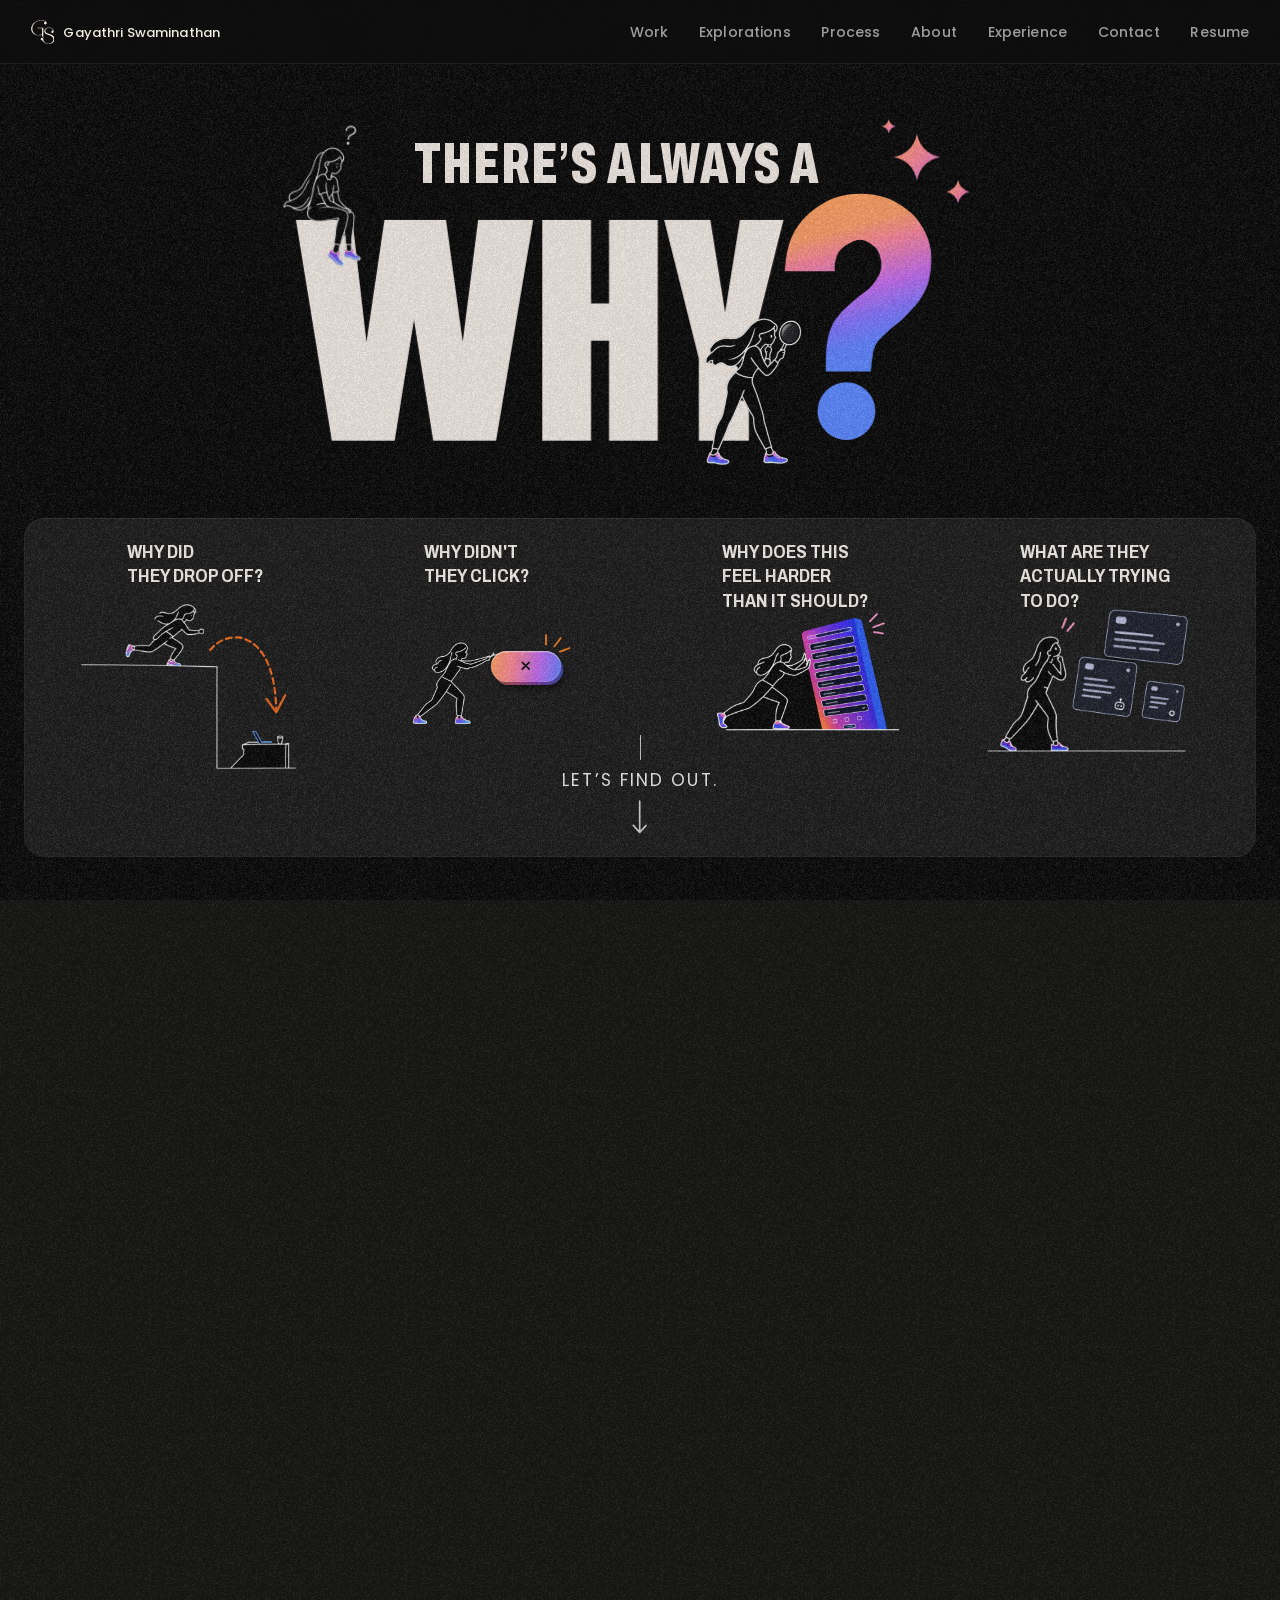
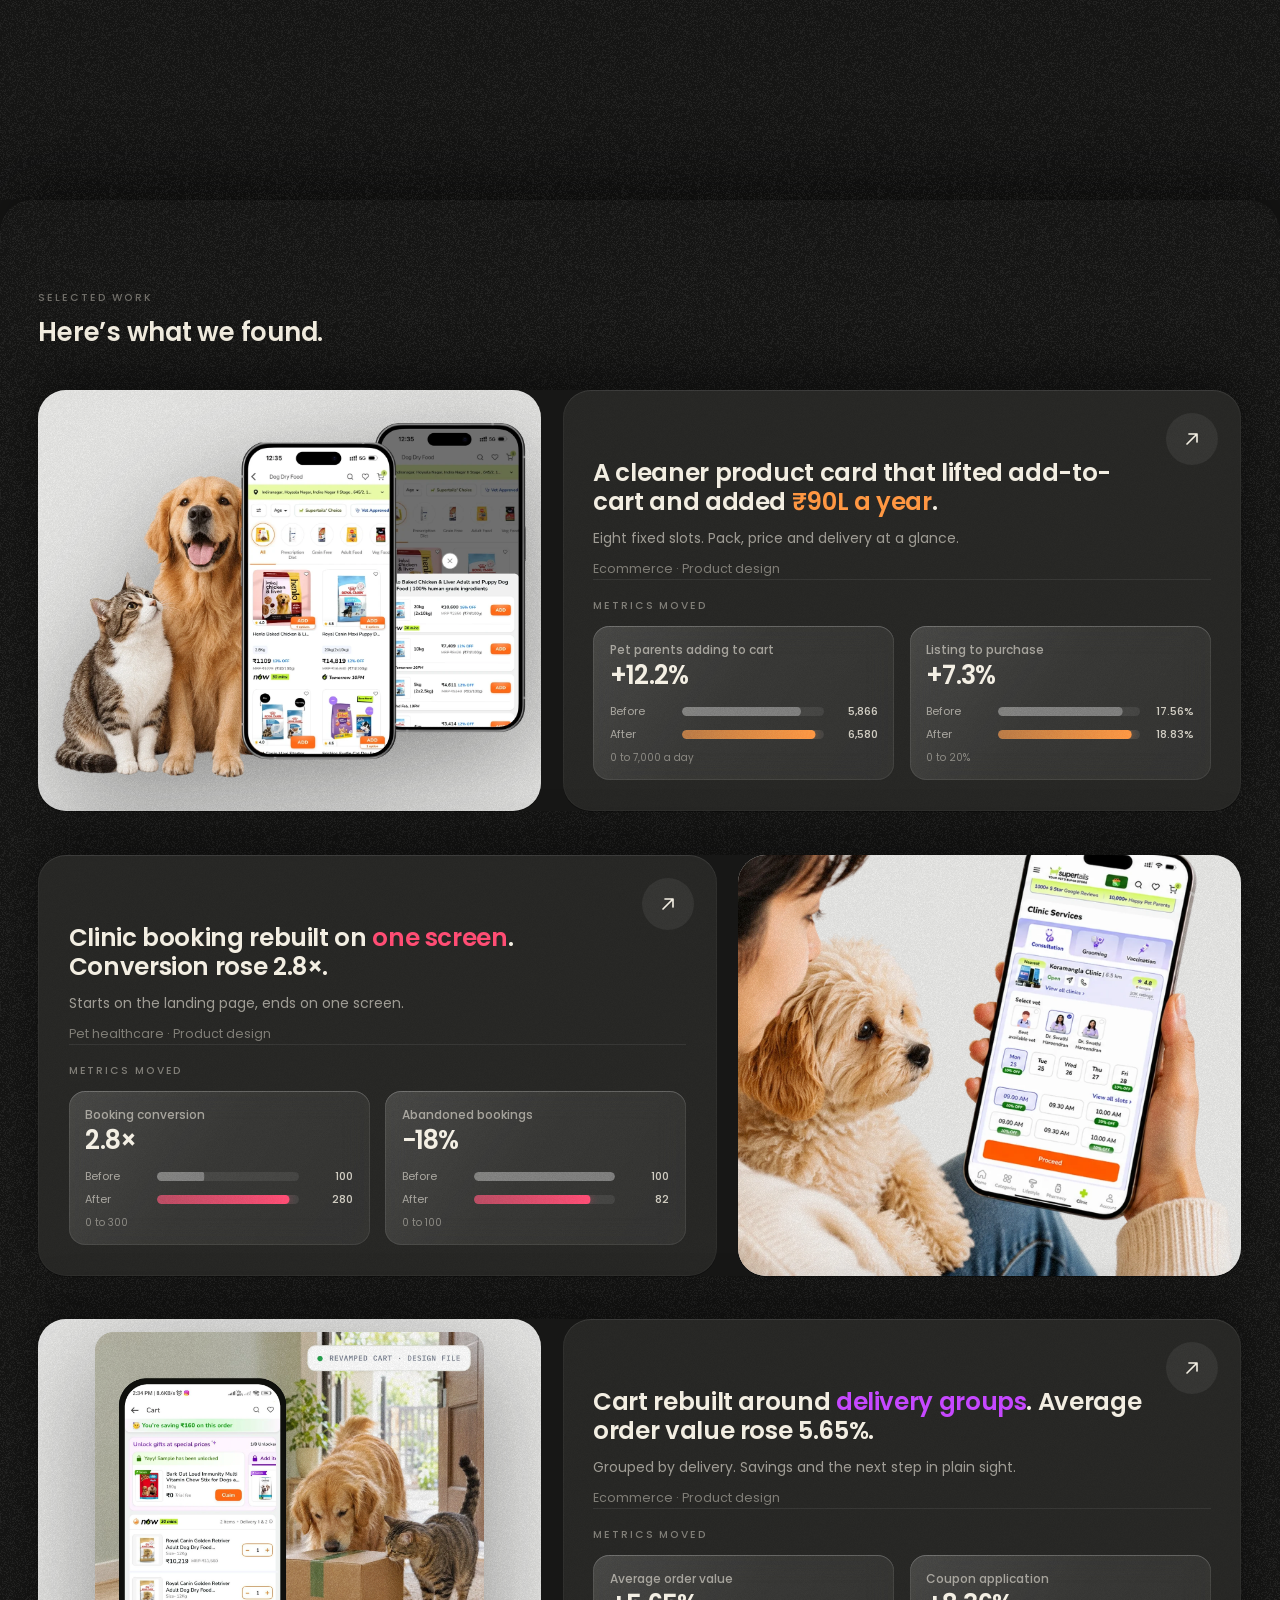
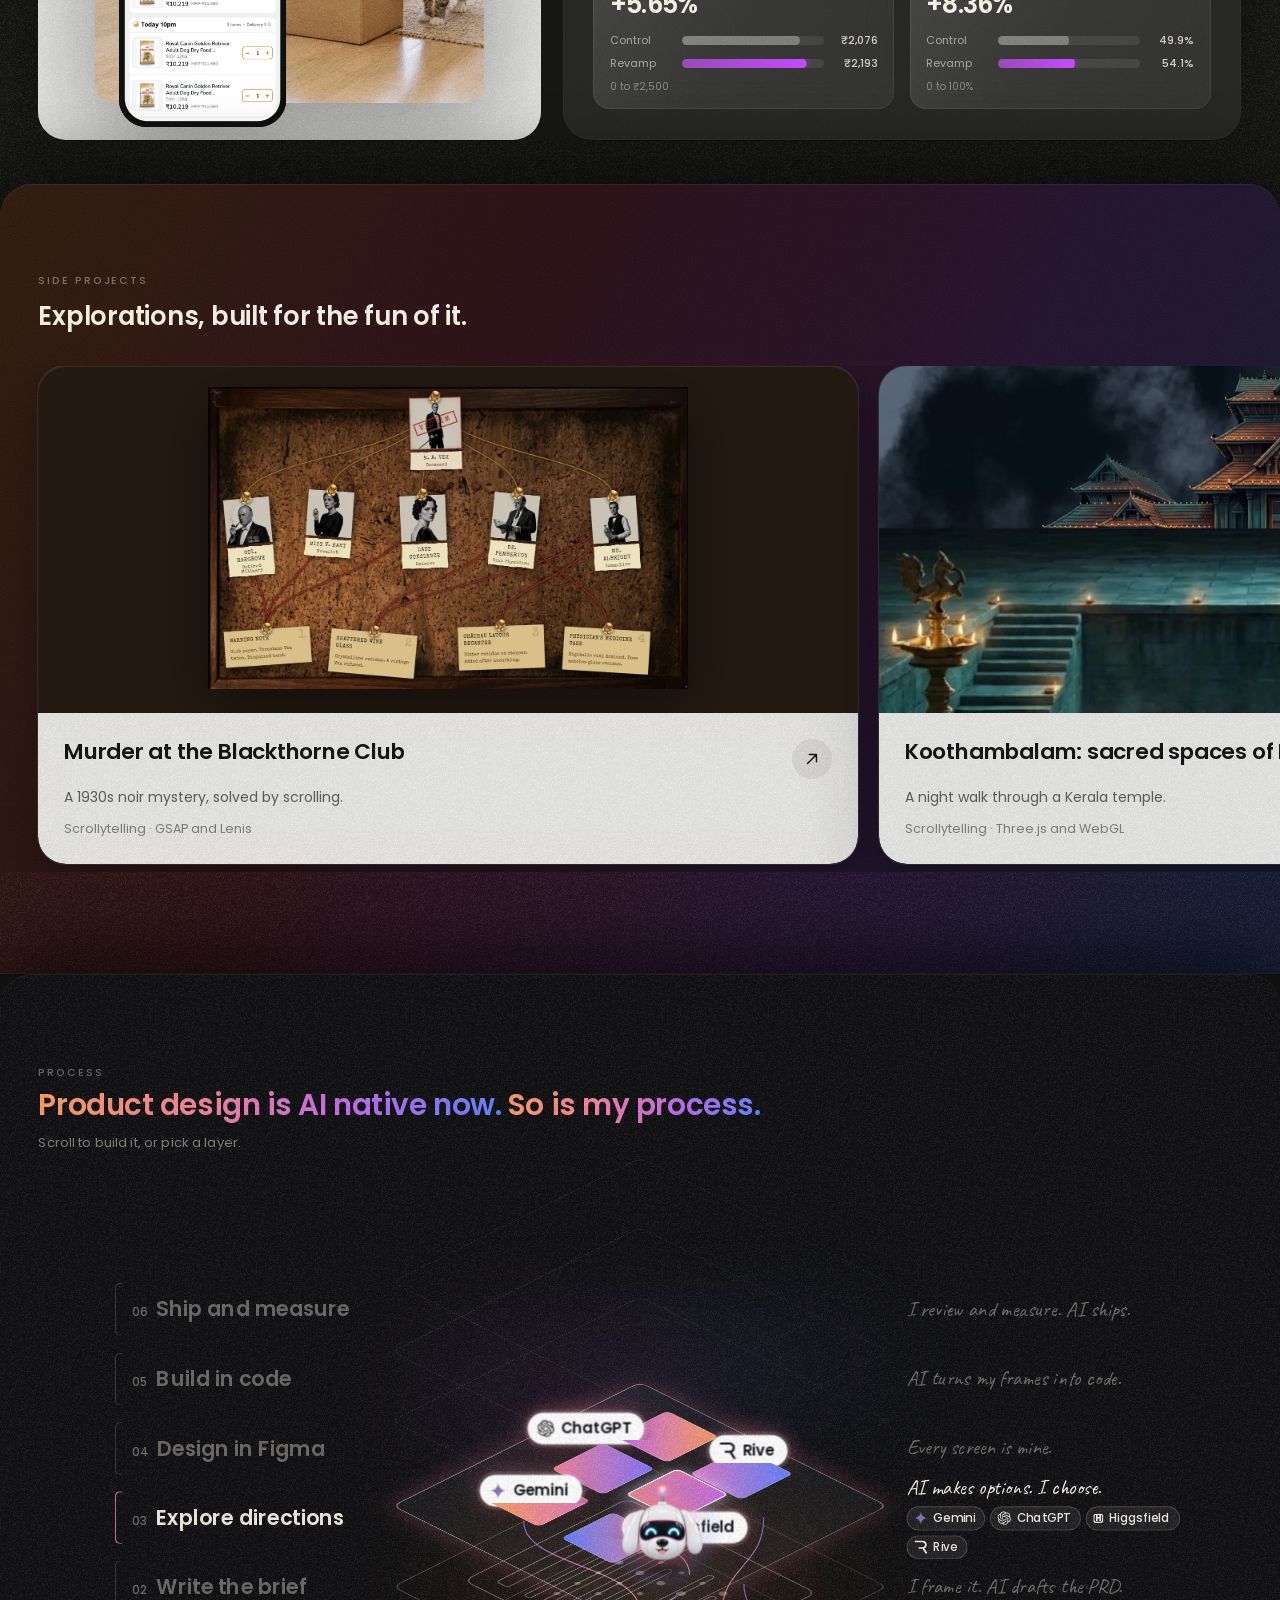
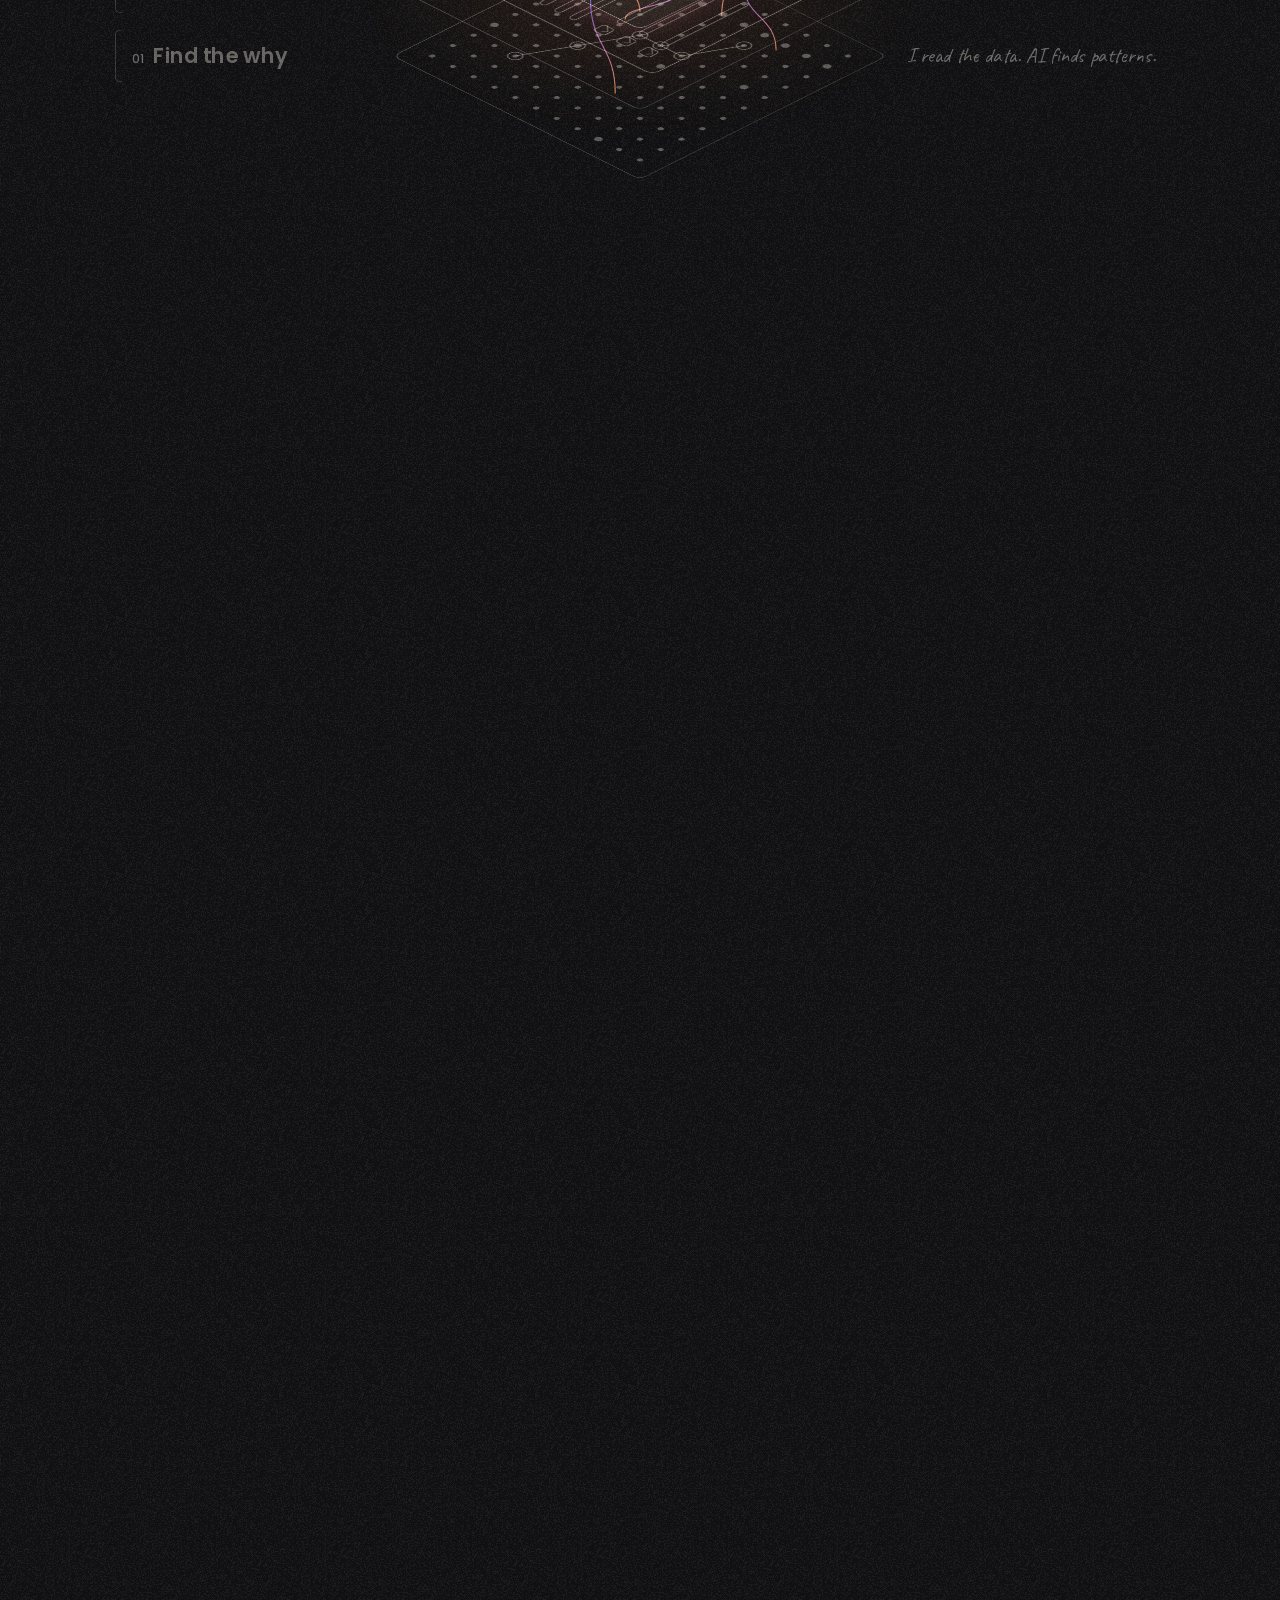
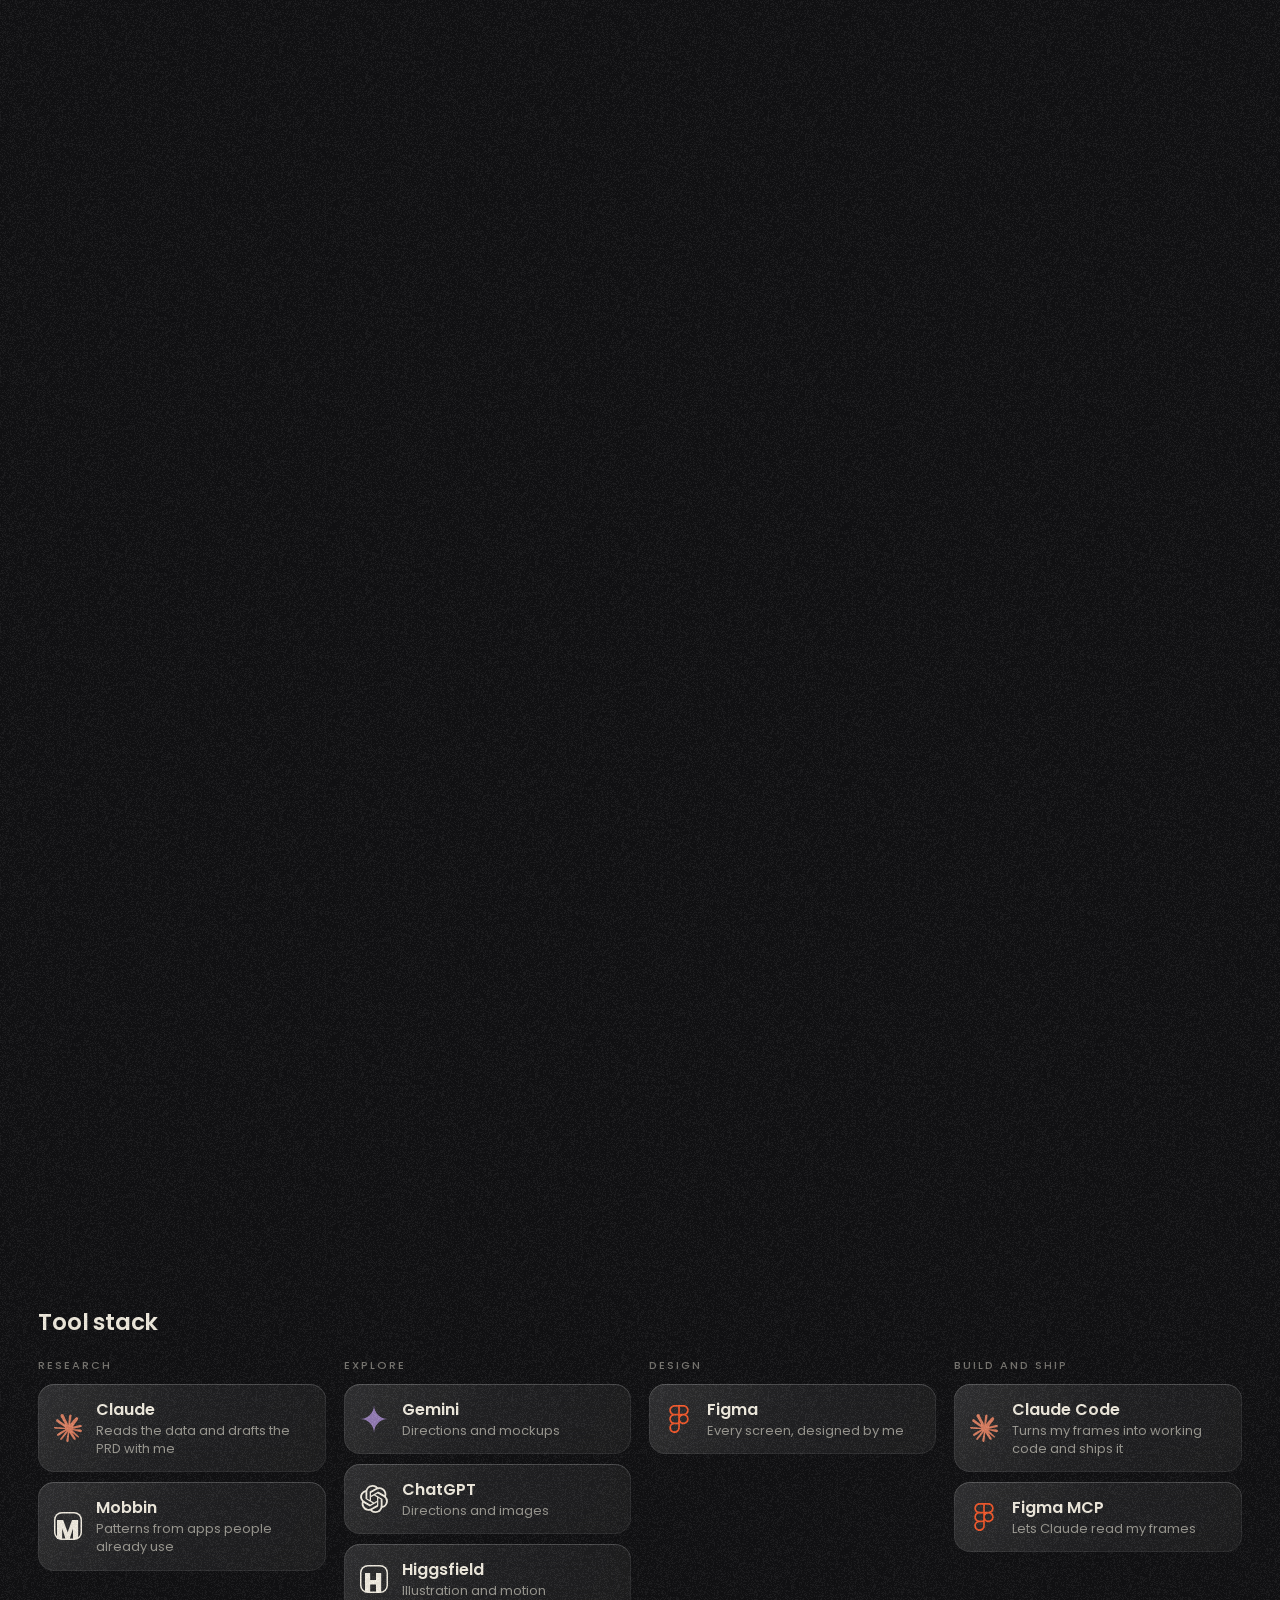
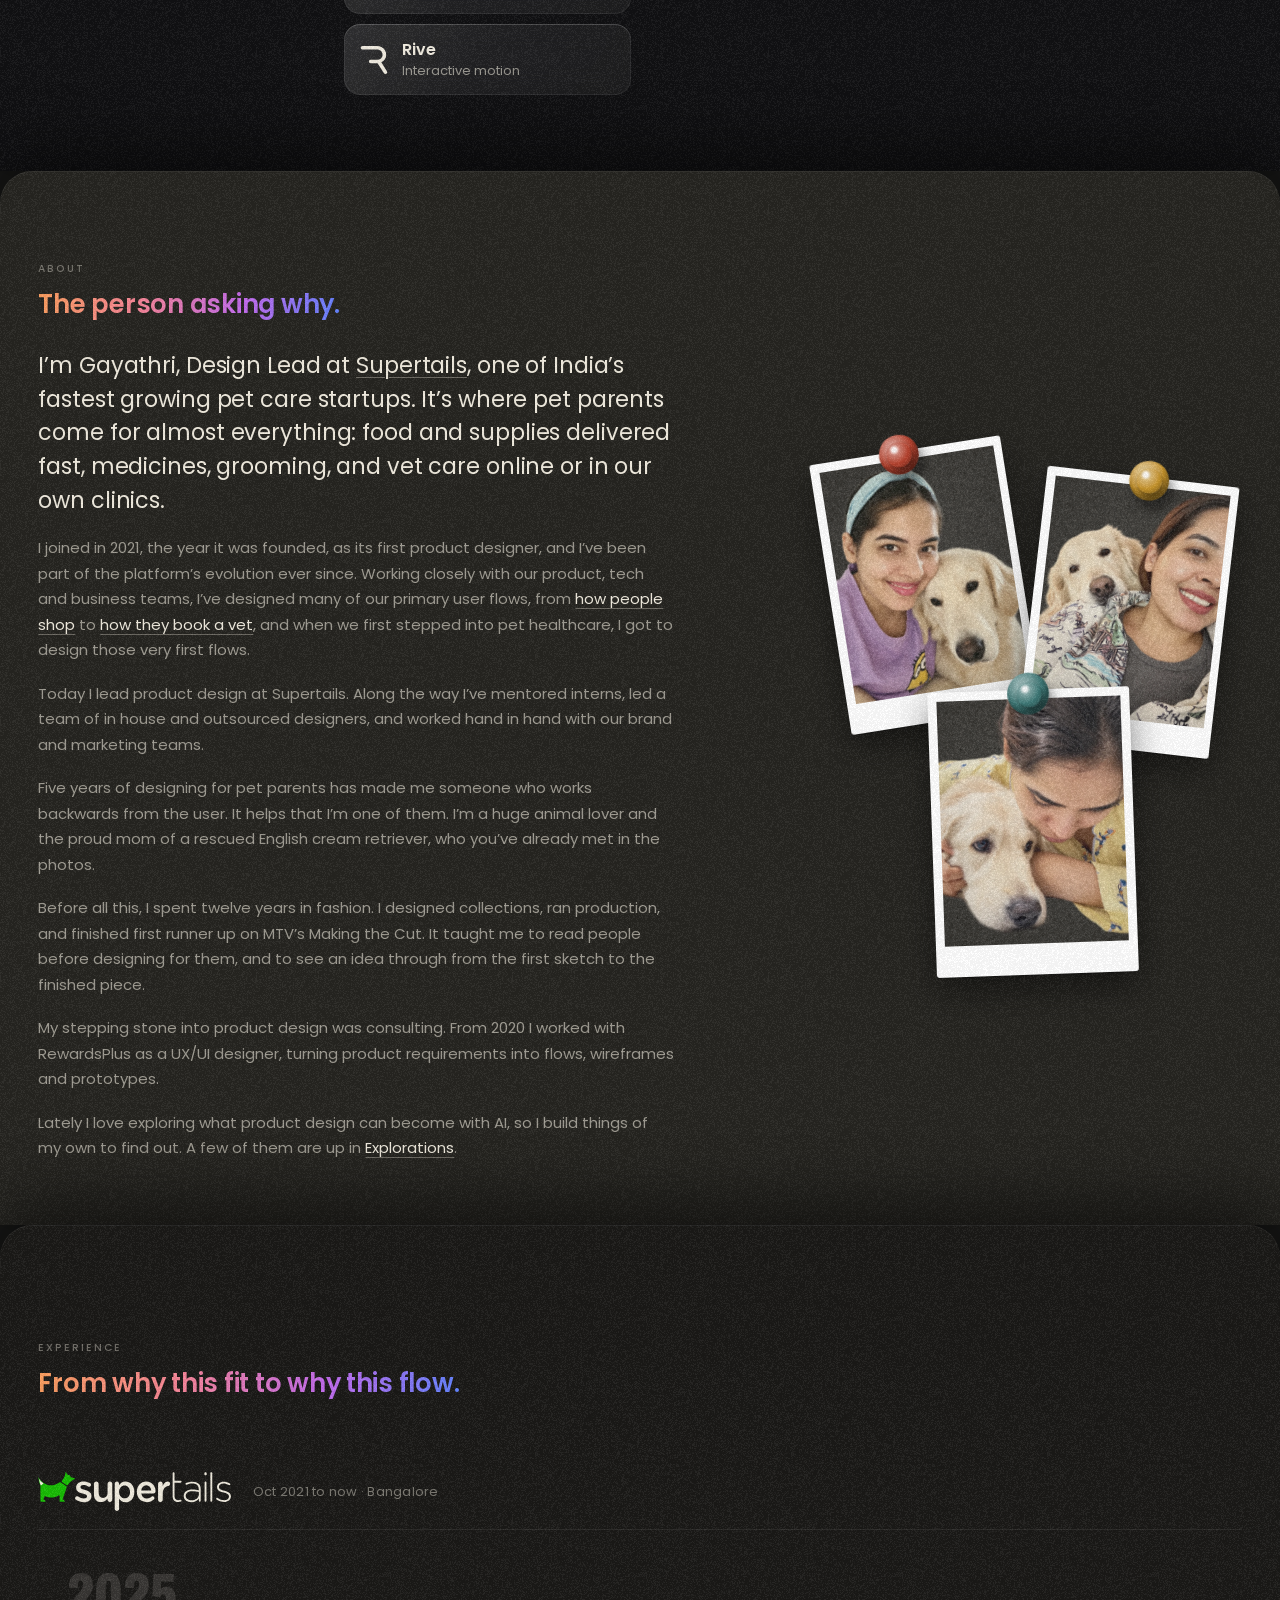
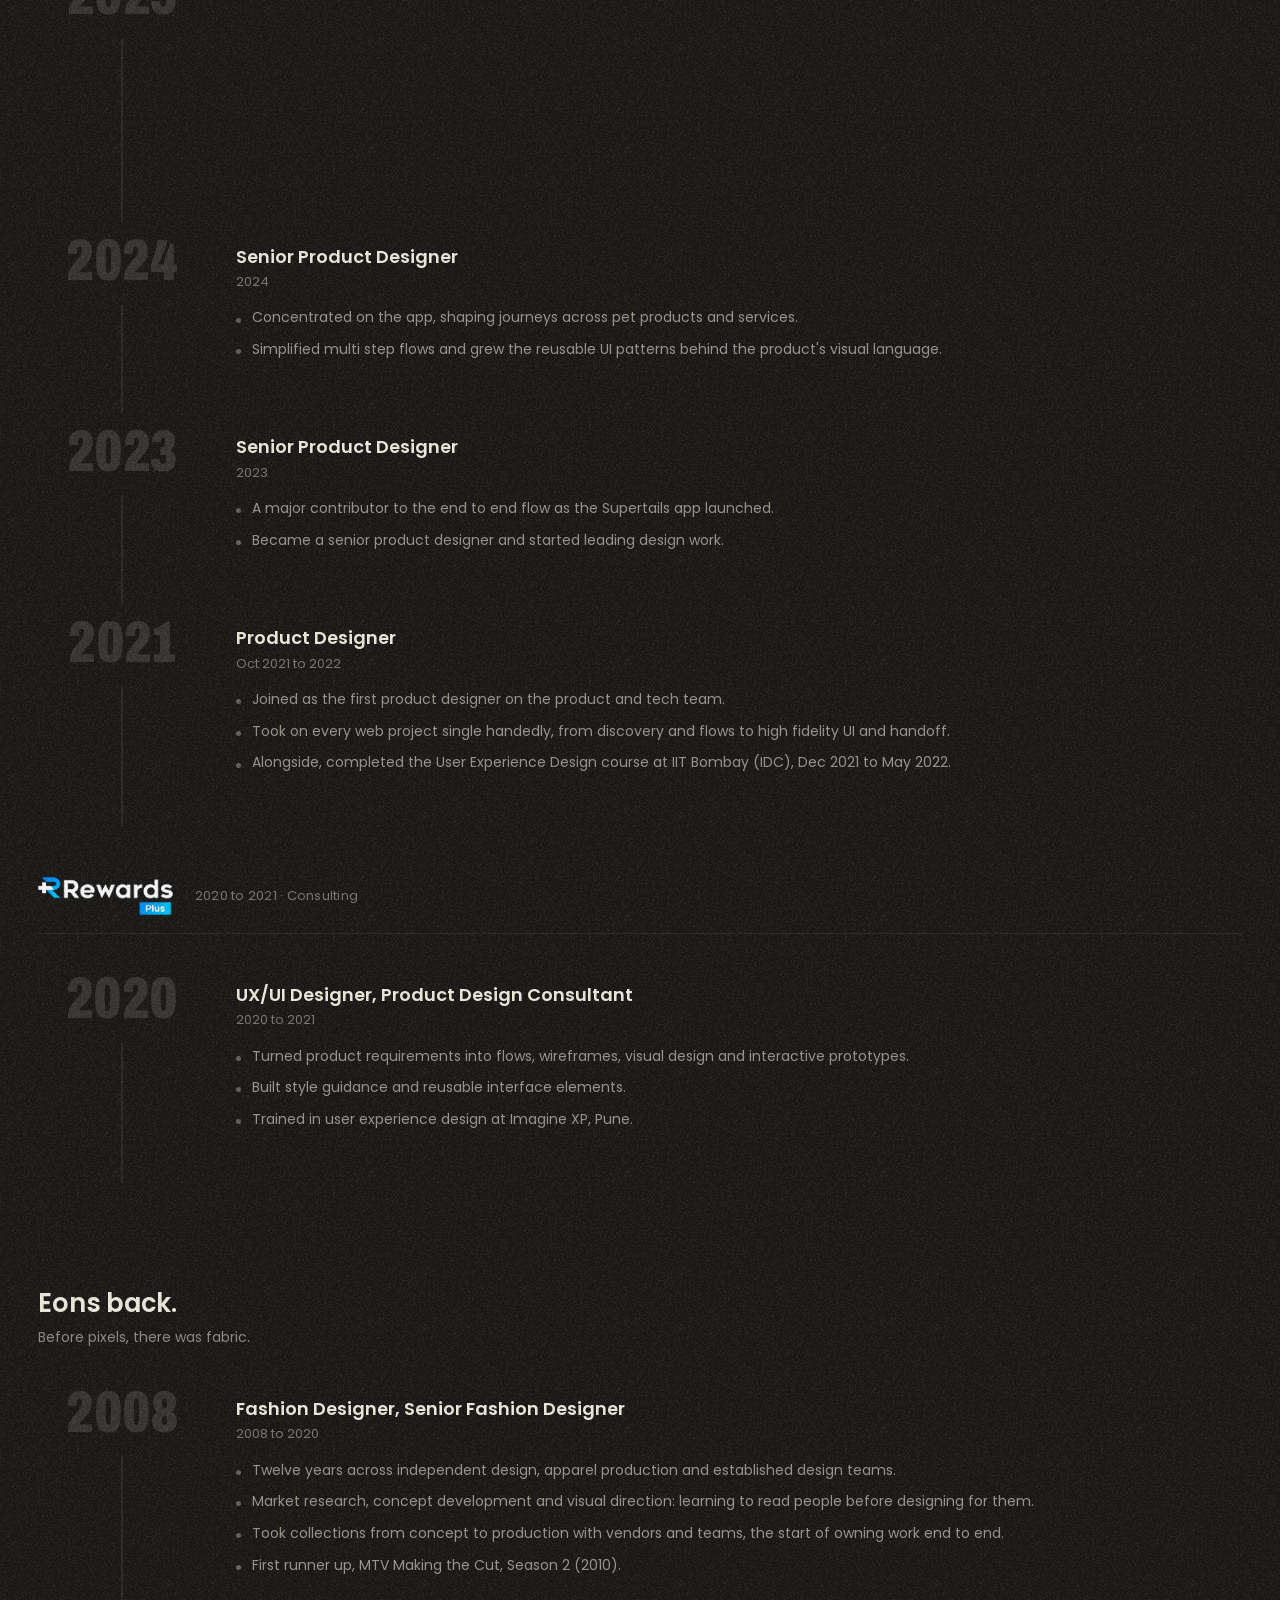
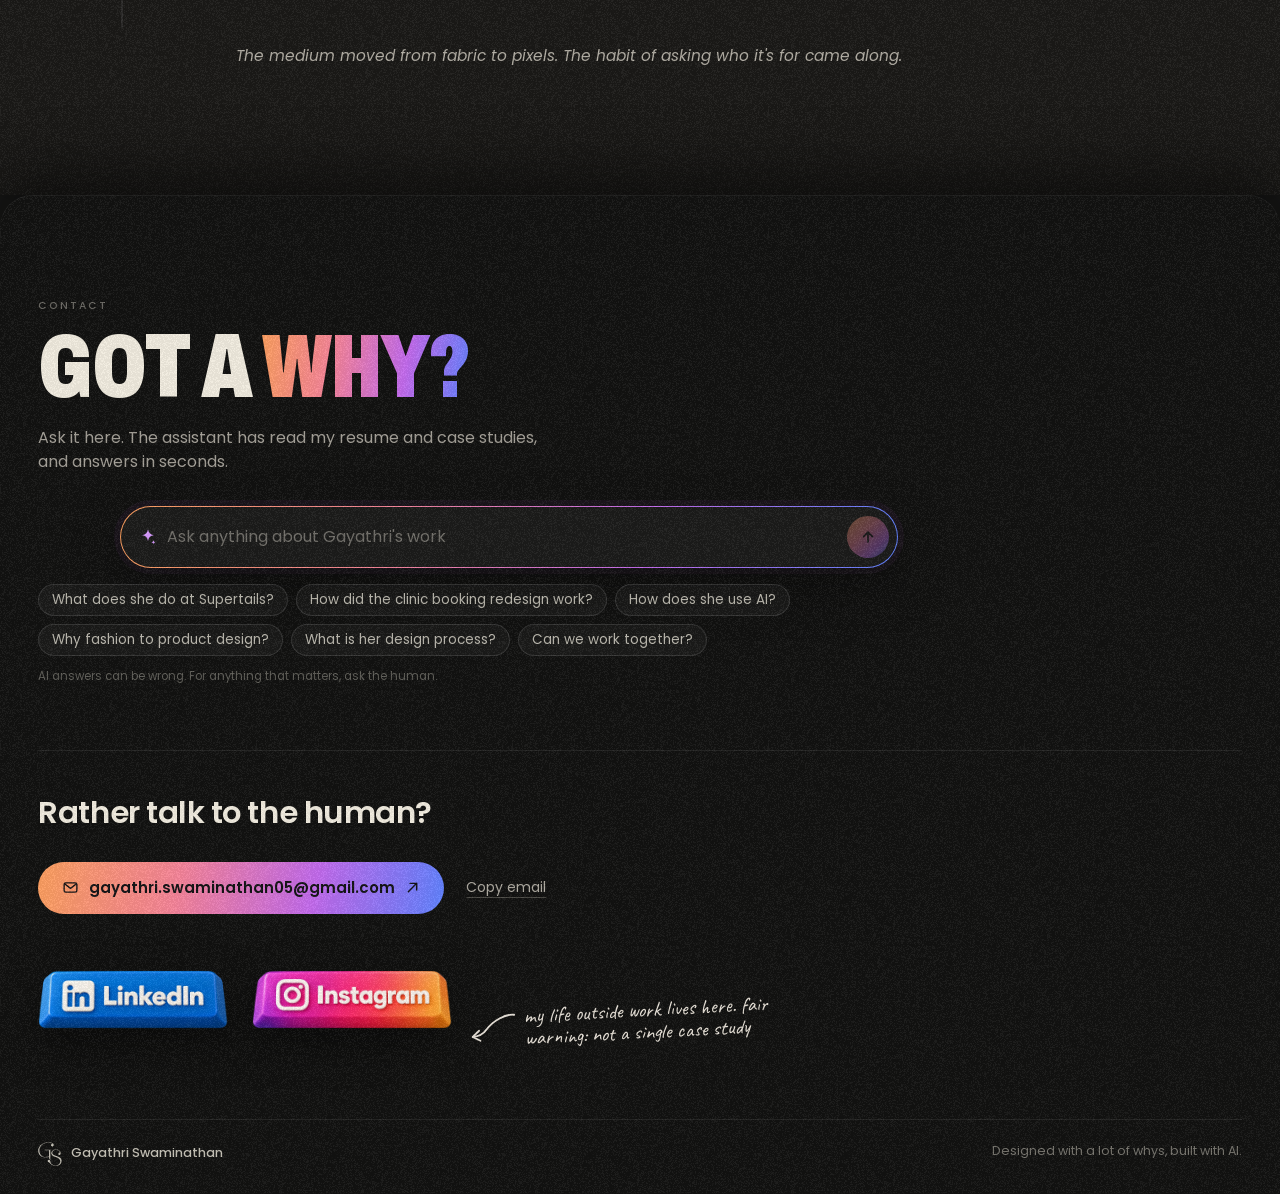
<file: index.html>
<!DOCTYPE html><html lang="en" class="poppins_8e2470b4-module__LB56Yq__variable protest_strike_3607e52d-module__Kt6MTq__variable archivo_eabb1886-module__BRVQva__variable caveat_66a72b08-module__sg_FIa__variable antialiased"><head><meta charSet="utf-8"/><meta name="viewport" content="width=device-width, initial-scale=1"/><link rel="preload" href="/_next/static/media/21ca8f3f56c22ca2-s.p.1cp9-4nby68jc.woff2" as="font" crossorigin="" type="font/woff2"/><link rel="preload" href="/_next/static/media/47fe1b7cd6e6ed85-s.p.3bh2vc0w-r-ll.woff2" as="font" crossorigin="" type="font/woff2"/><link rel="preload" href="/_next/static/media/5de307a1cf21ffb0-s.p.2mgv7i7jizf-l.woff2" as="font" crossorigin="" type="font/woff2"/><link rel="preload" href="/_next/static/media/6aac95a85db691f1-s.p.2a9uz8f7ahspn.woff2" as="font" crossorigin="" type="font/woff2"/><link rel="preload" href="/_next/static/media/829ba4228c966254-s.p.2mm3nq9i83l-m.woff2" as="font" crossorigin="" type="font/woff2"/><link rel="preload" href="/_next/static/media/8e6fa89aa22d24ec-s.p.2o7m9ogm38dql.woff2" as="font" crossorigin="" type="font/woff2"/><link rel="preload" href="/_next/static/media/9f07c7c28a9bc3ba-s.p.4385uxmy_0k50.woff2" as="font" crossorigin="" type="font/woff2"/><link rel="preload" href="/_next/static/media/a218039a3287bcfd-s.p.43zbiuwnnoiok.woff2" as="font" crossorigin="" type="font/woff2"/><link rel="preload" href="/_next/static/media/a3c039d8f46611ed-s.p.3_yl_ex5q53ou.woff2" as="font" crossorigin="" type="font/woff2"/><link rel="preload" href="/_next/static/media/a85fe84266768609-s.p.0h6ig86gwutp4.woff2" as="font" crossorigin="" type="font/woff2"/><link rel="preload" href="/_next/static/media/b06c83c7cc676c09-s.p.3yhl5gv5w-0s5.woff2" as="font" crossorigin="" type="font/woff2"/><link rel="preload" href="/_next/static/media/b6620be20ad708dd-s.p.3xsquyelyuj-f.woff2" as="font" crossorigin="" type="font/woff2"/><link rel="preload" href="/_next/static/media/c875c6f5d3e977ac-s.p.1h18_wedhzk4h.woff2" as="font" crossorigin="" type="font/woff2"/><link rel="preload" href="/_next/static/media/e2334d715941921e-s.p.3o_v2fun1jzxk.woff2" as="font" crossorigin="" type="font/woff2"/><link rel="preload" href="/_next/static/media/edcf447d6990da7e-s.p.2dp-f23wu3v3i.woff2" as="font" crossorigin="" type="font/woff2"/><link rel="preload" as="image" href="/why/sit.webp"/><link rel="preload" as="image" href="/why/look.webp"/><link rel="preload" as="image" href="/why/drop.webp"/><link rel="preload" as="image" href="/why/pull.webp"/><link rel="preload" as="image" href="/why/push.webp"/><link rel="preload" as="image" href="/why/cards.webp"/><link rel="preload" as="image" href="/experience/supertails-logo.svg"/><link rel="preload" as="image" href="/experience/rewardsplus-logo.png"/><link rel="preload" as="image" href="/mascot/still.webp"/><link rel="preload" as="image" href="/contact/linkedin-key.webp"/><link rel="stylesheet" href="/_next/static/chunks/2sc0mtvwc24vb.css" data-precedence="next"/><link rel="preload" as="script" fetchPriority="low" href="/_next/static/chunks/12aruqaur5huj.js"/><script src="/_next/static/chunks/2jsd8749xplnp.js" async=""></script><script src="/_next/static/chunks/3fcuou0n2x1yt.js" async=""></script><script src="/_next/static/chunks/turbopack-04ni4rs7bhori.js" async=""></script><script src="/_next/static/chunks/0vddkn1rm_-yq.js" async="" crossorigin=""></script><script src="/_next/static/chunks/0h2qsuyze9ds1.js" async="" crossorigin=""></script><script src="/_next/static/chunks/37dew_0vl-t8t.js" async="" crossorigin=""></script><link rel="preload" as="image" href="/contact/instagram-key.webp"/><title>Gayathri Swaminathan · Product Design Lead</title><meta name="description" content="Product design lead at Supertails. Selected work, with the numbers it moved."/><meta property="og:title" content="Gayathri Swaminathan · Product Design Lead"/><meta property="og:description" content="There&#x27;s always a why. Case studies, explorations and the numbers they moved."/><meta property="og:site_name" content="Gayathri Swaminathan"/><meta property="og:image" content="https://gayathriswaminathan.com/opengraph-image.jpg?opengraph-image.0t-5uev32_n3b.jpg"/><meta property="og:image:type" content="image/jpeg"/><meta property="og:image:width" content="1200"/><meta property="og:image:height" content="630"/><meta property="og:image:alt" content="There&#x27;s always a why: the portfolio of Gayathri Swaminathan, Product Design Lead"/><meta property="og:type" content="website"/><meta name="twitter:card" content="summary_large_image"/><meta name="twitter:title" content="Gayathri Swaminathan · Product Design Lead"/><meta name="twitter:description" content="There&#x27;s always a why. Case studies, explorations and the numbers they moved."/><meta name="twitter:image" content="https://gayathriswaminathan.com/opengraph-image.jpg?opengraph-image.0t-5uev32_n3b.jpg"/><meta name="twitter:image:alt" content="There&#x27;s always a why: the portfolio of Gayathri Swaminathan, Product Design Lead"/><meta name="twitter:image:type" content="image/jpeg"/><meta name="twitter:image:width" content="1200"/><meta name="twitter:image:height" content="630"/><link rel="icon" href="/icon.svg?icon.26cp65888qyp6.svg" sizes="any" type="image/svg+xml"/><meta name="next-size-adjust" content=""/><script src="/_next/static/chunks/0cz1d0mv5g_q7.js" noModule=""></script></head><body id="top"><div hidden=""><!--$--><!--/$--></div><div class="pre" role="progressbar" aria-label="Loading" aria-valuemin="0" aria-valuemax="100" aria-valuenow="0"><div class="pre-in"><svg viewBox="50.0 21.5 249.9 252.2" class="pre-mark" fill="currentColor" fill-rule="evenodd" aria-hidden="true"><path d="M235.00 100.12C231.92 100.46 225.67 101.29 222.12 102.11C218.58 102.93 216.62 103.70 213.75 105.06C210.88 106.41 207.25 108.56 204.88 110.24C202.50 111.91 201.27 113.08 199.50 115.12C197.73 117.17 195.63 119.94 194.24 122.50C192.84 125.06 191.80 128.04 191.11 130.50C190.43 132.96 190.27 135.42 190.12 137.25C189.98 139.08 190.09 139.96 190.25 141.50C190.41 143.04 190.47 144.42 191.11 146.50C191.75 148.58 193.09 152.02 194.10 154.00C195.11 155.98 195.83 156.78 197.17 158.38C198.50 159.97 200.38 162.01 202.12 163.54C203.87 165.08 204.40 165.72 207.62 167.58C210.85 169.44 214.83 171.80 221.50 174.71C228.17 177.62 240.71 182.18 247.62 185.06C254.54 187.94 259.25 190.06 263.00 191.99C266.75 193.91 268.03 195.00 270.12 196.62C272.22 198.25 273.97 199.92 275.58 201.75C277.20 203.58 278.78 205.98 279.81 207.62C280.83 209.27 281.03 209.46 281.71 211.62C282.39 213.79 283.51 217.85 283.88 220.62C284.24 223.40 284.06 225.85 283.88 228.25C283.69 230.65 283.39 232.52 282.74 235.00C282.08 237.48 280.92 240.85 279.94 243.12C278.97 245.40 278.05 246.90 276.89 248.62C275.73 250.35 274.71 251.73 273.00 253.50C271.29 255.27 268.69 257.67 266.62 259.22C264.56 260.77 262.94 261.68 260.62 262.79C258.31 263.90 255.98 265.01 252.75 265.88C249.52 266.74 244.88 267.65 241.25 268.00C237.62 268.35 234.69 268.34 231.00 268.00C227.31 267.66 222.71 266.80 219.12 265.94C215.54 265.09 212.69 264.21 209.50 262.86C206.31 261.51 202.31 259.24 200.00 257.83C197.69 256.43 197.28 255.90 195.62 254.44C193.97 252.99 191.70 250.95 190.08 249.12C188.47 247.30 187.25 245.67 185.93 243.50C184.61 241.33 183.66 240.50 182.14 236.12C180.61 231.75 178.03 220.90 176.78 217.25C175.53 213.60 175.46 215.15 174.62 214.25C173.79 213.35 172.79 212.51 171.75 211.85C170.71 211.18 169.29 210.59 168.38 210.26C167.46 209.94 167.31 209.91 166.25 209.88C165.19 209.84 163.29 209.78 162.00 210.06C160.71 210.34 159.51 210.96 158.50 211.56C157.49 212.15 156.66 212.88 155.93 213.62C155.20 214.37 154.59 215.15 154.11 216.00C153.63 216.85 153.30 217.62 153.06 218.75C152.81 219.88 152.61 221.58 152.62 222.75C152.64 223.92 152.88 224.85 153.12 225.75C153.37 226.65 153.34 226.99 154.11 228.12C154.88 229.26 156.60 231.50 157.75 232.58C158.90 233.67 159.38 233.89 161.00 234.64C162.62 235.39 163.58 234.07 167.50 237.08C171.42 240.10 180.65 249.33 184.50 252.74C188.35 256.14 188.21 255.85 190.62 257.51C193.04 259.17 195.67 261.00 199.00 262.69C202.33 264.39 207.42 266.50 210.62 267.68C213.83 268.87 215.44 269.21 218.25 269.81C221.06 270.40 223.81 270.93 227.50 271.25C231.19 271.57 236.67 271.82 240.38 271.75C244.08 271.68 246.12 271.48 249.75 270.81C253.38 270.13 258.33 269.04 262.12 267.69C265.92 266.35 269.92 264.11 272.50 262.72C275.08 261.33 275.98 260.59 277.62 259.36C279.27 258.14 281.01 256.62 282.38 255.38C283.74 254.13 284.56 253.33 285.81 251.88C287.06 250.42 288.38 249.08 289.88 246.62C291.38 244.17 293.65 239.79 294.81 237.12C295.96 234.46 296.29 233.56 296.81 230.62C297.32 227.69 297.89 222.96 297.88 219.50C297.86 216.04 297.45 212.79 296.74 209.88C296.02 206.96 294.47 203.92 293.60 202.00C292.73 200.08 292.50 199.79 291.53 198.38C290.56 196.96 289.60 195.39 287.76 193.50C285.93 191.61 283.65 189.29 280.50 187.06C277.35 184.82 272.69 182.11 268.88 180.11C265.06 178.11 264.23 177.77 257.62 175.06C251.02 172.34 236.08 166.69 229.25 163.81C222.42 160.92 220.04 159.67 216.62 157.76C213.21 155.86 210.60 153.86 208.75 152.38C206.90 150.89 206.47 150.08 205.53 148.88C204.59 147.67 203.89 146.85 203.11 145.12C202.33 143.40 201.22 141.15 200.86 138.50C200.50 135.85 200.72 131.56 200.94 129.25C201.17 126.94 201.69 126.04 202.19 124.62C202.70 123.21 203.00 122.31 203.99 120.75C204.97 119.19 206.39 117.03 208.12 115.25C209.86 113.47 211.94 111.53 214.38 110.04C216.81 108.56 220.65 107.18 222.75 106.35C224.85 105.51 225.38 105.39 227.00 105.04C228.62 104.69 230.15 104.41 232.50 104.24C234.85 104.06 238.21 103.86 241.12 104.00C244.04 104.14 246.81 104.36 250.00 105.06C253.19 105.75 257.35 107.07 260.25 108.18C263.15 109.29 265.21 110.33 267.38 111.69C269.54 113.06 271.69 114.82 273.25 116.38C274.81 117.93 275.94 119.77 276.71 121.00C277.48 122.23 277.63 122.60 277.89 123.75C278.15 124.90 278.25 126.75 278.25 127.88C278.25 129.00 278.30 129.46 277.86 130.50C277.42 131.54 277.16 132.82 275.62 134.12C274.09 135.43 270.21 137.20 268.62 138.35C267.04 139.49 266.86 139.79 266.10 141.00C265.34 142.21 264.38 144.02 264.06 145.62C263.73 147.23 263.85 149.23 264.12 150.62C264.40 152.02 265.12 153.07 265.72 154.00C266.33 154.93 267.00 155.58 267.75 156.19C268.50 156.81 269.29 157.34 270.25 157.71C271.21 158.07 272.02 158.41 273.50 158.38C274.98 158.34 277.79 157.90 279.12 157.51C280.46 157.13 280.56 156.92 281.50 156.08C282.44 155.25 283.92 153.72 284.79 152.50C285.66 151.28 286.23 150.00 286.71 148.75C287.19 147.50 287.44 146.31 287.68 145.00C287.92 143.69 288.11 142.79 288.12 140.88C288.14 138.96 288.00 135.50 287.78 133.50C287.55 131.50 287.23 130.35 286.76 128.88C286.30 127.40 285.83 126.23 285.00 124.62C284.17 123.02 282.72 120.62 281.78 119.25C280.84 117.88 280.96 117.91 279.38 116.38C277.79 114.84 274.33 111.63 272.25 110.06C270.17 108.48 268.77 107.88 266.88 106.90C264.98 105.93 263.69 105.16 260.88 104.21C258.06 103.26 253.38 101.88 250.00 101.19C246.62 100.51 243.12 100.30 240.62 100.12C238.12 99.95 238.08 99.79 235.00 100.12ZM130.25 27.04C126.98 27.89 122.77 29.17 119.75 30.19C116.73 31.22 114.75 32.03 112.12 33.17C109.50 34.30 106.79 35.53 104.00 36.99C101.21 38.45 97.98 40.30 95.38 41.93C92.77 43.56 90.90 44.86 88.38 46.79C85.85 48.72 82.58 51.40 80.25 53.50C77.92 55.60 76.21 57.40 74.38 59.38C72.54 61.35 70.92 63.15 69.22 65.38C67.52 67.60 65.86 69.98 64.18 72.75C62.50 75.52 60.81 78.15 59.14 82.00C57.47 85.85 55.28 91.90 54.15 95.88C53.02 99.85 52.71 103.40 52.35 105.88C51.99 108.35 52.02 108.21 52.00 110.75C51.98 113.29 51.89 117.60 52.25 121.12C52.61 124.65 53.50 129.10 54.14 131.88C54.77 134.65 54.96 135.17 56.06 137.75C57.15 140.33 59.35 144.90 60.71 147.38C62.07 149.85 62.86 150.79 64.22 152.62C65.58 154.46 66.33 155.86 68.88 158.38C71.42 160.89 76.38 165.33 79.50 167.74C82.62 170.14 84.48 171.13 87.62 172.79C90.77 174.45 94.88 176.37 98.38 177.69C101.88 179.02 105.31 179.93 108.62 180.74C111.94 181.54 113.65 182.16 118.25 182.54C122.85 182.92 132.38 183.00 136.25 183.00C140.12 183.00 139.04 182.93 141.50 182.56C143.96 182.18 146.98 181.83 151.00 180.74C155.02 179.64 163.09 176.59 165.61 175.99C168.13 175.38 166.02 175.75 166.12 177.12C166.23 178.50 166.09 182.10 166.25 184.25C166.41 186.40 166.62 188.02 167.08 190.00C167.55 191.98 167.82 193.50 169.06 196.12C170.29 198.75 173.00 203.38 174.50 205.75C176.00 208.12 177.25 209.44 178.06 210.38C178.87 211.31 179.08 211.31 179.36 211.38C179.64 211.44 179.69 228.48 179.75 210.75C179.81 193.02 179.84 122.80 179.75 105.00C179.66 87.20 179.82 104.20 179.24 103.97C178.65 103.74 185.91 103.68 176.25 103.62C166.59 103.57 130.63 103.50 121.25 103.62C111.87 103.75 120.19 103.77 119.97 104.38C119.75 104.98 119.74 106.65 119.93 107.25C120.12 107.85 113.63 107.88 121.12 108.00C128.62 108.12 157.41 107.90 164.88 108.00C172.34 108.10 165.71 98.23 165.90 108.62C166.09 119.02 166.12 159.93 166.03 170.38C165.94 180.82 166.71 170.56 165.38 171.28C164.04 172.00 160.92 173.62 158.00 174.69C155.08 175.77 151.69 176.97 147.88 177.75C144.06 178.53 139.00 179.10 135.12 179.38C131.25 179.65 128.19 179.63 124.62 179.38C121.06 179.12 117.96 178.95 113.75 177.85C109.54 176.75 103.58 174.75 99.38 172.76C95.17 170.78 91.91 168.68 88.50 165.94C85.09 163.21 81.64 159.72 78.92 156.38C76.19 153.03 73.80 148.77 72.15 145.88C70.50 142.98 69.83 141.08 69.01 139.00C68.19 136.92 67.84 135.77 67.24 133.38C66.63 130.98 65.84 127.77 65.39 124.62C64.93 121.48 64.65 117.15 64.50 114.50C64.35 111.85 64.26 111.88 64.50 108.75C64.74 105.62 65.20 99.83 65.94 95.75C66.69 91.67 67.60 88.08 68.97 84.25C70.35 80.42 72.50 75.98 74.19 72.75C75.89 69.52 76.93 67.83 79.12 64.88C81.32 61.92 85.15 57.45 87.38 55.00C89.60 52.55 90.52 51.85 92.50 50.18C94.48 48.51 96.23 46.99 99.25 45.00C102.27 43.01 107.58 39.92 110.62 38.26C113.67 36.61 114.92 36.12 117.50 35.06C120.08 33.99 123.65 32.69 126.12 31.88C128.60 31.06 129.58 30.77 132.38 30.14C135.17 29.51 138.94 28.63 142.88 28.08C146.81 27.54 152.65 27.08 156.00 26.88C159.35 26.67 159.75 26.66 163.00 26.88C166.25 27.09 171.98 27.64 175.50 28.18C179.02 28.72 181.83 29.46 184.12 30.10C186.42 30.74 187.40 31.16 189.25 32.01C191.10 32.87 193.58 34.04 195.25 35.22C196.92 36.41 198.58 38.37 199.26 39.12C199.95 39.88 199.44 39.55 199.38 39.75C199.31 39.95 199.75 39.95 198.88 40.31C198.00 40.66 195.46 41.22 194.12 41.88C192.79 42.53 191.72 43.49 190.88 44.26C190.03 45.03 189.66 45.44 189.06 46.50C188.45 47.56 187.58 49.12 187.24 50.62C186.89 52.12 186.98 54.31 187.00 55.50C187.02 56.69 187.03 56.75 187.38 57.75C187.72 58.75 188.33 60.36 189.06 61.50C189.78 62.64 190.88 63.78 191.75 64.58C192.62 65.39 193.29 65.82 194.25 66.35C195.21 66.87 195.85 67.48 197.50 67.72C199.15 67.97 202.48 68.02 204.12 67.82C205.77 67.62 206.33 67.08 207.38 66.51C208.42 65.95 209.34 65.53 210.38 64.44C211.41 63.36 212.85 61.37 213.58 60.00C214.32 58.63 214.56 57.46 214.79 56.25C215.03 55.04 215.20 54.31 215.00 52.75C214.80 51.19 214.14 48.44 213.61 46.88C213.08 45.31 213.04 45.01 211.83 43.38C210.63 41.74 208.12 38.71 206.38 37.06C204.63 35.40 203.27 34.63 201.38 33.46C199.48 32.29 197.48 31.12 195.00 30.04C192.52 28.97 189.15 27.81 186.50 27.00C183.85 26.19 181.60 25.67 179.12 25.19C176.65 24.72 174.42 24.41 171.62 24.12C168.83 23.84 166.38 23.50 162.38 23.50C158.38 23.50 151.46 23.86 147.62 24.12C143.79 24.39 142.27 24.60 139.38 25.08C136.48 25.57 133.52 26.19 130.25 27.04Z"></path></svg><p class="pre-name">Gayathri Swaminathan</p><div class="pre-bar"><i></i></div><div class="pre-meta"><span>Product design works</span><b><span>0</span>%</b></div></div><noscript><style>.pre{display:none!important}</style></noscript></div><header class="nav"><div class="nav-row"><a href="#top" class="nav-brand" aria-label="Gayathri Swaminathan, back to the top"><svg viewBox="50.0 21.5 249.9 252.2" class="nav-brand-mark" fill="currentColor" fill-rule="evenodd" aria-hidden="true"><path d="M235.00 100.12C231.92 100.46 225.67 101.29 222.12 102.11C218.58 102.93 216.62 103.70 213.75 105.06C210.88 106.41 207.25 108.56 204.88 110.24C202.50 111.91 201.27 113.08 199.50 115.12C197.73 117.17 195.63 119.94 194.24 122.50C192.84 125.06 191.80 128.04 191.11 130.50C190.43 132.96 190.27 135.42 190.12 137.25C189.98 139.08 190.09 139.96 190.25 141.50C190.41 143.04 190.47 144.42 191.11 146.50C191.75 148.58 193.09 152.02 194.10 154.00C195.11 155.98 195.83 156.78 197.17 158.38C198.50 159.97 200.38 162.01 202.12 163.54C203.87 165.08 204.40 165.72 207.62 167.58C210.85 169.44 214.83 171.80 221.50 174.71C228.17 177.62 240.71 182.18 247.62 185.06C254.54 187.94 259.25 190.06 263.00 191.99C266.75 193.91 268.03 195.00 270.12 196.62C272.22 198.25 273.97 199.92 275.58 201.75C277.20 203.58 278.78 205.98 279.81 207.62C280.83 209.27 281.03 209.46 281.71 211.62C282.39 213.79 283.51 217.85 283.88 220.62C284.24 223.40 284.06 225.85 283.88 228.25C283.69 230.65 283.39 232.52 282.74 235.00C282.08 237.48 280.92 240.85 279.94 243.12C278.97 245.40 278.05 246.90 276.89 248.62C275.73 250.35 274.71 251.73 273.00 253.50C271.29 255.27 268.69 257.67 266.62 259.22C264.56 260.77 262.94 261.68 260.62 262.79C258.31 263.90 255.98 265.01 252.75 265.88C249.52 266.74 244.88 267.65 241.25 268.00C237.62 268.35 234.69 268.34 231.00 268.00C227.31 267.66 222.71 266.80 219.12 265.94C215.54 265.09 212.69 264.21 209.50 262.86C206.31 261.51 202.31 259.24 200.00 257.83C197.69 256.43 197.28 255.90 195.62 254.44C193.97 252.99 191.70 250.95 190.08 249.12C188.47 247.30 187.25 245.67 185.93 243.50C184.61 241.33 183.66 240.50 182.14 236.12C180.61 231.75 178.03 220.90 176.78 217.25C175.53 213.60 175.46 215.15 174.62 214.25C173.79 213.35 172.79 212.51 171.75 211.85C170.71 211.18 169.29 210.59 168.38 210.26C167.46 209.94 167.31 209.91 166.25 209.88C165.19 209.84 163.29 209.78 162.00 210.06C160.71 210.34 159.51 210.96 158.50 211.56C157.49 212.15 156.66 212.88 155.93 213.62C155.20 214.37 154.59 215.15 154.11 216.00C153.63 216.85 153.30 217.62 153.06 218.75C152.81 219.88 152.61 221.58 152.62 222.75C152.64 223.92 152.88 224.85 153.12 225.75C153.37 226.65 153.34 226.99 154.11 228.12C154.88 229.26 156.60 231.50 157.75 232.58C158.90 233.67 159.38 233.89 161.00 234.64C162.62 235.39 163.58 234.07 167.50 237.08C171.42 240.10 180.65 249.33 184.50 252.74C188.35 256.14 188.21 255.85 190.62 257.51C193.04 259.17 195.67 261.00 199.00 262.69C202.33 264.39 207.42 266.50 210.62 267.68C213.83 268.87 215.44 269.21 218.25 269.81C221.06 270.40 223.81 270.93 227.50 271.25C231.19 271.57 236.67 271.82 240.38 271.75C244.08 271.68 246.12 271.48 249.75 270.81C253.38 270.13 258.33 269.04 262.12 267.69C265.92 266.35 269.92 264.11 272.50 262.72C275.08 261.33 275.98 260.59 277.62 259.36C279.27 258.14 281.01 256.62 282.38 255.38C283.74 254.13 284.56 253.33 285.81 251.88C287.06 250.42 288.38 249.08 289.88 246.62C291.38 244.17 293.65 239.79 294.81 237.12C295.96 234.46 296.29 233.56 296.81 230.62C297.32 227.69 297.89 222.96 297.88 219.50C297.86 216.04 297.45 212.79 296.74 209.88C296.02 206.96 294.47 203.92 293.60 202.00C292.73 200.08 292.50 199.79 291.53 198.38C290.56 196.96 289.60 195.39 287.76 193.50C285.93 191.61 283.65 189.29 280.50 187.06C277.35 184.82 272.69 182.11 268.88 180.11C265.06 178.11 264.23 177.77 257.62 175.06C251.02 172.34 236.08 166.69 229.25 163.81C222.42 160.92 220.04 159.67 216.62 157.76C213.21 155.86 210.60 153.86 208.75 152.38C206.90 150.89 206.47 150.08 205.53 148.88C204.59 147.67 203.89 146.85 203.11 145.12C202.33 143.40 201.22 141.15 200.86 138.50C200.50 135.85 200.72 131.56 200.94 129.25C201.17 126.94 201.69 126.04 202.19 124.62C202.70 123.21 203.00 122.31 203.99 120.75C204.97 119.19 206.39 117.03 208.12 115.25C209.86 113.47 211.94 111.53 214.38 110.04C216.81 108.56 220.65 107.18 222.75 106.35C224.85 105.51 225.38 105.39 227.00 105.04C228.62 104.69 230.15 104.41 232.50 104.24C234.85 104.06 238.21 103.86 241.12 104.00C244.04 104.14 246.81 104.36 250.00 105.06C253.19 105.75 257.35 107.07 260.25 108.18C263.15 109.29 265.21 110.33 267.38 111.69C269.54 113.06 271.69 114.82 273.25 116.38C274.81 117.93 275.94 119.77 276.71 121.00C277.48 122.23 277.63 122.60 277.89 123.75C278.15 124.90 278.25 126.75 278.25 127.88C278.25 129.00 278.30 129.46 277.86 130.50C277.42 131.54 277.16 132.82 275.62 134.12C274.09 135.43 270.21 137.20 268.62 138.35C267.04 139.49 266.86 139.79 266.10 141.00C265.34 142.21 264.38 144.02 264.06 145.62C263.73 147.23 263.85 149.23 264.12 150.62C264.40 152.02 265.12 153.07 265.72 154.00C266.33 154.93 267.00 155.58 267.75 156.19C268.50 156.81 269.29 157.34 270.25 157.71C271.21 158.07 272.02 158.41 273.50 158.38C274.98 158.34 277.79 157.90 279.12 157.51C280.46 157.13 280.56 156.92 281.50 156.08C282.44 155.25 283.92 153.72 284.79 152.50C285.66 151.28 286.23 150.00 286.71 148.75C287.19 147.50 287.44 146.31 287.68 145.00C287.92 143.69 288.11 142.79 288.12 140.88C288.14 138.96 288.00 135.50 287.78 133.50C287.55 131.50 287.23 130.35 286.76 128.88C286.30 127.40 285.83 126.23 285.00 124.62C284.17 123.02 282.72 120.62 281.78 119.25C280.84 117.88 280.96 117.91 279.38 116.38C277.79 114.84 274.33 111.63 272.25 110.06C270.17 108.48 268.77 107.88 266.88 106.90C264.98 105.93 263.69 105.16 260.88 104.21C258.06 103.26 253.38 101.88 250.00 101.19C246.62 100.51 243.12 100.30 240.62 100.12C238.12 99.95 238.08 99.79 235.00 100.12ZM130.25 27.04C126.98 27.89 122.77 29.17 119.75 30.19C116.73 31.22 114.75 32.03 112.12 33.17C109.50 34.30 106.79 35.53 104.00 36.99C101.21 38.45 97.98 40.30 95.38 41.93C92.77 43.56 90.90 44.86 88.38 46.79C85.85 48.72 82.58 51.40 80.25 53.50C77.92 55.60 76.21 57.40 74.38 59.38C72.54 61.35 70.92 63.15 69.22 65.38C67.52 67.60 65.86 69.98 64.18 72.75C62.50 75.52 60.81 78.15 59.14 82.00C57.47 85.85 55.28 91.90 54.15 95.88C53.02 99.85 52.71 103.40 52.35 105.88C51.99 108.35 52.02 108.21 52.00 110.75C51.98 113.29 51.89 117.60 52.25 121.12C52.61 124.65 53.50 129.10 54.14 131.88C54.77 134.65 54.96 135.17 56.06 137.75C57.15 140.33 59.35 144.90 60.71 147.38C62.07 149.85 62.86 150.79 64.22 152.62C65.58 154.46 66.33 155.86 68.88 158.38C71.42 160.89 76.38 165.33 79.50 167.74C82.62 170.14 84.48 171.13 87.62 172.79C90.77 174.45 94.88 176.37 98.38 177.69C101.88 179.02 105.31 179.93 108.62 180.74C111.94 181.54 113.65 182.16 118.25 182.54C122.85 182.92 132.38 183.00 136.25 183.00C140.12 183.00 139.04 182.93 141.50 182.56C143.96 182.18 146.98 181.83 151.00 180.74C155.02 179.64 163.09 176.59 165.61 175.99C168.13 175.38 166.02 175.75 166.12 177.12C166.23 178.50 166.09 182.10 166.25 184.25C166.41 186.40 166.62 188.02 167.08 190.00C167.55 191.98 167.82 193.50 169.06 196.12C170.29 198.75 173.00 203.38 174.50 205.75C176.00 208.12 177.25 209.44 178.06 210.38C178.87 211.31 179.08 211.31 179.36 211.38C179.64 211.44 179.69 228.48 179.75 210.75C179.81 193.02 179.84 122.80 179.75 105.00C179.66 87.20 179.82 104.20 179.24 103.97C178.65 103.74 185.91 103.68 176.25 103.62C166.59 103.57 130.63 103.50 121.25 103.62C111.87 103.75 120.19 103.77 119.97 104.38C119.75 104.98 119.74 106.65 119.93 107.25C120.12 107.85 113.63 107.88 121.12 108.00C128.62 108.12 157.41 107.90 164.88 108.00C172.34 108.10 165.71 98.23 165.90 108.62C166.09 119.02 166.12 159.93 166.03 170.38C165.94 180.82 166.71 170.56 165.38 171.28C164.04 172.00 160.92 173.62 158.00 174.69C155.08 175.77 151.69 176.97 147.88 177.75C144.06 178.53 139.00 179.10 135.12 179.38C131.25 179.65 128.19 179.63 124.62 179.38C121.06 179.12 117.96 178.95 113.75 177.85C109.54 176.75 103.58 174.75 99.38 172.76C95.17 170.78 91.91 168.68 88.50 165.94C85.09 163.21 81.64 159.72 78.92 156.38C76.19 153.03 73.80 148.77 72.15 145.88C70.50 142.98 69.83 141.08 69.01 139.00C68.19 136.92 67.84 135.77 67.24 133.38C66.63 130.98 65.84 127.77 65.39 124.62C64.93 121.48 64.65 117.15 64.50 114.50C64.35 111.85 64.26 111.88 64.50 108.75C64.74 105.62 65.20 99.83 65.94 95.75C66.69 91.67 67.60 88.08 68.97 84.25C70.35 80.42 72.50 75.98 74.19 72.75C75.89 69.52 76.93 67.83 79.12 64.88C81.32 61.92 85.15 57.45 87.38 55.00C89.60 52.55 90.52 51.85 92.50 50.18C94.48 48.51 96.23 46.99 99.25 45.00C102.27 43.01 107.58 39.92 110.62 38.26C113.67 36.61 114.92 36.12 117.50 35.06C120.08 33.99 123.65 32.69 126.12 31.88C128.60 31.06 129.58 30.77 132.38 30.14C135.17 29.51 138.94 28.63 142.88 28.08C146.81 27.54 152.65 27.08 156.00 26.88C159.35 26.67 159.75 26.66 163.00 26.88C166.25 27.09 171.98 27.64 175.50 28.18C179.02 28.72 181.83 29.46 184.12 30.10C186.42 30.74 187.40 31.16 189.25 32.01C191.10 32.87 193.58 34.04 195.25 35.22C196.92 36.41 198.58 38.37 199.26 39.12C199.95 39.88 199.44 39.55 199.38 39.75C199.31 39.95 199.75 39.95 198.88 40.31C198.00 40.66 195.46 41.22 194.12 41.88C192.79 42.53 191.72 43.49 190.88 44.26C190.03 45.03 189.66 45.44 189.06 46.50C188.45 47.56 187.58 49.12 187.24 50.62C186.89 52.12 186.98 54.31 187.00 55.50C187.02 56.69 187.03 56.75 187.38 57.75C187.72 58.75 188.33 60.36 189.06 61.50C189.78 62.64 190.88 63.78 191.75 64.58C192.62 65.39 193.29 65.82 194.25 66.35C195.21 66.87 195.85 67.48 197.50 67.72C199.15 67.97 202.48 68.02 204.12 67.82C205.77 67.62 206.33 67.08 207.38 66.51C208.42 65.95 209.34 65.53 210.38 64.44C211.41 63.36 212.85 61.37 213.58 60.00C214.32 58.63 214.56 57.46 214.79 56.25C215.03 55.04 215.20 54.31 215.00 52.75C214.80 51.19 214.14 48.44 213.61 46.88C213.08 45.31 213.04 45.01 211.83 43.38C210.63 41.74 208.12 38.71 206.38 37.06C204.63 35.40 203.27 34.63 201.38 33.46C199.48 32.29 197.48 31.12 195.00 30.04C192.52 28.97 189.15 27.81 186.50 27.00C183.85 26.19 181.60 25.67 179.12 25.19C176.65 24.72 174.42 24.41 171.62 24.12C168.83 23.84 166.38 23.50 162.38 23.50C158.38 23.50 151.46 23.86 147.62 24.12C143.79 24.39 142.27 24.60 139.38 25.08C136.48 25.57 133.52 26.19 130.25 27.04Z"></path></svg><span>Gayathri Swaminathan</span></a><nav aria-label="Primary" class="nav-links"><a href="#work" class="nav-link">Work</a><a href="#explorations" class="nav-link">Explorations</a><a href="#process" class="nav-link">Process</a><a href="#about" class="nav-link">About</a><a href="#experience" class="nav-link">Experience</a><a href="#contact" class="nav-link">Contact</a><a href="/Gayathri%20Swaminathan%20Resume.pdf" class="nav-link">Resume</a></nav><button type="button" class="nav-menu" aria-expanded="false" aria-controls="nav-sheet">Menu</button></div></header><main class="deck"><div class="sheet"><div class="relative"><section aria-label="Intro" class="why-stage sticky top-0 h-[100svh] w-full origin-top overflow-hidden"><div class="why-col-wrap"><div class="why-hero"><h1 class="why-title"><span class="why-kicker why-rise" style="--d:0.03s">There’s always a</span><span class="sr-only"> why?</span></h1><svg class="why-art" viewBox="0 85 768 290" aria-hidden="true"><defs><linearGradient id="why-q-grad" gradientUnits="userSpaceOnUse" x1="520" y1="150" x2="560" y2="290"><stop offset="0" stop-color="#fda05e"></stop><stop offset="0.24" stop-color="#f99c6a"></stop><stop offset="0.36" stop-color="#f6849a"></stop><stop offset="0.58" stop-color="#c36bee"></stop><stop offset="0.73" stop-color="#8274fc"></stop><stop offset="0.87" stop-color="#6083ff"></stop><stop offset="1" stop-color="#5b87fd"></stop></linearGradient><linearGradient id="why-spark-grad" x1="0" y1="0" x2="1" y2="1"><stop offset="0" stop-color="#fda05e"></stop><stop offset="0.55" stop-color="#f6849a"></stop><stop offset="1" stop-color="#c36bee"></stop></linearGradient></defs><g class="why-letters"><path class="why-rise" style="--d:0.08s" d="M116 173 L160 173 L171 268 L185 173 L233 173 L246 268 L258 173 L301 173 L272 345 L223 345 L208 251 L193 345 L144 345 Z"></path><path class="why-rise" style="--d:0.13s" d="M308 173 L346 173 L346 238 L360 238 L360 173 L398 173 L398 345 L360 345 L360 267 L346 267 L346 345 L308 345 Z"></path><path class="why-rise" style="--d:0.18s" d="M403 173 L439 173 L450.5 245 L462 173 L496 173 L469 281 L469 345 L430 345 L430 281 Z"></path></g><g class="why-pop"><g class="why-mark-bob" fill="url(#why-q-grad)"><path d="M497 213 C497.3 210.3 497.7 202.3 499 197 C500.3 191.7 502 186 505 181 C508 176 512 171.2 517 167 C522 162.8 528.5 158.4 535 156 C541.5 153.6 549 152.5 556 152.5 C563 152.5 570.3 153.4 577 156 C583.7 158.6 591 163.3 596 168 C601 172.7 604.5 178.7 607 184 C609.5 189.3 610.6 194.2 611 200 C611.4 205.8 610.8 213.3 609.5 219 C608.2 224.7 606.2 229 603 234 C599.8 239 594.5 244.5 590 249 C585.5 253.5 579.8 257.2 576 261 C572.2 264.8 569 267 567 272 C565 277 564.5 287.8 564 291 L529 291 C529.1 287.8 528.8 277.7 529.5 272 C530.2 266.3 531.1 261.5 533 257 C534.9 252.5 537.7 248.8 541 245 C544.3 241.2 549 237.5 553 234 C557 230.5 561.8 227.8 565 224 C568.2 220.2 571.2 215.3 572 211 C572.8 206.7 571.5 201.3 570 198 C568.5 194.7 565.5 192.6 563 191 C560.5 189.4 557.8 188.3 555 188.5 C552.2 188.7 548.7 190.4 546 192 C543.3 193.6 540.7 195.5 539 198 C537.3 200.5 536.5 204.5 536 207 C535.5 209.5 536 212 536 213 Z"></path><circle cx="545" cy="322" r="22.5"></circle></g></g><g class="why-sparks" fill="url(#why-spark-grad)"><path d="M600 106 Q603.24 120.76 618 124 Q603.24 127.24 600 142 Q596.76 127.24 582 124 Q596.76 120.76 600 106 Z"></path><path d="M632 142 Q633.62 149.38 641 151 Q633.62 152.62 632 160 Q630.38 152.62 623 151 Q630.38 149.38 632 142 Z"></path><path d="M578 94.5 Q578.99 99.01 583.5 100 Q578.99 100.99 578 105.5 Q577.01 100.99 572.5 100 Q577.01 99.01 578 94.5 Z"></path></g></svg><div role="img" aria-label="A girl sits on top of the W, a question mark over her head." class="relative why-fig why-sit-in" style="aspect-ratio:364 / 648;left:calc(var(--u) * 104);top:calc(var(--u) * 12);width:calc(var(--u) * 64)"><img src="/why/sit.webp" alt="" class="absolute inset-0 h-full w-full transition-opacity duration-200" draggable="false"/><video src="/why/sit.mp4" muted="" loop="" playsInline="" preload="auto" aria-hidden="true" class="pointer-events-none absolute h-px w-px opacity-0"></video></div><div role="img" aria-label="A girl stands by the Y, searching through a magnifying glass." class="relative why-fig why-look-in" style="aspect-ratio:452 / 544;left:calc(var(--u) * 432);top:calc(var(--u) * 162);width:calc(var(--u) * 99)"><img src="/why/look.webp" alt="" class="absolute inset-0 h-full w-full transition-opacity duration-200" draggable="false"/><video src="/why/look.mp4" muted="" loop="" playsInline="" preload="auto" aria-hidden="true" class="pointer-events-none absolute h-px w-px opacity-0"></video></div></div><div class="why-qs"><div class="why-qs-in"><div class="why-col" style="--x:80;--cx:42;--cy:50;--cw:172;--card-x:24;--card-w:216"><button type="button" class="why-card" data-cursor="ask Pixel why" data-cursor-noarrow=""><span class="sr-only">Ask Pixel: <!-- -->Why did they drop off?</span></button><h2 class="why-q"><span>Why did</span><span>they drop off?</span></h2><div role="img" aria-label="She runs off the edge of a cliff, missing the desk below." class="relative why-q-fig " style="aspect-ratio:620 / 484"><img src="/why/drop.webp" alt="" class="absolute inset-0 h-full w-full transition-opacity duration-200" draggable="false"/><video src="/why/drop.mp4" muted="" loop="" playsInline="" preload="auto" aria-hidden="true" class="pointer-events-none absolute h-px w-px opacity-0"></video></div><svg class="why-leap" viewBox="0 15 960 236" aria-hidden="true"><g transform="translate(20 0)"><path d="M125 104 C131 96 140 93.5 147 94 C156 95 164 102 169 112 C173 121 176 131 176.5 150" stroke-dasharray="4.5 3.2"></path><path d="M169 142 L176.5 152.5 L183.5 139"></path></g></svg></div><div class="why-col" style="--x:312;--cx:301;--cy:74;--cw:128;--card-x:256;--card-w:216"><button type="button" class="why-card" data-cursor="ask Pixel why" data-cursor-noarrow=""><span class="sr-only">Ask Pixel: <!-- -->Why didn&#x27;t they click?</span></button><h2 class="why-q"><span>Why didn&#x27;t</span><span>they click?</span></h2><div role="img" aria-label="She hauls on a rope tied to a close button that will not budge." class="relative why-q-fig why-pill-host" style="aspect-ratio:548 / 320"><img src="/why/pull.webp" alt="" class="absolute inset-0 h-full w-full transition-opacity duration-200" draggable="false"/><video src="/why/pull.mp4" muted="" loop="" playsInline="" preload="auto" aria-hidden="true" class="pointer-events-none absolute h-px w-px opacity-0"></video><span aria-hidden="true" class="why-pill"><span class="why-pill-face"><svg viewBox="0 0 10 10"><path d="M2 2 L8 8 M8 2 L2 8"></path></svg></span></span></div></div><div class="why-col" style="--x:544;--cx:538;--cy:58;--cw:146;--card-x:488;--card-w:216"><button type="button" class="why-card" data-cursor="ask Pixel why" data-cursor-noarrow=""><span class="sr-only">Ask Pixel: <!-- -->Why does this feel harder than it should?</span></button><h2 class="why-q"><span>Why does this</span><span>feel harder</span><span>than it should?</span></h2><div role="img" aria-label="She pushes with all her weight against a towering sign up form that barely moves." class="relative why-q-fig " style="aspect-ratio:592 / 388"><img src="/why/push.webp" alt="" class="absolute inset-0 h-full w-full transition-opacity duration-200" draggable="false"/><video src="/why/push.mp4" muted="" loop="" playsInline="" preload="auto" aria-hidden="true" class="pointer-events-none absolute h-px w-px opacity-0"></video></div></div><div class="why-col" style="--x:776;--cx:748;--cy:55;--cw:161;--card-x:720;--card-w:216"><button type="button" class="why-card" data-cursor="ask Pixel why" data-cursor-noarrow=""><span class="sr-only">Ask Pixel: <!-- -->What are they actually trying to do?</span></button><h2 class="why-q"><span>What are they</span><span>actually trying</span><span>to do?</span></h2><div role="img" aria-label="She looks from one floating card to the next, working it out." class="relative why-q-fig " style="aspect-ratio:552 / 396"><img src="/why/cards.webp" alt="" class="absolute inset-0 h-full w-full transition-opacity duration-200" draggable="false"/><video src="/why/cards.mp4" muted="" loop="" playsInline="" preload="auto" aria-hidden="true" class="pointer-events-none absolute h-px w-px opacity-0"></video></div></div><div class="why-find"><button type="button" class="why-find-go" data-cursor="see the work" data-cursor-noarrow=""><span aria-hidden="true" class="why-find-line"></span><p>Let’s find out.</p><svg aria-hidden="true" viewBox="0 0 12 26" class="why-find-arrow arrow-nudge"><path d="M6 0 V24 M1 19 L6 24.5 L11 19"></path></svg></button><span id="pixel-hero-seat" aria-hidden="true" class="why-seat"></span></div></div></div></div><div aria-hidden="true" class="pointer-events-none absolute inset-0 z-[4] bg-[#050505] opacity-0"></div></section><div id="intro" aria-hidden="true" class="pointer-events-none relative -mt-[100svh]" style="height:200vh"></div><div class="relative z-[1]"><div class="work-sheet"><section id="work" class="mx-auto max-w-[1280px] px-[clamp(20px,3vw,40px)] pt-[clamp(56px,7vw,96px)] " aria-label="Selected work"><p class="text-[11.5px] sm:text-[10.5px] font-medium uppercase tracking-[0.18em] text-[var(--cream)]/40">Selected work</p><h2 class="mt-2 text-[clamp(22px,2vw,30px)] font-semibold tracking-[-0.01em] text-[var(--cream)]">Here’s what we found.</h2><div class="proj-stack mt-[clamp(24px,3vw,40px)] grid gap-[clamp(28px,3.4vw,48px)]"><div class="proj-card" style="--i:0"><div class="grid gap-[clamp(14px,1.7vw,24px)] lg:grid-cols-[minmax(0,1fr)_minmax(0,1.35fr)]"><a href="https://productcard.gayathriswaminathan.com/" target="_blank" rel="noreferrer" aria-label="Supertails product card: open case study" data-cursor="open the card" data-cursor-tint="#FF8E3D" class="tile tile-art group relative block aspect-square overflow-hidden sm:aspect-[16/10] lg:aspect-auto lg:min-h-[400px] " style="--paper:rgba(253, 253, 251, 0.92)"><div class="absolute transition-transform duration-700 ease-[cubic-bezier(.22,1,.36,1)] group-hover:scale-[1.035] inset-[3%]"><img alt="A dog and a cat beside the redesigned Supertails product card" loading="lazy" decoding="async" data-nimg="fill" class="object-contain object-center drop-shadow-[0_30px_50px_rgba(0,0,0,0.4)]" style="position:absolute;height:100%;width:100%;left:0;top:0;right:0;bottom:0;color:transparent" src="/work/card-hero.webp"/></div><div aria-hidden="true" class="noise-over"></div><div aria-hidden="true" class="absolute transition-transform duration-700 ease-[cubic-bezier(.22,1,.36,1)] group-hover:scale-[1.035] pointer-events-none z-[3] inset-[3%]"><img alt="" loading="lazy" decoding="async" data-nimg="fill" class="object-contain object-center" style="position:absolute;height:100%;width:100%;left:0;top:0;right:0;bottom:0;color:transparent" src="/work/card-screens.webp"/></div></a><div class="tile relative flex min-h-[420px] flex-col p-[clamp(22px,2.4vw,34px)] sm:min-h-0 " style="--paper:#242422"><a href="https://productcard.gayathriswaminathan.com/" target="_blank" rel="noreferrer" aria-label="Supertails product card: open case study" data-cursor="open the card" data-cursor-tint="#FF8E3D" class="group absolute right-[clamp(16px,1.8vw,24px)] top-[clamp(16px,1.8vw,24px)] grid h-[52px] w-[52px] place-items-center rounded-full bg-white/[0.06] text-[var(--cream)] transition-colors hover:bg-white/[0.12]"><svg width="18" height="18" viewBox="0 0 18 18" fill="none" class="transition-transform duration-300 ease-out group-hover:rotate-45"><path d="M4 14 14 4M6 4h8v8" stroke="currentColor" stroke-width="1.6" stroke-linecap="round" stroke-linejoin="round"></path></svg></a><h3 class="mt-[clamp(24px,3vw,44px)] pr-14 text-[clamp(22px,1.9vw,30px)] font-semibold leading-[1.18] tracking-[-0.015em] text-[var(--cream)]"><span>A cleaner product card that lifted add-to-cart and added </span><span style="color:#FF8E3D">₹90L a year</span><span>.</span></h3><p class="mt-3 max-w-[56ch] text-[clamp(14px,1.02vw,16px)] leading-[1.55] text-[var(--cream)]/55">Eight fixed slots. Pack, price and delivery at a glance.</p><p class="mt-2.5 text-[12.5px] text-[var(--cream)]/40">Ecommerce · Product design</p><div class="mt-auto border-t border-white/[0.07] pt-[clamp(14px,1.4vw,20px)] [margin-top:clamp(22px,2.4vw,34px)] sm:[margin-top:auto]"><p class="mb-3 text-[11.5px] sm:text-[10.5px] font-medium uppercase tracking-[0.18em] text-[var(--cream)]/40">Metrics moved</p><div class="grid gap-[clamp(10px,1.2vw,16px)] sm:grid-cols-2"><div data-cursor="Daily average, 30 days on the new card vs April" data-cursor-tint="#FF8E3D" class="glass-grey rounded-[16px] px-[clamp(14px,1.3vw,18px)] py-[clamp(12px,1.2vw,16px)]"><div class="min-w-0"><p class="text-[12px] font-medium text-[var(--cream)]/55">Pet parents adding to cart</p><p class="mt-1"><b class="text-[clamp(24px,2vw,30px)] font-semibold leading-none tracking-[-0.03em] text-[var(--cream)] tabular-nums">+12.2%</b></p><div class="mt-3 grid gap-[7px]"><div class="grid grid-cols-[64px_1fr_46px] items-center gap-2 text-[12px] sm:text-[11px] text-[var(--cream)]/55"><span class="truncate">Before</span><span class="h-[9px] overflow-hidden rounded-full bg-white/[0.07]"><span class="block h-full origin-left rounded-full" style="background:rgba(255,255,255,0.28);box-shadow:none;transform:scaleX(0)"></span></span><span class="text-right font-medium tabular-nums text-[var(--cream)]/80">5,866</span></div><div class="grid grid-cols-[64px_1fr_46px] items-center gap-2 text-[12px] sm:text-[11px] text-[var(--cream)]/55"><span class="truncate">After</span><span class="h-[9px] overflow-hidden rounded-full bg-white/[0.07]"><span class="block h-full origin-left rounded-full" style="background:linear-gradient(90deg, #FF8E3D99, #FF8E3D);box-shadow:0 0 10px #FF8E3D66;transform:scaleX(0)"></span></span><span class="text-right font-medium tabular-nums text-[var(--cream)]/80">6,580</span></div><span class="text-[11px] sm:text-[10px] text-[var(--cream)]/40">0 to 7,000 a day</span></div></div></div><div data-cursor="Matched release windows, p = 0.026" data-cursor-tint="#FF8E3D" class="glass-grey rounded-[16px] px-[clamp(14px,1.3vw,18px)] py-[clamp(12px,1.2vw,16px)]"><div class="min-w-0"><p class="text-[12px] font-medium text-[var(--cream)]/55">Listing to purchase</p><p class="mt-1"><b class="text-[clamp(24px,2vw,30px)] font-semibold leading-none tracking-[-0.03em] text-[var(--cream)] tabular-nums">+7.3%</b></p><div class="mt-3 grid gap-[7px]"><div class="grid grid-cols-[64px_1fr_46px] items-center gap-2 text-[12px] sm:text-[11px] text-[var(--cream)]/55"><span class="truncate">Before</span><span class="h-[9px] overflow-hidden rounded-full bg-white/[0.07]"><span class="block h-full origin-left rounded-full" style="background:rgba(255,255,255,0.28);box-shadow:none;transform:scaleX(0)"></span></span><span class="text-right font-medium tabular-nums text-[var(--cream)]/80">17.56%</span></div><div class="grid grid-cols-[64px_1fr_46px] items-center gap-2 text-[12px] sm:text-[11px] text-[var(--cream)]/55"><span class="truncate">After</span><span class="h-[9px] overflow-hidden rounded-full bg-white/[0.07]"><span class="block h-full origin-left rounded-full" style="background:linear-gradient(90deg, #FF8E3D99, #FF8E3D);box-shadow:0 0 10px #FF8E3D66;transform:scaleX(0)"></span></span><span class="text-right font-medium tabular-nums text-[var(--cream)]/80">18.83%</span></div><span class="text-[11px] sm:text-[10px] text-[var(--cream)]/40">0 to 20%</span></div></div></div></div></div></div></div></div><div class="proj-card" style="--i:1"><div class="grid gap-[clamp(14px,1.7vw,24px)] lg:grid-cols-[minmax(0,1.35fr)_minmax(0,1fr)]"><a href="/work/clinic-booking" target="_blank" rel="noreferrer" aria-label="Supertails+ clinic booking: open case study" data-cursor="book a look" data-cursor-tint="#FF476B" class="tile tile-art group relative block aspect-square overflow-hidden sm:aspect-[16/10] lg:aspect-auto lg:min-h-[400px] lg:order-2" style="--paper:rgba(253, 253, 251, 0.92)"><div class="absolute transition-transform duration-700 ease-[cubic-bezier(.22,1,.36,1)] group-hover:scale-[1.035] inset-0"><img alt="The redesigned Supertails+ clinic booking screens" loading="lazy" decoding="async" data-nimg="fill" class="object-cover object-[50%_100%]" style="position:absolute;height:100%;width:100%;left:0;top:0;right:0;bottom:0;color:transparent" src="/work/clinic-hero.webp"/></div><div aria-hidden="true" class="noise-over"></div><div aria-hidden="true" class="absolute transition-transform duration-700 ease-[cubic-bezier(.22,1,.36,1)] group-hover:scale-[1.035] pointer-events-none z-[3] inset-0"><img alt="" loading="lazy" decoding="async" data-nimg="fill" class="object-cover object-[50%_100%]" style="position:absolute;height:100%;width:100%;left:0;top:0;right:0;bottom:0;color:transparent" src="/work/clinic-screens.webp"/></div></a><div class="tile relative flex min-h-[420px] flex-col p-[clamp(22px,2.4vw,34px)] sm:min-h-0 lg:order-1" style="--paper:#242422"><a href="/work/clinic-booking" target="_blank" rel="noreferrer" aria-label="Supertails+ clinic booking: open case study" data-cursor="book a look" data-cursor-tint="#FF476B" class="group absolute right-[clamp(16px,1.8vw,24px)] top-[clamp(16px,1.8vw,24px)] grid h-[52px] w-[52px] place-items-center rounded-full bg-white/[0.06] text-[var(--cream)] transition-colors hover:bg-white/[0.12]"><svg width="18" height="18" viewBox="0 0 18 18" fill="none" class="transition-transform duration-300 ease-out group-hover:rotate-45"><path d="M4 14 14 4M6 4h8v8" stroke="currentColor" stroke-width="1.6" stroke-linecap="round" stroke-linejoin="round"></path></svg></a><h3 class="mt-[clamp(24px,3vw,44px)] pr-14 text-[clamp(22px,1.9vw,30px)] font-semibold leading-[1.18] tracking-[-0.015em] text-[var(--cream)]"><span>Clinic booking rebuilt on </span><span style="color:#FF476B">one screen</span><span>. Conversion rose 2.8×.</span></h3><p class="mt-3 max-w-[56ch] text-[clamp(14px,1.02vw,16px)] leading-[1.55] text-[var(--cream)]/55">Starts on the landing page, ends on one screen.</p><p class="mt-2.5 text-[12.5px] text-[var(--cream)]/40">Pet healthcare · Product design</p><div class="mt-auto border-t border-white/[0.07] pt-[clamp(14px,1.4vw,20px)] [margin-top:clamp(22px,2.4vw,34px)] sm:[margin-top:auto]"><p class="mb-3 text-[11.5px] sm:text-[10.5px] font-medium uppercase tracking-[0.18em] text-[var(--cream)]/40">Metrics moved</p><div class="grid gap-[clamp(10px,1.2vw,16px)] sm:grid-cols-2"><div data-cursor="Measured on web and app combined" data-cursor-tint="#FF476B" class="glass-grey rounded-[16px] px-[clamp(14px,1.3vw,18px)] py-[clamp(12px,1.2vw,16px)]"><div class="min-w-0"><p class="text-[12px] font-medium text-[var(--cream)]/55">Booking conversion</p><p class="mt-1"><b class="text-[clamp(24px,2vw,30px)] font-semibold leading-none tracking-[-0.03em] text-[var(--cream)] tabular-nums">2.8×</b></p><div class="mt-3 grid gap-[7px]"><div class="grid grid-cols-[64px_1fr_46px] items-center gap-2 text-[12px] sm:text-[11px] text-[var(--cream)]/55"><span class="truncate">Before</span><span class="h-[9px] overflow-hidden rounded-full bg-white/[0.07]"><span class="block h-full origin-left rounded-full" style="background:rgba(255,255,255,0.28);box-shadow:none;transform:scaleX(0)"></span></span><span class="text-right font-medium tabular-nums text-[var(--cream)]/80">100</span></div><div class="grid grid-cols-[64px_1fr_46px] items-center gap-2 text-[12px] sm:text-[11px] text-[var(--cream)]/55"><span class="truncate">After</span><span class="h-[9px] overflow-hidden rounded-full bg-white/[0.07]"><span class="block h-full origin-left rounded-full" style="background:linear-gradient(90deg, #FF476B99, #FF476B);box-shadow:0 0 10px #FF476B66;transform:scaleX(0)"></span></span><span class="text-right font-medium tabular-nums text-[var(--cream)]/80">280</span></div><span class="text-[11px] sm:text-[10px] text-[var(--cream)]/40">0 to 300</span></div></div></div><div data-cursor="18% fewer drop-offs after launch" data-cursor-tint="#FF476B" class="glass-grey rounded-[16px] px-[clamp(14px,1.3vw,18px)] py-[clamp(12px,1.2vw,16px)]"><div class="min-w-0"><p class="text-[12px] font-medium text-[var(--cream)]/55">Abandoned bookings</p><p class="mt-1"><b class="text-[clamp(24px,2vw,30px)] font-semibold leading-none tracking-[-0.03em] text-[var(--cream)] tabular-nums">−18%</b></p><div class="mt-3 grid gap-[7px]"><div class="grid grid-cols-[64px_1fr_46px] items-center gap-2 text-[12px] sm:text-[11px] text-[var(--cream)]/55"><span class="truncate">Before</span><span class="h-[9px] overflow-hidden rounded-full bg-white/[0.07]"><span class="block h-full origin-left rounded-full" style="background:rgba(255,255,255,0.28);box-shadow:none;transform:scaleX(0)"></span></span><span class="text-right font-medium tabular-nums text-[var(--cream)]/80">100</span></div><div class="grid grid-cols-[64px_1fr_46px] items-center gap-2 text-[12px] sm:text-[11px] text-[var(--cream)]/55"><span class="truncate">After</span><span class="h-[9px] overflow-hidden rounded-full bg-white/[0.07]"><span class="block h-full origin-left rounded-full" style="background:linear-gradient(90deg, #FF476B99, #FF476B);box-shadow:0 0 10px #FF476B66;transform:scaleX(0)"></span></span><span class="text-right font-medium tabular-nums text-[var(--cream)]/80">82</span></div><span class="text-[11px] sm:text-[10px] text-[var(--cream)]/40">0 to 100</span></div></div></div></div></div></div></div></div><div class="proj-card" style="--i:2"><div class="grid gap-[clamp(14px,1.7vw,24px)] lg:grid-cols-[minmax(0,1fr)_minmax(0,1.35fr)]"><a href="https://gayathriswaminathan.com/supertails-cart-revamp-case-study/" target="_blank" rel="noreferrer" aria-label="Supertails cart revamp: open case study" data-cursor="open the cart" data-cursor-tint="#C142FF" class="tile tile-art group relative block aspect-square overflow-hidden sm:aspect-[16/10] lg:aspect-auto lg:min-h-[400px] " style="--paper:rgba(253, 253, 251, 0.92)"><div class="absolute transition-transform duration-700 ease-[cubic-bezier(.22,1,.36,1)] group-hover:scale-[1.035] inset-[3%]"><img alt="The revamped Supertails cart on a phone, beside a dog and a cat sniffing a just delivered box" loading="lazy" decoding="async" data-nimg="fill" class="object-contain object-center drop-shadow-[0_30px_50px_rgba(0,0,0,0.4)]" style="position:absolute;height:100%;width:100%;left:0;top:0;right:0;bottom:0;color:transparent" src="/work/cart-hero.webp"/></div><div aria-hidden="true" class="noise-over"></div><div aria-hidden="true" class="absolute transition-transform duration-700 ease-[cubic-bezier(.22,1,.36,1)] group-hover:scale-[1.035] pointer-events-none z-[3] inset-[3%]"><img alt="" loading="lazy" decoding="async" data-nimg="fill" class="object-contain object-center" style="position:absolute;height:100%;width:100%;left:0;top:0;right:0;bottom:0;color:transparent" src="/work/cart-screens.webp"/></div></a><div class="tile relative flex min-h-[420px] flex-col p-[clamp(22px,2.4vw,34px)] sm:min-h-0 " style="--paper:#242422"><a href="https://gayathriswaminathan.com/supertails-cart-revamp-case-study/" target="_blank" rel="noreferrer" aria-label="Supertails cart revamp: open case study" data-cursor="open the cart" data-cursor-tint="#C142FF" class="group absolute right-[clamp(16px,1.8vw,24px)] top-[clamp(16px,1.8vw,24px)] grid h-[52px] w-[52px] place-items-center rounded-full bg-white/[0.06] text-[var(--cream)] transition-colors hover:bg-white/[0.12]"><svg width="18" height="18" viewBox="0 0 18 18" fill="none" class="transition-transform duration-300 ease-out group-hover:rotate-45"><path d="M4 14 14 4M6 4h8v8" stroke="currentColor" stroke-width="1.6" stroke-linecap="round" stroke-linejoin="round"></path></svg></a><h3 class="mt-[clamp(24px,3vw,44px)] pr-14 text-[clamp(22px,1.9vw,30px)] font-semibold leading-[1.18] tracking-[-0.015em] text-[var(--cream)]"><span>Cart rebuilt around </span><span style="color:#C142FF">delivery groups</span><span>. Average order value rose 5.65%.</span></h3><p class="mt-3 max-w-[56ch] text-[clamp(14px,1.02vw,16px)] leading-[1.55] text-[var(--cream)]/55">Grouped by delivery. Savings and the next step in plain sight.</p><p class="mt-2.5 text-[12.5px] text-[var(--cream)]/40">Ecommerce · Product design</p><div class="mt-auto border-t border-white/[0.07] pt-[clamp(14px,1.4vw,20px)] [margin-top:clamp(22px,2.4vw,34px)] sm:[margin-top:auto]"><p class="mb-3 text-[11.5px] sm:text-[10.5px] font-medium uppercase tracking-[0.18em] text-[var(--cream)]/40">Metrics moved</p><div class="grid gap-[clamp(10px,1.2vw,16px)] sm:grid-cols-2"><div data-cursor="A/B test, Jun 25 to Jul 7, 2026, 36,331 units" data-cursor-tint="#C142FF" class="glass-grey rounded-[16px] px-[clamp(14px,1.3vw,18px)] py-[clamp(12px,1.2vw,16px)]"><div class="min-w-0"><p class="text-[12px] font-medium text-[var(--cream)]/55">Average order value</p><p class="mt-1"><b class="text-[clamp(24px,2vw,30px)] font-semibold leading-none tracking-[-0.03em] text-[var(--cream)] tabular-nums">+5.65%</b></p><div class="mt-3 grid gap-[7px]"><div class="grid grid-cols-[64px_1fr_46px] items-center gap-2 text-[12px] sm:text-[11px] text-[var(--cream)]/55"><span class="truncate">Control</span><span class="h-[9px] overflow-hidden rounded-full bg-white/[0.07]"><span class="block h-full origin-left rounded-full" style="background:rgba(255,255,255,0.28);box-shadow:none;transform:scaleX(0)"></span></span><span class="text-right font-medium tabular-nums text-[var(--cream)]/80">₹2,076</span></div><div class="grid grid-cols-[64px_1fr_46px] items-center gap-2 text-[12px] sm:text-[11px] text-[var(--cream)]/55"><span class="truncate">Revamp</span><span class="h-[9px] overflow-hidden rounded-full bg-white/[0.07]"><span class="block h-full origin-left rounded-full" style="background:linear-gradient(90deg, #C142FF99, #C142FF);box-shadow:0 0 10px #C142FF66;transform:scaleX(0)"></span></span><span class="text-right font-medium tabular-nums text-[var(--cream)]/80">₹2,193</span></div><span class="text-[11px] sm:text-[10px] text-[var(--cream)]/40">0 to ₹2,500</span></div></div></div><div data-cursor="Relative change, revamp vs control" data-cursor-tint="#C142FF" class="glass-grey rounded-[16px] px-[clamp(14px,1.3vw,18px)] py-[clamp(12px,1.2vw,16px)]"><div class="min-w-0"><p class="text-[12px] font-medium text-[var(--cream)]/55">Coupon application</p><p class="mt-1"><b class="text-[clamp(24px,2vw,30px)] font-semibold leading-none tracking-[-0.03em] text-[var(--cream)] tabular-nums">+8.36%</b></p><div class="mt-3 grid gap-[7px]"><div class="grid grid-cols-[64px_1fr_46px] items-center gap-2 text-[12px] sm:text-[11px] text-[var(--cream)]/55"><span class="truncate">Control</span><span class="h-[9px] overflow-hidden rounded-full bg-white/[0.07]"><span class="block h-full origin-left rounded-full" style="background:rgba(255,255,255,0.28);box-shadow:none;transform:scaleX(0)"></span></span><span class="text-right font-medium tabular-nums text-[var(--cream)]/80">49.9%</span></div><div class="grid grid-cols-[64px_1fr_46px] items-center gap-2 text-[12px] sm:text-[11px] text-[var(--cream)]/55"><span class="truncate">Revamp</span><span class="h-[9px] overflow-hidden rounded-full bg-white/[0.07]"><span class="block h-full origin-left rounded-full" style="background:linear-gradient(90deg, #C142FF99, #C142FF);box-shadow:0 0 10px #C142FF66;transform:scaleX(0)"></span></span><span class="text-right font-medium tabular-nums text-[var(--cream)]/80">54.1%</span></div><span class="text-[11px] sm:text-[10px] text-[var(--cream)]/40">0 to 100%</span></div></div></div></div></div></div></div></div><div class="proj-after"><section id="explorations" class="band-explore pb-[clamp(56px,8vw,112px)] pt-[clamp(48px,7vw,96px)]" aria-label="Side projects and explorations"><div class="mx-auto max-w-[1280px] px-[clamp(20px,3vw,40px)]"><p class="text-[11.5px] sm:text-[10.5px] font-medium uppercase tracking-[0.18em] text-[var(--cream)]/40">Side projects</p><h2 class="mt-2 text-[clamp(22px,2vw,30px)] font-semibold tracking-[-0.01em] text-[var(--cream)]">Explorations, built for the fun of it.</h2></div><div class="row mt-[clamp(20px,2.4vw,32px)] flex snap-x snap-mandatory gap-[clamp(14px,1.7vw,24px)] overflow-x-auto overscroll-x-contain pb-2 [scrollbar-width:none] [&amp;::-webkit-scrollbar]:hidden" style="padding-left:max(clamp(20px,3vw,40px), calc((100vw - 1280px) / 2 + clamp(20px,3vw,40px)));padding-right:clamp(20px,3vw,40px);scroll-padding-left:max(clamp(20px,3vw,40px), calc((100vw - 1280px) / 2 + clamp(20px,3vw,40px)))"><a href="https://blackthorne-mystery-bay.vercel.app" target="_blank" rel="noreferrer" aria-label="Murder at the Blackthorne Club: open project" data-cursor="solve the case" data-cursor-tint="#E8C170" class="tile group relative flex w-[clamp(320px,52vw,720px)] shrink-0 snap-start flex-col md:aspect-[1846/1122] md:w-[clamp(560px,64vw,920px)]" draggable="false" style="--paper:#241a12;opacity:0;transform:translateY(18px)"><div class="relative aspect-[16/10] w-full overflow-hidden md:aspect-auto md:min-h-0 md:flex-1"><div class="absolute inset-0 transition-transform duration-700 ease-[cubic-bezier(.22,1,.36,1)] group-hover:scale-[1.04]"><div class="absolute inset-x-[8%] bottom-[7%] top-[6%]"><img alt="The evidence board from Murder at the Blackthorne Club: the victim and five suspects pinned to a corkboard, strung to four pieces of evidence" draggable="false" loading="lazy" decoding="async" data-nimg="fill" class="object-contain drop-shadow-[0_18px_30px_rgba(0,0,0,0.45)]" style="position:absolute;height:100%;width:100%;left:0;top:0;right:0;bottom:0;color:transparent" src="/side/blackthorne-board.webp"/></div></div></div><div class="side-text relative flex flex-1 flex-col p-[clamp(20px,2vw,30px)] md:flex-none"><div aria-hidden="true" class="noise-over"></div><div class="flex items-start justify-between gap-4"><h3 class="text-[clamp(20px,1.7vw,26px)] font-semibold leading-[1.2] tracking-[-0.01em] text-[#141416]">Murder at the Blackthorne Club</h3><span class="grid h-[40px] w-[40px] shrink-0 place-items-center rounded-full bg-black/[0.06] text-[#141416] transition-colors group-hover:bg-black/[0.12]"><svg width="16" height="16" viewBox="0 0 18 18" fill="none" class="transition-transform duration-300 ease-out group-hover:rotate-45"><path d="M4 14 14 4M6 4h8v8" stroke="currentColor" stroke-width="1.6" stroke-linecap="round" stroke-linejoin="round"></path></svg></span></div><p class="mt-2 max-w-[52ch] text-[clamp(14px,1.05vw,16px)] leading-[1.5] text-[#141416]/65">A 1930s noir mystery, solved by scrolling.</p><p class="mt-auto pt-3 text-[12.5px] text-[#141416]/50">Scrollytelling · GSAP and Lenis</p></div><div aria-hidden="true" class="side-shot pointer-events-none absolute inset-0 z-[1] bg-[var(--paper)] opacity-0 transition-opacity duration-500"><video muted="" loop="" playsInline="" preload="none" class="absolute inset-0 h-full w-full object-cover"><source src="/side/blackthorne-scroll.webm" type="video/webm"/><source src="/side/blackthorne-scroll.mp4" type="video/mp4"/></video></div></a><a href="https://gayathriswaminathan.com/koothambalam/" target="_blank" rel="noreferrer" aria-label="Koothambalam: sacred spaces of Kerala: open project" data-cursor="enter the temple" data-cursor-tint="#F0B44A" class="tile group relative flex w-[clamp(320px,52vw,720px)] shrink-0 snap-start flex-col md:aspect-[1846/1122] md:w-[clamp(560px,64vw,920px)]" draggable="false" style="--paper:#0f1d24;opacity:0;transform:translateY(18px)"><div class="relative aspect-[16/10] w-full overflow-hidden md:aspect-auto md:min-h-0 md:flex-1"><div class="absolute inset-0 transition-transform duration-700 ease-[cubic-bezier(.22,1,.36,1)] group-hover:scale-[1.04]"><img alt="The opening scene of Koothambalam: a temple gopuram against the moon, with the temple pond and lamps below" draggable="false" loading="lazy" decoding="async" data-nimg="fill" class="object-cover" style="position:absolute;height:100%;width:100%;left:0;top:0;right:0;bottom:0;object-position:50% 12%;color:transparent" src="/side/koothambalam.webp"/></div></div><div class="side-text relative flex flex-1 flex-col p-[clamp(20px,2vw,30px)] md:flex-none"><div aria-hidden="true" class="noise-over"></div><div class="flex items-start justify-between gap-4"><h3 class="text-[clamp(20px,1.7vw,26px)] font-semibold leading-[1.2] tracking-[-0.01em] text-[#141416]">Koothambalam: sacred spaces of Kerala</h3><span class="grid h-[40px] w-[40px] shrink-0 place-items-center rounded-full bg-black/[0.06] text-[#141416] transition-colors group-hover:bg-black/[0.12]"><svg width="16" height="16" viewBox="0 0 18 18" fill="none" class="transition-transform duration-300 ease-out group-hover:rotate-45"><path d="M4 14 14 4M6 4h8v8" stroke="currentColor" stroke-width="1.6" stroke-linecap="round" stroke-linejoin="round"></path></svg></span></div><p class="mt-2 max-w-[52ch] text-[clamp(14px,1.05vw,16px)] leading-[1.5] text-[#141416]/65">A night walk through a Kerala temple.</p><p class="mt-auto pt-3 text-[12.5px] text-[#141416]/50">Scrollytelling · Three.js and WebGL</p></div><div aria-hidden="true" class="side-shot pointer-events-none absolute inset-0 z-[1] bg-[var(--paper)] opacity-0 transition-opacity duration-500"><video muted="" loop="" playsInline="" preload="none" class="absolute inset-0 h-full w-full object-cover"><source src="/side/koothambalam-scroll.webm" type="video/webm"/><source src="/side/koothambalam-scroll.mp4" type="video/mp4"/></video></div></a><a href="https://gayathriswaminathan.com/arka-energy/" target="_blank" rel="noreferrer" aria-label="Arka Energy: rooftop solar for Kerala homes: open project" data-cursor="go solar" data-cursor-tint="#7ED6A5" class="tile group relative flex w-[clamp(320px,52vw,720px)] shrink-0 snap-start flex-col md:aspect-[1846/1122] md:w-[clamp(560px,64vw,920px)]" draggable="false" style="--paper:#0c1b1a;opacity:0;transform:translateY(18px)"><div class="relative aspect-[16/10] w-full overflow-hidden md:aspect-auto md:min-h-0 md:flex-1"><div class="absolute inset-0 transition-transform duration-700 ease-[cubic-bezier(.22,1,.36,1)] group-hover:scale-[1.04]"><img alt="Close up of rooftop solar panels on the terracotta tiled roof of a Kerala tharavadu, the garden below" draggable="false" loading="lazy" decoding="async" data-nimg="fill" class="object-cover" style="position:absolute;height:100%;width:100%;left:0;top:0;right:0;bottom:0;color:transparent" src="/side/arka.webp"/></div></div><div class="side-text relative flex flex-1 flex-col p-[clamp(20px,2vw,30px)] md:flex-none"><div aria-hidden="true" class="noise-over"></div><div class="flex items-start justify-between gap-4"><h3 class="text-[clamp(20px,1.7vw,26px)] font-semibold leading-[1.2] tracking-[-0.01em] text-[#141416]">Arka Energy: rooftop solar for Kerala homes</h3><span class="grid h-[40px] w-[40px] shrink-0 place-items-center rounded-full bg-black/[0.06] text-[#141416] transition-colors group-hover:bg-black/[0.12]"><svg width="16" height="16" viewBox="0 0 18 18" fill="none" class="transition-transform duration-300 ease-out group-hover:rotate-45"><path d="M4 14 14 4M6 4h8v8" stroke="currentColor" stroke-width="1.6" stroke-linecap="round" stroke-linejoin="round"></path></svg></span></div><p class="mt-2 max-w-[52ch] text-[clamp(14px,1.05vw,16px)] leading-[1.5] text-[#141416]/65">Rooftop solar, told as one day in a Kerala home.</p><p class="mt-auto pt-3 text-[12.5px] text-[#141416]/50">3D landing page · Three.js</p></div><div aria-hidden="true" class="side-shot pointer-events-none absolute inset-0 z-[1] bg-[var(--paper)] opacity-0 transition-opacity duration-500"><video muted="" loop="" playsInline="" preload="none" class="absolute inset-0 h-full w-full object-cover"><source src="/side/arka-scroll.webm" type="video/webm"/><source src="/side/arka-scroll.mp4" type="video/mp4"/></video></div></a></div></section></div></div></section></div></div></div><div aria-hidden="true" class="sheet-veil"></div></div><div class="sheet" style="--sheet:#111113"><section id="process" class="ly" aria-labelledby="ly-h"><div class="ly-track" style="height:calc(100svh + 288vh)"><div class="ly-stage"><div class="mx-auto w-full max-w-[1280px] px-[clamp(20px,3vw,40px)]"><p class="text-[11.5px] sm:text-[10.5px] font-medium uppercase tracking-[0.18em] text-[var(--cream)]/40">Process</p><h2 id="ly-h" class="ly-h"><span class="grad-text">Product design is AI native now.</span><span class="grad-text"> <!-- -->So is my process.</span></h2><p class="ly-hint">Scroll to build it, or pick a layer.</p></div><div class="ly-area"><div class="ly-canvas" style="width:1320px;height:760px;transform:translateX(-50%) scale(1);--P:420px"><span aria-hidden="true" class="ly-glow"></span><svg aria-hidden="true" class="ly-threads" viewBox="0 0 1320 760"><defs><linearGradient id="ly-thread" x1="0" y1="1" x2="0" y2="0"><stop offset="0" stop-color="#fda05e"></stop><stop offset="0.5" stop-color="#e07ac6"></stop><stop offset="1" stop-color="#8274fc"></stop></linearGradient></defs><path class="" d="M630.3 644.5 C630.3 588.1 600.6 588.1 600.6 531.7" pathLength="1" style="--j:0"></path><path class="" d="M642.2 555.5 C642.2 539.9 704.5 539.9 704.5 524.3" pathLength="1" style="--j:1"></path><path class="" d="M823.3 592.6 C823.3 553.2 784.7 553.2 784.7 513.9" pathLength="1" style="--j:2"></path><path class="" d="M660.0 546.6 C660.0 492.4 520.4 492.4 520.4 438.2" pathLength="1" style="--j:0"></path><path class="" d="M719.4 502.0 C719.4 467.9 660.0 467.9 660.0 433.7" pathLength="1" style="--j:1"></path><path class="" d="M758.0 551.0 C758.0 492.4 808.5 492.4 808.5 433.7" pathLength="1" style="--j:2"></path><path class="" d="M660.0 433.7 C660.0 388.4 645.2 388.4 645.2 343.2" pathLength="1" style="--j:0"></path><path class="" d="M520.4 438.2 C520.4 420.4 645.2 420.4 645.2 402.6" pathLength="1" style="--j:1"></path><path class="" d="M808.5 433.7 C808.5 363.9 654.1 363.9 654.1 294.2" pathLength="1" style="--j:2"></path><path class="" d="M645.2 343.2 C645.2 312.7 630.3 312.7 630.3 282.3" pathLength="1" style="--j:0"></path><path class="" d="M749.1 380.3 C749.1 316.4 749.1 316.4 749.1 252.6" pathLength="1" style="--j:1"></path><path class="" d="M645.2 402.6 C645.2 338.7 496.7 338.7 496.7 274.9" pathLength="1" style="--j:2"></path><path class="" d="M630.3 282.3 C630.3 231.8 547.1 231.8 547.1 181.3" pathLength="1" style="--j:0"></path><path class="" d="M749.1 252.6 C749.1 216.2 740.2 216.2 740.2 179.9" pathLength="1" style="--j:1"></path><path class="" d="M496.7 274.9 C496.7 255.6 704.5 255.6 704.5 236.3" pathLength="1" style="--j:2"></path></svg><div class="ly-scene" style="left:660px;top:600px"><svg aria-hidden="true" width="0" height="0" class="absolute"><defs><linearGradient id="ly-grad" x1="0" y1="0" x2="1" y2="0"><stop offset="0" stop-color="#fda05e"></stop><stop offset="0.5" stop-color="#f6849a"></stop><stop offset="1" stop-color="#c36bee"></stop></linearGradient><linearGradient id="ly-soft" x1="0" y1="0" x2="1" y2="1"><stop offset="0" stop-color="rgba(253,160,94,0.55)"></stop><stop offset="1" stop-color="rgba(130,116,252,0.55)"></stop></linearGradient></defs></svg><div class="ly-layer ly-l0" data-state="on" style="--z:0px" data-cursor="find the why" data-cursor-noarrow=""><span aria-hidden="true" class="ly-plane"></span><svg viewBox="0 0 100 100" class="ly-art"><circle cx="8" cy="8" r="0.85" fill="rgba(242,237,224,0.32)"></circle><circle cx="16.4" cy="8" r="0.85" fill="rgba(242,237,224,0.32)"></circle><circle cx="24.8" cy="8" r="0.85" fill="rgba(242,237,224,0.32)"></circle><circle cx="33.2" cy="8" r="1.25" fill="#f98a7a"></circle><circle cx="41.6" cy="8" r="0.85" fill="rgba(242,237,224,0.32)"></circle><circle cx="50" cy="8" r="0.85" fill="rgba(242,237,224,0.32)"></circle><circle cx="58.400000000000006" cy="8" r="0.85" fill="rgba(242,237,224,0.32)"></circle><circle cx="66.80000000000001" cy="8" r="0.85" fill="rgba(242,237,224,0.32)"></circle><circle cx="75.2" cy="8" r="0.85" fill="rgba(242,237,224,0.32)"></circle><circle cx="83.60000000000001" cy="8" r="1.25" fill="#e07ac6"></circle><circle cx="92" cy="8" r="0.85" fill="rgba(242,237,224,0.32)"></circle><circle cx="8" cy="16.4" r="0.85" fill="rgba(242,237,224,0.32)"></circle><circle cx="16.4" cy="16.4" r="0.85" fill="rgba(242,237,224,0.32)"></circle><circle cx="24.8" cy="16.4" r="0.85" fill="rgba(242,237,224,0.32)"></circle><circle cx="33.2" cy="16.4" r="0.85" fill="rgba(242,237,224,0.32)"></circle><circle cx="41.6" cy="16.4" r="0.85" fill="rgba(242,237,224,0.32)"></circle><circle cx="50" cy="16.4" r="0.85" fill="rgba(242,237,224,0.32)"></circle><circle cx="58.400000000000006" cy="16.4" r="0.85" fill="rgba(242,237,224,0.32)"></circle><circle cx="66.80000000000001" cy="16.4" r="0.85" fill="rgba(242,237,224,0.32)"></circle><circle cx="75.2" cy="16.4" r="0.85" fill="rgba(242,237,224,0.32)"></circle><circle cx="83.60000000000001" cy="16.4" r="1.25" fill="#f6849a"></circle><circle cx="92" cy="16.4" r="0.85" fill="rgba(242,237,224,0.32)"></circle><circle cx="8" cy="24.8" r="0.85" fill="rgba(242,237,224,0.32)"></circle><circle cx="16.4" cy="24.8" r="0.85" fill="rgba(242,237,224,0.32)"></circle><circle cx="24.8" cy="24.8" r="0.85" fill="rgba(242,237,224,0.32)"></circle><circle cx="33.2" cy="24.8" r="0.85" fill="rgba(242,237,224,0.32)"></circle><circle cx="41.6" cy="24.8" r="0.85" fill="rgba(242,237,224,0.32)"></circle><circle cx="50" cy="24.8" r="0.85" fill="rgba(242,237,224,0.32)"></circle><circle cx="58.400000000000006" cy="24.8" r="0.85" fill="rgba(242,237,224,0.32)"></circle><circle cx="66.80000000000001" cy="24.8" r="0.85" fill="rgba(242,237,224,0.32)"></circle><circle cx="75.2" cy="24.8" r="0.85" fill="rgba(242,237,224,0.32)"></circle><circle cx="83.60000000000001" cy="24.8" r="1.25" fill="#f98a7a"></circle><circle cx="92" cy="24.8" r="0.85" fill="rgba(242,237,224,0.32)"></circle><circle cx="8" cy="33.2" r="0.85" fill="rgba(242,237,224,0.32)"></circle><circle cx="16.4" cy="33.2" r="0.85" fill="rgba(242,237,224,0.32)"></circle><circle cx="24.8" cy="33.2" r="0.85" fill="rgba(242,237,224,0.32)"></circle><circle cx="33.2" cy="33.2" r="0.85" fill="rgba(242,237,224,0.32)"></circle><circle cx="41.6" cy="33.2" r="1.25" fill="#e07ac6"></circle><circle cx="50" cy="33.2" r="0.85" fill="rgba(242,237,224,0.32)"></circle><circle cx="58.400000000000006" cy="33.2" r="0.85" fill="rgba(242,237,224,0.32)"></circle><circle cx="66.80000000000001" cy="33.2" r="0.85" fill="rgba(242,237,224,0.32)"></circle><circle cx="75.2" cy="33.2" r="0.85" fill="rgba(242,237,224,0.32)"></circle><circle cx="83.60000000000001" cy="33.2" r="1.25" fill="#fda05e"></circle><circle cx="92" cy="33.2" r="0.85" fill="rgba(242,237,224,0.32)"></circle><circle cx="8" cy="41.6" r="0.85" fill="rgba(242,237,224,0.32)"></circle><circle cx="16.4" cy="41.6" r="0.85" fill="rgba(242,237,224,0.32)"></circle><circle cx="24.8" cy="41.6" r="0.85" fill="rgba(242,237,224,0.32)"></circle><circle cx="33.2" cy="41.6" r="0.85" fill="rgba(242,237,224,0.32)"></circle><circle cx="41.6" cy="41.6" r="0.85" fill="rgba(242,237,224,0.32)"></circle><circle cx="50" cy="41.6" r="0.85" fill="rgba(242,237,224,0.32)"></circle><circle cx="58.400000000000006" cy="41.6" r="0.85" fill="rgba(242,237,224,0.32)"></circle><circle cx="66.80000000000001" cy="41.6" r="0.85" fill="rgba(242,237,224,0.32)"></circle><circle cx="75.2" cy="41.6" r="0.85" fill="rgba(242,237,224,0.32)"></circle><circle cx="83.60000000000001" cy="41.6" r="1.25" fill="#6083ff"></circle><circle cx="92" cy="41.6" r="1.25" fill="#c36bee"></circle><circle cx="8" cy="50" r="0.85" fill="rgba(242,237,224,0.32)"></circle><circle cx="16.4" cy="50" r="0.85" fill="rgba(242,237,224,0.32)"></circle><circle cx="24.8" cy="50" r="0.85" fill="rgba(242,237,224,0.32)"></circle><circle cx="33.2" cy="50" r="0.85" fill="rgba(242,237,224,0.32)"></circle><circle cx="41.6" cy="50" r="0.85" fill="rgba(242,237,224,0.32)"></circle><circle cx="50" cy="50" r="0.85" fill="rgba(242,237,224,0.32)"></circle><circle cx="58.400000000000006" cy="50" r="0.85" fill="rgba(242,237,224,0.32)"></circle><circle cx="66.80000000000001" cy="50" r="0.85" fill="rgba(242,237,224,0.32)"></circle><circle cx="75.2" cy="50" r="0.85" fill="rgba(242,237,224,0.32)"></circle><circle cx="83.60000000000001" cy="50" r="1.25" fill="#8274fc"></circle><circle cx="92" cy="50" r="0.85" fill="rgba(242,237,224,0.32)"></circle><circle cx="8" cy="58.400000000000006" r="0.85" fill="rgba(242,237,224,0.32)"></circle><circle cx="16.4" cy="58.400000000000006" r="0.85" fill="rgba(242,237,224,0.32)"></circle><circle cx="24.8" cy="58.400000000000006" r="0.85" fill="rgba(242,237,224,0.32)"></circle><circle cx="33.2" cy="58.400000000000006" r="0.85" fill="rgba(242,237,224,0.32)"></circle><circle cx="41.6" cy="58.400000000000006" r="0.85" fill="rgba(242,237,224,0.32)"></circle><circle cx="50" cy="58.400000000000006" r="1.25" fill="#8274fc"></circle><circle cx="58.400000000000006" cy="58.400000000000006" r="0.85" fill="rgba(242,237,224,0.32)"></circle><circle cx="66.80000000000001" cy="58.400000000000006" r="0.85" fill="rgba(242,237,224,0.32)"></circle><circle cx="75.2" cy="58.400000000000006" r="0.85" fill="rgba(242,237,224,0.32)"></circle><circle cx="83.60000000000001" cy="58.400000000000006" r="1.25" fill="#c36bee"></circle><circle cx="92" cy="58.400000000000006" r="0.85" fill="rgba(242,237,224,0.32)"></circle><circle cx="8" cy="66.80000000000001" r="0.85" fill="rgba(242,237,224,0.32)"></circle><circle cx="16.4" cy="66.80000000000001" r="0.85" fill="rgba(242,237,224,0.32)"></circle><circle cx="24.8" cy="66.80000000000001" r="0.85" fill="rgba(242,237,224,0.32)"></circle><circle cx="33.2" cy="66.80000000000001" r="0.85" fill="rgba(242,237,224,0.32)"></circle><circle cx="41.6" cy="66.80000000000001" r="0.85" fill="rgba(242,237,224,0.32)"></circle><circle cx="50" cy="66.80000000000001" r="0.85" fill="rgba(242,237,224,0.32)"></circle><circle cx="58.400000000000006" cy="66.80000000000001" r="0.85" fill="rgba(242,237,224,0.32)"></circle><circle cx="66.80000000000001" cy="66.80000000000001" r="0.85" fill="rgba(242,237,224,0.32)"></circle><circle cx="75.2" cy="66.80000000000001" r="0.85" fill="rgba(242,237,224,0.32)"></circle><circle cx="83.60000000000001" cy="66.80000000000001" r="1.25" fill="#e07ac6"></circle><circle cx="92" cy="66.80000000000001" r="0.85" fill="rgba(242,237,224,0.32)"></circle><circle cx="8" cy="75.2" r="1.25" fill="#6083ff"></circle><circle cx="16.4" cy="75.2" r="0.85" fill="rgba(242,237,224,0.32)"></circle><circle cx="24.8" cy="75.2" r="0.85" fill="rgba(242,237,224,0.32)"></circle><circle cx="33.2" cy="75.2" r="0.85" fill="rgba(242,237,224,0.32)"></circle><circle cx="41.6" cy="75.2" r="0.85" fill="rgba(242,237,224,0.32)"></circle><circle cx="50" cy="75.2" r="0.85" fill="rgba(242,237,224,0.32)"></circle><circle cx="58.400000000000006" cy="75.2" r="0.85" fill="rgba(242,237,224,0.32)"></circle><circle cx="66.80000000000001" cy="75.2" r="0.85" fill="rgba(242,237,224,0.32)"></circle><circle cx="75.2" cy="75.2" r="0.85" fill="rgba(242,237,224,0.32)"></circle><circle cx="83.60000000000001" cy="75.2" r="1.25" fill="#f6849a"></circle><circle cx="92" cy="75.2" r="0.85" fill="rgba(242,237,224,0.32)"></circle><circle cx="8" cy="83.60000000000001" r="0.85" fill="rgba(242,237,224,0.32)"></circle><circle cx="16.4" cy="83.60000000000001" r="0.85" fill="rgba(242,237,224,0.32)"></circle><circle cx="24.8" cy="83.60000000000001" r="0.85" fill="rgba(242,237,224,0.32)"></circle><circle cx="33.2" cy="83.60000000000001" r="0.85" fill="rgba(242,237,224,0.32)"></circle><circle cx="41.6" cy="83.60000000000001" r="0.85" fill="rgba(242,237,224,0.32)"></circle><circle cx="50" cy="83.60000000000001" r="0.85" fill="rgba(242,237,224,0.32)"></circle><circle cx="58.400000000000006" cy="83.60000000000001" r="1.25" fill="#fda05e"></circle><circle cx="66.80000000000001" cy="83.60000000000001" r="0.85" fill="rgba(242,237,224,0.32)"></circle><circle cx="75.2" cy="83.60000000000001" r="0.85" fill="rgba(242,237,224,0.32)"></circle><circle cx="83.60000000000001" cy="83.60000000000001" r="1.25" fill="#f98a7a"></circle><circle cx="92" cy="83.60000000000001" r="0.85" fill="rgba(242,237,224,0.32)"></circle><circle cx="8" cy="92" r="0.85" fill="rgba(242,237,224,0.32)"></circle><circle cx="16.4" cy="92" r="0.85" fill="rgba(242,237,224,0.32)"></circle><circle cx="24.8" cy="92" r="0.85" fill="rgba(242,237,224,0.32)"></circle><circle cx="33.2" cy="92" r="0.85" fill="rgba(242,237,224,0.32)"></circle><circle cx="41.6" cy="92" r="0.85" fill="rgba(242,237,224,0.32)"></circle><circle cx="50" cy="92" r="0.85" fill="rgba(242,237,224,0.32)"></circle><circle cx="58.400000000000006" cy="92" r="0.85" fill="rgba(242,237,224,0.32)"></circle><circle cx="66.80000000000001" cy="92" r="0.85" fill="rgba(242,237,224,0.32)"></circle><circle cx="75.2" cy="92" r="0.85" fill="rgba(242,237,224,0.32)"></circle><circle cx="83.60000000000001" cy="92" r="1.25" fill="#fda05e"></circle><circle cx="92" cy="92" r="0.85" fill="rgba(242,237,224,0.32)"></circle><polyline class="ly-pattern" points="24.8,24.8 41.6,33.2 58.400000000000006,41.6 58.400000000000006,50 58.400000000000006,58.400000000000006 75.2,66.80000000000001" pathLength="1"></polyline><circle class="ly-hit" cx="24.8" cy="24.8" r="2.2"></circle><circle class="ly-hit" cx="41.6" cy="33.2" r="2.2"></circle><circle class="ly-hit" cx="58.400000000000006" cy="41.6" r="2.2"></circle><circle class="ly-hit" cx="58.400000000000006" cy="50" r="2.2"></circle><circle class="ly-hit" cx="58.400000000000006" cy="58.400000000000006" r="2.2"></circle><circle class="ly-hit" cx="75.2" cy="66.80000000000001" r="2.2"></circle></svg><span aria-hidden="true" class="ly-tool" style="left:30%;top:74%;--k:0"><svg aria-hidden="true" viewBox="0 0 24 24" class="tool-ic" style="color:#D97757"><path d="m4.7144 15.9555 4.7174-2.6471.079-.2307-.079-.1275h-.2307l-.7893-.0486-2.6956-.0729-2.3375-.0971-2.2646-.1214-.5707-.1215-.5343-.7042.0546-.3522.4797-.3218.686.0608 1.5179.1032 2.2767.1578 1.6514.0972 2.4468.255h.3886l.0546-.1579-.1336-.0971-.1032-.0972L6.973 9.8356l-2.55-1.6879-1.3356-.9714-.7225-.4918-.3643-.4614-.1578-1.0078.6557-.7225.8803.0607.2246.0607.8925.686 1.9064 1.4754 2.4893 1.8336.3643.3035.1457-.1032.0182-.0728-.164-.2733-1.3539-2.4467-1.445-2.4893-.6435-1.032-.17-.6194c-.0607-.255-.1032-.4674-.1032-.7285L6.287.1335 6.6997 0l.9957.1336.419.3642.6192 1.4147 1.0018 2.2282 1.5543 3.0296.4553.8985.2429.8318.091.255h.1579v-.1457l.1275-1.706.2368-2.0947.2307-2.6957.0789-.7589.3764-.9107.7468-.4918.5828.2793.4797.686-.0668.4433-.2853 1.8517-.5586 2.9021-.3643 1.9429h.2125l.2429-.2429.9835-1.3053 1.6514-2.0643.7286-.8196.85-.9046.5464-.4311h1.0321l.759 1.1293-.34 1.1657-1.0625 1.3478-.8804 1.1414-1.2628 1.7-.7893 1.36.0729.1093.1882-.0183 2.8535-.607 1.5421-.2794 1.8396-.3157.8318.3886.091.3946-.3278.8075-1.967.4857-2.3072.4614-3.4364.8136-.0425.0304.0486.0607 1.5482.1457.6618.0364h1.621l3.0175.2247.7892.522.4736.6376-.079.4857-1.2142.6193-1.6393-.3886-3.825-.9107-1.3113-.3279h-.1822v.1093l1.0929 1.0686 2.0035 1.8092 2.5075 2.3314.1275.5768-.3218.4554-.34-.0486-2.2039-1.6575-.85-.7468-1.9246-1.621h-.1275v.17l.4432.6496 2.3436 3.5214.1214 1.0807-.17.3521-.6071.2125-.6679-.1214-1.3721-1.9246L14.38 17.959l-1.1414-1.9428-.1397.079-.674 7.2552-.3156.3703-.7286.2793-.6071-.4614-.3218-.7468.3218-1.4753.3886-1.9246.3157-1.53.2853-1.9004.17-.6314-.0121-.0425-.1397.0182-1.4328 1.9672-2.1796 2.9446-1.7243 1.8456-.4128.164-.7164-.3704.0667-.6618.4008-.5889 2.386-3.0357 1.4389-1.882.929-1.0868-.0062-.1579h-.0546l-6.3385 4.1164-1.1293.1457-.4857-.4554.0608-.7467.2307-.2429 1.9064-1.3114Z" fill="currentColor"></path></svg>Claude</span><span aria-hidden="true" class="ly-tool" style="left:74%;top:34%;--k:1"><span aria-hidden="true" class="tool-ic tool-letter">M</span>Mobbin</span></div><div class="ly-layer ly-l1" data-state="ghost" style="--z:96px" data-cursor="write the brief" data-cursor-noarrow=""><span aria-hidden="true" class="ly-plane"></span><svg viewBox="0 0 100 100" class="ly-art"><rect x="17" y="12" width="66" height="76" rx="3" fill="rgba(255,255,255,0.06)" stroke="rgba(255,255,255,0.3)" stroke-width="0.5"></rect><rect class="ly-type" x="23" y="19" width="34" height="4.5" rx="1.2" fill="#f2ede0" style="--i:0"></rect><rect class="ly-type" x="23" y="30" width="52" height="2.4" rx="1.2" fill="rgba(242,237,224,0.45)" style="--i:1"></rect><rect class="ly-type" x="23" y="36" width="46" height="2.4" rx="1.2" fill="rgba(242,237,224,0.45)" style="--i:2"></rect><rect class="ly-type" x="23" y="42" width="56" height="2.4" rx="1.2" fill="rgba(242,237,224,0.45)" style="--i:3"></rect><rect class="ly-type" x="23" y="48" width="40" height="2.4" rx="1.2" fill="rgba(242,237,224,0.45)" style="--i:4"></rect><g class="ly-rule" style="--i:5"><rect x="23" y="58" width="4.4" height="4.4" rx="1" fill="none" stroke="rgba(242,237,224,0.55)" stroke-width="0.6"></rect><path class="ly-tick" d="M24 60.4 l1.3 1.3 2.4 -2.6"></path><rect x="31" y="59.2" width="38" height="2.2" rx="1.1" fill="rgba(242,237,224,0.4)"></rect></g><g class="ly-rule" style="--i:6"><rect x="23" y="67" width="4.4" height="4.4" rx="1" fill="none" stroke="rgba(242,237,224,0.55)" stroke-width="0.6"></rect><path class="ly-tick" d="M24 69.4 l1.3 1.3 2.4 -2.6"></path><rect x="31" y="68.2" width="30" height="2.2" rx="1.1" fill="rgba(242,237,224,0.4)"></rect></g><g class="ly-rule" style="--i:7"><rect x="23" y="76" width="4.4" height="4.4" rx="1" fill="none" stroke="rgba(242,237,224,0.55)" stroke-width="0.6"></rect><path class="ly-tick" d="M24 78.4 l1.3 1.3 2.4 -2.6"></path><rect x="31" y="77.2" width="34" height="2.2" rx="1.1" fill="rgba(242,237,224,0.4)"></rect></g></svg><span aria-hidden="true" class="ly-tool" style="left:80%;top:78%;--k:0"><svg aria-hidden="true" viewBox="0 0 24 24" class="tool-ic" style="color:#D97757"><path d="m4.7144 15.9555 4.7174-2.6471.079-.2307-.079-.1275h-.2307l-.7893-.0486-2.6956-.0729-2.3375-.0971-2.2646-.1214-.5707-.1215-.5343-.7042.0546-.3522.4797-.3218.686.0608 1.5179.1032 2.2767.1578 1.6514.0972 2.4468.255h.3886l.0546-.1579-.1336-.0971-.1032-.0972L6.973 9.8356l-2.55-1.6879-1.3356-.9714-.7225-.4918-.3643-.4614-.1578-1.0078.6557-.7225.8803.0607.2246.0607.8925.686 1.9064 1.4754 2.4893 1.8336.3643.3035.1457-.1032.0182-.0728-.164-.2733-1.3539-2.4467-1.445-2.4893-.6435-1.032-.17-.6194c-.0607-.255-.1032-.4674-.1032-.7285L6.287.1335 6.6997 0l.9957.1336.419.3642.6192 1.4147 1.0018 2.2282 1.5543 3.0296.4553.8985.2429.8318.091.255h.1579v-.1457l.1275-1.706.2368-2.0947.2307-2.6957.0789-.7589.3764-.9107.7468-.4918.5828.2793.4797.686-.0668.4433-.2853 1.8517-.5586 2.9021-.3643 1.9429h.2125l.2429-.2429.9835-1.3053 1.6514-2.0643.7286-.8196.85-.9046.5464-.4311h1.0321l.759 1.1293-.34 1.1657-1.0625 1.3478-.8804 1.1414-1.2628 1.7-.7893 1.36.0729.1093.1882-.0183 2.8535-.607 1.5421-.2794 1.8396-.3157.8318.3886.091.3946-.3278.8075-1.967.4857-2.3072.4614-3.4364.8136-.0425.0304.0486.0607 1.5482.1457.6618.0364h1.621l3.0175.2247.7892.522.4736.6376-.079.4857-1.2142.6193-1.6393-.3886-3.825-.9107-1.3113-.3279h-.1822v.1093l1.0929 1.0686 2.0035 1.8092 2.5075 2.3314.1275.5768-.3218.4554-.34-.0486-2.2039-1.6575-.85-.7468-1.9246-1.621h-.1275v.17l.4432.6496 2.3436 3.5214.1214 1.0807-.17.3521-.6071.2125-.6679-.1214-1.3721-1.9246L14.38 17.959l-1.1414-1.9428-.1397.079-.674 7.2552-.3156.3703-.7286.2793-.6071-.4614-.3218-.7468.3218-1.4753.3886-1.9246.3157-1.53.2853-1.9004.17-.6314-.0121-.0425-.1397.0182-1.4328 1.9672-2.1796 2.9446-1.7243 1.8456-.4128.164-.7164-.3704.0667-.6618.4008-.5889 2.386-3.0357 1.4389-1.882.929-1.0868-.0062-.1579h-.0546l-6.3385 4.1164-1.1293.1457-.4857-.4554.0608-.7467.2307-.2429 1.9064-1.3114Z" fill="currentColor"></path></svg>Claude</span></div><div class="ly-layer ly-l2" data-state="ghost" style="--z:192px" data-cursor="explore directions" data-cursor-noarrow=""><span aria-hidden="true" class="ly-plane"></span><span aria-hidden="true" class="ly-tile " style="left:14%;top:24%;--k:0;background:linear-gradient(135deg, #fda05e, #e07ac6)"></span><span aria-hidden="true" class="ly-tile " style="left:40%;top:24%;--k:1;background:linear-gradient(135deg, #f6849a, #8274fc)"></span><span aria-hidden="true" class="ly-tile " style="left:66%;top:24%;--k:2;background:linear-gradient(135deg, #c36bee, #fda05e)"></span><span aria-hidden="true" class="ly-tile " style="left:14%;top:54%;--k:3;background:linear-gradient(135deg, #6083ff, #f6849a)"></span><span aria-hidden="true" class="ly-tile is-chosen" style="left:40%;top:54%;--k:4;background:linear-gradient(135deg, #f98a7a, #c36bee)"></span><span aria-hidden="true" class="ly-tile " style="left:66%;top:54%;--k:5;background:linear-gradient(135deg, #e07ac6, #6083ff)"></span><span aria-hidden="true" class="ly-tool" style="left:22%;top:34%;--k:0"><svg aria-hidden="true" viewBox="0 0 24 24" class="tool-ic" style="color:#8E75B2"><path d="M11.04 19.32Q12 21.51 12 24q0-2.49.93-4.68.96-2.19 2.58-3.81t3.81-2.55Q21.51 12 24 12q-2.49 0-4.68-.93a12.3 12.3 0 0 1-3.81-2.58 12.3 12.3 0 0 1-2.58-3.81Q12 2.49 12 0q0 2.49-.96 4.68-.93 2.19-2.55 3.81a12.3 12.3 0 0 1-3.81 2.58Q2.49 12 0 12q2.49 0 4.68.96 2.19.93 3.81 2.55t2.55 3.81" fill="currentColor"></path></svg>Gemini</span><span aria-hidden="true" class="ly-tool" style="left:58%;top:20%;--k:1"><svg aria-hidden="true" viewBox="0 0 24 24" class="tool-ic"><path d="M22.2819 9.8211a5.9847 5.9847 0 0 0-.5157-4.9108 6.0462 6.0462 0 0 0-6.5098-2.9A6.0651 6.0651 0 0 0 4.9807 4.1818a5.9847 5.9847 0 0 0-3.9977 2.9 6.0462 6.0462 0 0 0 .7427 7.0966 5.98 5.98 0 0 0 .511 4.9107 6.051 6.051 0 0 0 6.5146 2.9001A5.9847 5.9847 0 0 0 13.2599 24a6.0557 6.0557 0 0 0 5.7718-4.2058 5.9894 5.9894 0 0 0 3.9977-2.9001 6.0557 6.0557 0 0 0-.7475-7.0729zm-9.022 12.6081a4.4755 4.4755 0 0 1-2.8764-1.0408l.1419-.0804 4.7783-2.7582a.7948.7948 0 0 0 .3927-.6813v-6.7369l2.02 1.1686a.071.071 0 0 1 .038.052v5.5826a4.504 4.504 0 0 1-4.4945 4.4944zm-9.6607-4.1254a4.4708 4.4708 0 0 1-.5346-3.0137l.142.0852 4.783 2.7582a.7712.7712 0 0 0 .7806 0l5.8428-3.3685v2.3324a.0804.0804 0 0 1-.0332.0615L9.74 19.9502a4.4992 4.4992 0 0 1-6.1408-1.6464zM2.3408 7.8956a4.485 4.485 0 0 1 2.3655-1.9728V11.6a.7664.7664 0 0 0 .3879.6765l5.8144 3.3543-2.0201 1.1685a.0757.0757 0 0 1-.071 0l-4.8303-2.7865A4.504 4.504 0 0 1 2.3408 7.872zm16.5963 3.8558L13.1038 8.364 15.1192 7.2a.0757.0757 0 0 1 .071 0l4.8303 2.7913a4.4944 4.4944 0 0 1-.6765 8.1042v-5.6772a.79.79 0 0 0-.407-.667zm2.0107-3.0231l-.142-.0852-4.7735-2.7818a.7759.7759 0 0 0-.7854 0L9.409 9.2297V6.8974a.0662.0662 0 0 1 .0284-.0615l4.8303-2.7866a4.4992 4.4992 0 0 1 6.6802 4.66zM8.3065 12.863l-2.02-1.1638a.0804.0804 0 0 1-.038-.0567V6.0742a4.4992 4.4992 0 0 1 7.3757-3.4537l-.142.0805L8.704 5.459a.7948.7948 0 0 0-.3927.6813zm1.0976-2.3654l2.602-1.4998 2.6069 1.4998v2.9994l-2.5974 1.4997-2.6067-1.4997Z" fill="currentColor"></path></svg>ChatGPT</span><span aria-hidden="true" class="ly-tool" style="left:38%;top:80%;--k:2"><span aria-hidden="true" class="tool-ic tool-letter">H</span>Higgsfield</span><span aria-hidden="true" class="ly-tool" style="left:82%;top:62%;--k:3"><svg aria-hidden="true" viewBox="0 0 24 24" class="tool-ic"><path d="M.643 1.475c0 .814.668 1.475 1.49 1.475H14.49c1.408 0 2.568.43 3.48 1.29.91.861 1.366 1.967 1.366 3.32 0 1.25-.456 2.274-1.367 3.072-.911.78-2.07 1.168-3.479 1.168H9.12c-.824 0-1.491.66-1.491 1.475 0 .815.667 1.475 1.491 1.475h5.93l5.342 8.482c.332.512.797.768 1.398.768.663 0 1.129-.256 1.398-.768.269-.533.217-1.096-.155-1.69l-4.753-7.56c1.284-.574 2.299-1.414 3.044-2.52.746-1.127 1.119-2.427 1.119-3.902 0-1.496-.342-2.807-1.026-3.934-.662-1.127-1.594-2.008-2.795-2.643C17.42.327 16.044 0 14.49 0H2.134C1.311 0 .643.66.643 1.475Z" fill="currentColor"></path></svg>Rive</span></div><div class="ly-layer ly-l3" data-state="ghost" style="--z:288px" data-cursor="design in figma" data-cursor-noarrow=""><span aria-hidden="true" class="ly-plane"></span><svg viewBox="0 0 100 100" class="ly-art"><rect x="29" y="9" width="42" height="82" rx="5" fill="#141417" stroke="rgba(242,237,224,0.55)" stroke-width="0.7"></rect><rect x="33.5" y="15" width="33" height="24" rx="2" fill="url(#ly-soft)"></rect><rect x="33.5" y="43" width="26" height="3" rx="1.5" fill="rgba(242,237,224,0.75)"></rect><rect x="33.5" y="49" width="18" height="2.2" rx="1.1" fill="rgba(242,237,224,0.4)"></rect><rect x="33.5" y="57" width="14" height="3.4" rx="1.7" fill="rgba(242,237,224,0.7)"></rect><rect x="33.5" y="66" width="33" height="10" rx="2" fill="rgba(255,255,255,0.06)"></rect><rect x="33.5" y="80" width="33" height="6" rx="3" fill="url(#ly-grad)"></rect><g class="ly-select"><rect x="32" y="13.5" width="36" height="27" fill="none" stroke="#0d99ff" stroke-width="0.6"></rect><rect x="30.9" y="12.4" width="2.2" height="2.2" fill="#fff" stroke="#0d99ff" stroke-width="0.45"></rect><rect x="66.9" y="12.4" width="2.2" height="2.2" fill="#fff" stroke="#0d99ff" stroke-width="0.45"></rect><rect x="30.9" y="39.4" width="2.2" height="2.2" fill="#fff" stroke="#0d99ff" stroke-width="0.45"></rect><rect x="66.9" y="39.4" width="2.2" height="2.2" fill="#fff" stroke="#0d99ff" stroke-width="0.45"></rect></g></svg><span aria-hidden="true" class="ly-tool" style="left:84%;top:82%;--k:0"><svg aria-hidden="true" viewBox="0 0 24 24" class="tool-ic" style="color:#F24E1E"><path d="M15.852 8.981h-4.588V0h4.588c2.476 0 4.49 2.014 4.49 4.49s-2.014 4.491-4.49 4.491zM12.735 7.51h3.117c1.665 0 3.019-1.355 3.019-3.019s-1.355-3.019-3.019-3.019h-3.117V7.51zm0 1.471H8.148c-2.476 0-4.49-2.014-4.49-4.49S5.672 0 8.148 0h4.588v8.981zm-4.587-7.51c-1.665 0-3.019 1.355-3.019 3.019s1.354 3.02 3.019 3.02h3.117V1.471H8.148zm4.587 15.019H8.148c-2.476 0-4.49-2.014-4.49-4.49s2.014-4.49 4.49-4.49h4.588v8.98zM8.148 8.981c-1.665 0-3.019 1.355-3.019 3.019s1.355 3.019 3.019 3.019h3.117V8.981H8.148zM8.172 24c-2.489 0-4.515-2.014-4.515-4.49s2.014-4.49 4.49-4.49h4.588v4.441c0 2.503-2.047 4.539-4.563 4.539zm-.024-7.51a3.023 3.023 0 0 0-3.019 3.019c0 1.665 1.365 3.019 3.044 3.019 1.705 0 3.093-1.376 3.093-3.068v-2.97H8.148zm7.704 0h-.098c-2.476 0-4.49-2.014-4.49-4.49s2.014-4.49 4.49-4.49h.098c2.476 0 4.49 2.014 4.49 4.49s-2.014 4.49-4.49 4.49zm-.097-7.509c-1.665 0-3.019 1.355-3.019 3.019s1.355 3.019 3.019 3.019h.098c1.665 0 3.019-1.355 3.019-3.019s-1.355-3.019-3.019-3.019h-.098z" fill="currentColor"></path></svg>Figma</span></div><div class="ly-layer ly-l4" data-state="ghost" style="--z:384px" data-cursor="build in code" data-cursor-noarrow=""><span aria-hidden="true" class="ly-plane"></span><span aria-hidden="true" class="ly-plate" style="--d:-7px;background:#4fc3d0"></span><span aria-hidden="true" class="ly-plate" style="--d:-14px;background:#5b3fc4"></span><svg viewBox="0 0 100 100" class="ly-art"><rect class="ly-code" x="16" y="14" width="30" height="2.6" rx="1.3" style="--i:0"></rect><rect class="ly-code" x="20" y="21.4" width="42" height="2.6" rx="1.3" style="--i:1"></rect><rect class="ly-code" x="24" y="28.8" width="24" height="2.6" rx="1.3" style="--i:2"></rect><rect class="ly-code" x="24" y="36.2" width="36" height="2.6" rx="1.3" style="--i:3"></rect><rect class="ly-code" x="20" y="43.6" width="18" height="2.6" rx="1.3" style="--i:4"></rect><rect class="ly-code" x="16" y="51" width="12" height="2.6" rx="1.3" style="--i:5"></rect><rect class="ly-code" x="16" y="58.400000000000006" width="34" height="2.6" rx="1.3" style="--i:6"></rect><rect class="ly-code" x="20" y="65.80000000000001" width="28" height="2.6" rx="1.3" style="--i:7"></rect><rect class="ly-code" x="24" y="73.2" width="40" height="2.6" rx="1.3" style="--i:8"></rect><rect class="ly-code" x="20" y="80.60000000000001" width="16" height="2.6" rx="1.3" style="--i:9"></rect></svg><span aria-hidden="true" class="ly-tool" style="left:30%;top:80%;--k:0"><svg aria-hidden="true" viewBox="0 0 24 24" class="tool-ic" style="color:#D97757"><path d="m4.7144 15.9555 4.7174-2.6471.079-.2307-.079-.1275h-.2307l-.7893-.0486-2.6956-.0729-2.3375-.0971-2.2646-.1214-.5707-.1215-.5343-.7042.0546-.3522.4797-.3218.686.0608 1.5179.1032 2.2767.1578 1.6514.0972 2.4468.255h.3886l.0546-.1579-.1336-.0971-.1032-.0972L6.973 9.8356l-2.55-1.6879-1.3356-.9714-.7225-.4918-.3643-.4614-.1578-1.0078.6557-.7225.8803.0607.2246.0607.8925.686 1.9064 1.4754 2.4893 1.8336.3643.3035.1457-.1032.0182-.0728-.164-.2733-1.3539-2.4467-1.445-2.4893-.6435-1.032-.17-.6194c-.0607-.255-.1032-.4674-.1032-.7285L6.287.1335 6.6997 0l.9957.1336.419.3642.6192 1.4147 1.0018 2.2282 1.5543 3.0296.4553.8985.2429.8318.091.255h.1579v-.1457l.1275-1.706.2368-2.0947.2307-2.6957.0789-.7589.3764-.9107.7468-.4918.5828.2793.4797.686-.0668.4433-.2853 1.8517-.5586 2.9021-.3643 1.9429h.2125l.2429-.2429.9835-1.3053 1.6514-2.0643.7286-.8196.85-.9046.5464-.4311h1.0321l.759 1.1293-.34 1.1657-1.0625 1.3478-.8804 1.1414-1.2628 1.7-.7893 1.36.0729.1093.1882-.0183 2.8535-.607 1.5421-.2794 1.8396-.3157.8318.3886.091.3946-.3278.8075-1.967.4857-2.3072.4614-3.4364.8136-.0425.0304.0486.0607 1.5482.1457.6618.0364h1.621l3.0175.2247.7892.522.4736.6376-.079.4857-1.2142.6193-1.6393-.3886-3.825-.9107-1.3113-.3279h-.1822v.1093l1.0929 1.0686 2.0035 1.8092 2.5075 2.3314.1275.5768-.3218.4554-.34-.0486-2.2039-1.6575-.85-.7468-1.9246-1.621h-.1275v.17l.4432.6496 2.3436 3.5214.1214 1.0807-.17.3521-.6071.2125-.6679-.1214-1.3721-1.9246L14.38 17.959l-1.1414-1.9428-.1397.079-.674 7.2552-.3156.3703-.7286.2793-.6071-.4614-.3218-.7468.3218-1.4753.3886-1.9246.3157-1.53.2853-1.9004.17-.6314-.0121-.0425-.1397.0182-1.4328 1.9672-2.1796 2.9446-1.7243 1.8456-.4128.164-.7164-.3704.0667-.6618.4008-.5889 2.386-3.0357 1.4389-1.882.929-1.0868-.0062-.1579h-.0546l-6.3385 4.1164-1.1293.1457-.4857-.4554.0608-.7467.2307-.2429 1.9064-1.3114Z" fill="currentColor"></path></svg>Claude Code</span><span aria-hidden="true" class="ly-tool" style="left:80%;top:40%;--k:1"><svg aria-hidden="true" viewBox="0 0 24 24" class="tool-ic" style="color:#F24E1E"><path d="M15.852 8.981h-4.588V0h4.588c2.476 0 4.49 2.014 4.49 4.49s-2.014 4.491-4.49 4.491zM12.735 7.51h3.117c1.665 0 3.019-1.355 3.019-3.019s-1.355-3.019-3.019-3.019h-3.117V7.51zm0 1.471H8.148c-2.476 0-4.49-2.014-4.49-4.49S5.672 0 8.148 0h4.588v8.981zm-4.587-7.51c-1.665 0-3.019 1.355-3.019 3.019s1.354 3.02 3.019 3.02h3.117V1.471H8.148zm4.587 15.019H8.148c-2.476 0-4.49-2.014-4.49-4.49s2.014-4.49 4.49-4.49h4.588v8.98zM8.148 8.981c-1.665 0-3.019 1.355-3.019 3.019s1.355 3.019 3.019 3.019h3.117V8.981H8.148zM8.172 24c-2.489 0-4.515-2.014-4.515-4.49s2.014-4.49 4.49-4.49h4.588v4.441c0 2.503-2.047 4.539-4.563 4.539zm-.024-7.51a3.023 3.023 0 0 0-3.019 3.019c0 1.665 1.365 3.019 3.044 3.019 1.705 0 3.093-1.376 3.093-3.068v-2.97H8.148zm7.704 0h-.098c-2.476 0-4.49-2.014-4.49-4.49s2.014-4.49 4.49-4.49h.098c2.476 0 4.49 2.014 4.49 4.49s-2.014 4.49-4.49 4.49zm-.097-7.509c-1.665 0-3.019 1.355-3.019 3.019s1.355 3.019 3.019 3.019h.098c1.665 0 3.019-1.355 3.019-3.019s-1.355-3.019-3.019-3.019h-.098z" fill="currentColor"></path></svg>Figma MCP</span></div><div class="ly-layer ly-l5" data-state="ghost" style="--z:480px" data-cursor="ship and measure" data-cursor-noarrow=""><span aria-hidden="true" class="ly-plane"></span><span aria-hidden="true" class="ly-ui ly-ui-a" style="--k:0"></span><span aria-hidden="true" class="ly-ui ly-ui-b" style="--k:1"><i></i></span><span aria-hidden="true" class="ly-ui ly-ui-c" style="--k:2"><i></i><i></i></span><span aria-hidden="true" class="ly-ui ly-live" style="--k:3"><i></i>Live</span><span aria-hidden="true" class="ly-tool" style="left:62%;top:92%;--k:0"><svg aria-hidden="true" viewBox="0 0 24 24" class="tool-ic" style="color:#D97757"><path d="m4.7144 15.9555 4.7174-2.6471.079-.2307-.079-.1275h-.2307l-.7893-.0486-2.6956-.0729-2.3375-.0971-2.2646-.1214-.5707-.1215-.5343-.7042.0546-.3522.4797-.3218.686.0608 1.5179.1032 2.2767.1578 1.6514.0972 2.4468.255h.3886l.0546-.1579-.1336-.0971-.1032-.0972L6.973 9.8356l-2.55-1.6879-1.3356-.9714-.7225-.4918-.3643-.4614-.1578-1.0078.6557-.7225.8803.0607.2246.0607.8925.686 1.9064 1.4754 2.4893 1.8336.3643.3035.1457-.1032.0182-.0728-.164-.2733-1.3539-2.4467-1.445-2.4893-.6435-1.032-.17-.6194c-.0607-.255-.1032-.4674-.1032-.7285L6.287.1335 6.6997 0l.9957.1336.419.3642.6192 1.4147 1.0018 2.2282 1.5543 3.0296.4553.8985.2429.8318.091.255h.1579v-.1457l.1275-1.706.2368-2.0947.2307-2.6957.0789-.7589.3764-.9107.7468-.4918.5828.2793.4797.686-.0668.4433-.2853 1.8517-.5586 2.9021-.3643 1.9429h.2125l.2429-.2429.9835-1.3053 1.6514-2.0643.7286-.8196.85-.9046.5464-.4311h1.0321l.759 1.1293-.34 1.1657-1.0625 1.3478-.8804 1.1414-1.2628 1.7-.7893 1.36.0729.1093.1882-.0183 2.8535-.607 1.5421-.2794 1.8396-.3157.8318.3886.091.3946-.3278.8075-1.967.4857-2.3072.4614-3.4364.8136-.0425.0304.0486.0607 1.5482.1457.6618.0364h1.621l3.0175.2247.7892.522.4736.6376-.079.4857-1.2142.6193-1.6393-.3886-3.825-.9107-1.3113-.3279h-.1822v.1093l1.0929 1.0686 2.0035 1.8092 2.5075 2.3314.1275.5768-.3218.4554-.34-.0486-2.2039-1.6575-.85-.7468-1.9246-1.621h-.1275v.17l.4432.6496 2.3436 3.5214.1214 1.0807-.17.3521-.6071.2125-.6679-.1214-1.3721-1.9246L14.38 17.959l-1.1414-1.9428-.1397.079-.674 7.2552-.3156.3703-.7286.2793-.6071-.4614-.3218-.7468.3218-1.4753.3886-1.9246.3157-1.53.2853-1.9004.17-.6314-.0121-.0425-.1397.0182-1.4328 1.9672-2.1796 2.9446-1.7243 1.8456-.4128.164-.7164-.3704.0667-.6618.4008-.5889 2.386-3.0357 1.4389-1.882.929-1.0868-.0062-.1579h-.0546l-6.3385 4.1164-1.1293.1457-.4857-.4554.0608-.7467.2307-.2429 1.9064-1.3114Z" fill="currentColor"></path></svg>Claude Code</span></div></div><div class="ly-row" data-on="" style="top:600px;height:83.13843876330611px"><button type="button" class="ly-name" data-cursor="see this step" data-cursor-noarrow=""><span class="ly-num">01</span>Find the why</button><div class="ly-notes"><p class="ly-line">I read the data. AI finds patterns.</p><p class="ly-tools"><span class="tool-chip "><svg aria-hidden="true" viewBox="0 0 24 24" class="tool-ic" style="color:#D97757"><path d="m4.7144 15.9555 4.7174-2.6471.079-.2307-.079-.1275h-.2307l-.7893-.0486-2.6956-.0729-2.3375-.0971-2.2646-.1214-.5707-.1215-.5343-.7042.0546-.3522.4797-.3218.686.0608 1.5179.1032 2.2767.1578 1.6514.0972 2.4468.255h.3886l.0546-.1579-.1336-.0971-.1032-.0972L6.973 9.8356l-2.55-1.6879-1.3356-.9714-.7225-.4918-.3643-.4614-.1578-1.0078.6557-.7225.8803.0607.2246.0607.8925.686 1.9064 1.4754 2.4893 1.8336.3643.3035.1457-.1032.0182-.0728-.164-.2733-1.3539-2.4467-1.445-2.4893-.6435-1.032-.17-.6194c-.0607-.255-.1032-.4674-.1032-.7285L6.287.1335 6.6997 0l.9957.1336.419.3642.6192 1.4147 1.0018 2.2282 1.5543 3.0296.4553.8985.2429.8318.091.255h.1579v-.1457l.1275-1.706.2368-2.0947.2307-2.6957.0789-.7589.3764-.9107.7468-.4918.5828.2793.4797.686-.0668.4433-.2853 1.8517-.5586 2.9021-.3643 1.9429h.2125l.2429-.2429.9835-1.3053 1.6514-2.0643.7286-.8196.85-.9046.5464-.4311h1.0321l.759 1.1293-.34 1.1657-1.0625 1.3478-.8804 1.1414-1.2628 1.7-.7893 1.36.0729.1093.1882-.0183 2.8535-.607 1.5421-.2794 1.8396-.3157.8318.3886.091.3946-.3278.8075-1.967.4857-2.3072.4614-3.4364.8136-.0425.0304.0486.0607 1.5482.1457.6618.0364h1.621l3.0175.2247.7892.522.4736.6376-.079.4857-1.2142.6193-1.6393-.3886-3.825-.9107-1.3113-.3279h-.1822v.1093l1.0929 1.0686 2.0035 1.8092 2.5075 2.3314.1275.5768-.3218.4554-.34-.0486-2.2039-1.6575-.85-.7468-1.9246-1.621h-.1275v.17l.4432.6496 2.3436 3.5214.1214 1.0807-.17.3521-.6071.2125-.6679-.1214-1.3721-1.9246L14.38 17.959l-1.1414-1.9428-.1397.079-.674 7.2552-.3156.3703-.7286.2793-.6071-.4614-.3218-.7468.3218-1.4753.3886-1.9246.3157-1.53.2853-1.9004.17-.6314-.0121-.0425-.1397.0182-1.4328 1.9672-2.1796 2.9446-1.7243 1.8456-.4128.164-.7164-.3704.0667-.6618.4008-.5889 2.386-3.0357 1.4389-1.882.929-1.0868-.0062-.1579h-.0546l-6.3385 4.1164-1.1293.1457-.4857-.4554.0608-.7467.2307-.2429 1.9064-1.3114Z" fill="currentColor"></path></svg>Claude</span><span class="tool-chip "><span aria-hidden="true" class="tool-ic tool-letter">M</span>Mobbin</span></p></div></div><div class="ly-row" style="top:516.8615612366939px;height:83.13843876330611px"><button type="button" class="ly-name" data-cursor="see this step" data-cursor-noarrow=""><span class="ly-num">02</span>Write the brief</button><div class="ly-notes"><p class="ly-line">I frame it. AI drafts the PRD.</p><p class="ly-tools"><span class="tool-chip "><svg aria-hidden="true" viewBox="0 0 24 24" class="tool-ic" style="color:#D97757"><path d="m4.7144 15.9555 4.7174-2.6471.079-.2307-.079-.1275h-.2307l-.7893-.0486-2.6956-.0729-2.3375-.0971-2.2646-.1214-.5707-.1215-.5343-.7042.0546-.3522.4797-.3218.686.0608 1.5179.1032 2.2767.1578 1.6514.0972 2.4468.255h.3886l.0546-.1579-.1336-.0971-.1032-.0972L6.973 9.8356l-2.55-1.6879-1.3356-.9714-.7225-.4918-.3643-.4614-.1578-1.0078.6557-.7225.8803.0607.2246.0607.8925.686 1.9064 1.4754 2.4893 1.8336.3643.3035.1457-.1032.0182-.0728-.164-.2733-1.3539-2.4467-1.445-2.4893-.6435-1.032-.17-.6194c-.0607-.255-.1032-.4674-.1032-.7285L6.287.1335 6.6997 0l.9957.1336.419.3642.6192 1.4147 1.0018 2.2282 1.5543 3.0296.4553.8985.2429.8318.091.255h.1579v-.1457l.1275-1.706.2368-2.0947.2307-2.6957.0789-.7589.3764-.9107.7468-.4918.5828.2793.4797.686-.0668.4433-.2853 1.8517-.5586 2.9021-.3643 1.9429h.2125l.2429-.2429.9835-1.3053 1.6514-2.0643.7286-.8196.85-.9046.5464-.4311h1.0321l.759 1.1293-.34 1.1657-1.0625 1.3478-.8804 1.1414-1.2628 1.7-.7893 1.36.0729.1093.1882-.0183 2.8535-.607 1.5421-.2794 1.8396-.3157.8318.3886.091.3946-.3278.8075-1.967.4857-2.3072.4614-3.4364.8136-.0425.0304.0486.0607 1.5482.1457.6618.0364h1.621l3.0175.2247.7892.522.4736.6376-.079.4857-1.2142.6193-1.6393-.3886-3.825-.9107-1.3113-.3279h-.1822v.1093l1.0929 1.0686 2.0035 1.8092 2.5075 2.3314.1275.5768-.3218.4554-.34-.0486-2.2039-1.6575-.85-.7468-1.9246-1.621h-.1275v.17l.4432.6496 2.3436 3.5214.1214 1.0807-.17.3521-.6071.2125-.6679-.1214-1.3721-1.9246L14.38 17.959l-1.1414-1.9428-.1397.079-.674 7.2552-.3156.3703-.7286.2793-.6071-.4614-.3218-.7468.3218-1.4753.3886-1.9246.3157-1.53.2853-1.9004.17-.6314-.0121-.0425-.1397.0182-1.4328 1.9672-2.1796 2.9446-1.7243 1.8456-.4128.164-.7164-.3704.0667-.6618.4008-.5889 2.386-3.0357 1.4389-1.882.929-1.0868-.0062-.1579h-.0546l-6.3385 4.1164-1.1293.1457-.4857-.4554.0608-.7467.2307-.2429 1.9064-1.3114Z" fill="currentColor"></path></svg>Claude</span></p></div></div><div class="ly-row" style="top:433.7231224733878px;height:83.13843876330611px"><button type="button" class="ly-name" data-cursor="see this step" data-cursor-noarrow=""><span class="ly-num">03</span>Explore directions</button><div class="ly-notes"><p class="ly-line">AI makes options. I choose.</p><p class="ly-tools"><span class="tool-chip "><svg aria-hidden="true" viewBox="0 0 24 24" class="tool-ic" style="color:#8E75B2"><path d="M11.04 19.32Q12 21.51 12 24q0-2.49.93-4.68.96-2.19 2.58-3.81t3.81-2.55Q21.51 12 24 12q-2.49 0-4.68-.93a12.3 12.3 0 0 1-3.81-2.58 12.3 12.3 0 0 1-2.58-3.81Q12 2.49 12 0q0 2.49-.96 4.68-.93 2.19-2.55 3.81a12.3 12.3 0 0 1-3.81 2.58Q2.49 12 0 12q2.49 0 4.68.96 2.19.93 3.81 2.55t2.55 3.81" fill="currentColor"></path></svg>Gemini</span><span class="tool-chip "><svg aria-hidden="true" viewBox="0 0 24 24" class="tool-ic"><path d="M22.2819 9.8211a5.9847 5.9847 0 0 0-.5157-4.9108 6.0462 6.0462 0 0 0-6.5098-2.9A6.0651 6.0651 0 0 0 4.9807 4.1818a5.9847 5.9847 0 0 0-3.9977 2.9 6.0462 6.0462 0 0 0 .7427 7.0966 5.98 5.98 0 0 0 .511 4.9107 6.051 6.051 0 0 0 6.5146 2.9001A5.9847 5.9847 0 0 0 13.2599 24a6.0557 6.0557 0 0 0 5.7718-4.2058 5.9894 5.9894 0 0 0 3.9977-2.9001 6.0557 6.0557 0 0 0-.7475-7.0729zm-9.022 12.6081a4.4755 4.4755 0 0 1-2.8764-1.0408l.1419-.0804 4.7783-2.7582a.7948.7948 0 0 0 .3927-.6813v-6.7369l2.02 1.1686a.071.071 0 0 1 .038.052v5.5826a4.504 4.504 0 0 1-4.4945 4.4944zm-9.6607-4.1254a4.4708 4.4708 0 0 1-.5346-3.0137l.142.0852 4.783 2.7582a.7712.7712 0 0 0 .7806 0l5.8428-3.3685v2.3324a.0804.0804 0 0 1-.0332.0615L9.74 19.9502a4.4992 4.4992 0 0 1-6.1408-1.6464zM2.3408 7.8956a4.485 4.485 0 0 1 2.3655-1.9728V11.6a.7664.7664 0 0 0 .3879.6765l5.8144 3.3543-2.0201 1.1685a.0757.0757 0 0 1-.071 0l-4.8303-2.7865A4.504 4.504 0 0 1 2.3408 7.872zm16.5963 3.8558L13.1038 8.364 15.1192 7.2a.0757.0757 0 0 1 .071 0l4.8303 2.7913a4.4944 4.4944 0 0 1-.6765 8.1042v-5.6772a.79.79 0 0 0-.407-.667zm2.0107-3.0231l-.142-.0852-4.7735-2.7818a.7759.7759 0 0 0-.7854 0L9.409 9.2297V6.8974a.0662.0662 0 0 1 .0284-.0615l4.8303-2.7866a4.4992 4.4992 0 0 1 6.6802 4.66zM8.3065 12.863l-2.02-1.1638a.0804.0804 0 0 1-.038-.0567V6.0742a4.4992 4.4992 0 0 1 7.3757-3.4537l-.142.0805L8.704 5.459a.7948.7948 0 0 0-.3927.6813zm1.0976-2.3654l2.602-1.4998 2.6069 1.4998v2.9994l-2.5974 1.4997-2.6067-1.4997Z" fill="currentColor"></path></svg>ChatGPT</span><span class="tool-chip "><span aria-hidden="true" class="tool-ic tool-letter">H</span>Higgsfield</span><span class="tool-chip "><svg aria-hidden="true" viewBox="0 0 24 24" class="tool-ic"><path d="M.643 1.475c0 .814.668 1.475 1.49 1.475H14.49c1.408 0 2.568.43 3.48 1.29.91.861 1.366 1.967 1.366 3.32 0 1.25-.456 2.274-1.367 3.072-.911.78-2.07 1.168-3.479 1.168H9.12c-.824 0-1.491.66-1.491 1.475 0 .815.667 1.475 1.491 1.475h5.93l5.342 8.482c.332.512.797.768 1.398.768.663 0 1.129-.256 1.398-.768.269-.533.217-1.096-.155-1.69l-4.753-7.56c1.284-.574 2.299-1.414 3.044-2.52.746-1.127 1.119-2.427 1.119-3.902 0-1.496-.342-2.807-1.026-3.934-.662-1.127-1.594-2.008-2.795-2.643C17.42.327 16.044 0 14.49 0H2.134C1.311 0 .643.66.643 1.475Z" fill="currentColor"></path></svg>Rive</span></p></div></div><div class="ly-row" style="top:350.58468371008166px;height:83.13843876330611px"><button type="button" class="ly-name" data-cursor="see this step" data-cursor-noarrow=""><span class="ly-num">04</span>Design in Figma</button><div class="ly-notes"><p class="ly-line">Every screen is mine.</p><p class="ly-tools"><span class="tool-chip "><svg aria-hidden="true" viewBox="0 0 24 24" class="tool-ic" style="color:#F24E1E"><path d="M15.852 8.981h-4.588V0h4.588c2.476 0 4.49 2.014 4.49 4.49s-2.014 4.491-4.49 4.491zM12.735 7.51h3.117c1.665 0 3.019-1.355 3.019-3.019s-1.355-3.019-3.019-3.019h-3.117V7.51zm0 1.471H8.148c-2.476 0-4.49-2.014-4.49-4.49S5.672 0 8.148 0h4.588v8.981zm-4.587-7.51c-1.665 0-3.019 1.355-3.019 3.019s1.354 3.02 3.019 3.02h3.117V1.471H8.148zm4.587 15.019H8.148c-2.476 0-4.49-2.014-4.49-4.49s2.014-4.49 4.49-4.49h4.588v8.98zM8.148 8.981c-1.665 0-3.019 1.355-3.019 3.019s1.355 3.019 3.019 3.019h3.117V8.981H8.148zM8.172 24c-2.489 0-4.515-2.014-4.515-4.49s2.014-4.49 4.49-4.49h4.588v4.441c0 2.503-2.047 4.539-4.563 4.539zm-.024-7.51a3.023 3.023 0 0 0-3.019 3.019c0 1.665 1.365 3.019 3.044 3.019 1.705 0 3.093-1.376 3.093-3.068v-2.97H8.148zm7.704 0h-.098c-2.476 0-4.49-2.014-4.49-4.49s2.014-4.49 4.49-4.49h.098c2.476 0 4.49 2.014 4.49 4.49s-2.014 4.49-4.49 4.49zm-.097-7.509c-1.665 0-3.019 1.355-3.019 3.019s1.355 3.019 3.019 3.019h.098c1.665 0 3.019-1.355 3.019-3.019s-1.355-3.019-3.019-3.019h-.098z" fill="currentColor"></path></svg>Figma</span></p></div></div><div class="ly-row" style="top:267.44624494677555px;height:83.13843876330611px"><button type="button" class="ly-name" data-cursor="see this step" data-cursor-noarrow=""><span class="ly-num">05</span>Build in code</button><div class="ly-notes"><p class="ly-line">AI turns my frames into code.</p><p class="ly-tools"><span class="tool-chip "><svg aria-hidden="true" viewBox="0 0 24 24" class="tool-ic" style="color:#D97757"><path d="m4.7144 15.9555 4.7174-2.6471.079-.2307-.079-.1275h-.2307l-.7893-.0486-2.6956-.0729-2.3375-.0971-2.2646-.1214-.5707-.1215-.5343-.7042.0546-.3522.4797-.3218.686.0608 1.5179.1032 2.2767.1578 1.6514.0972 2.4468.255h.3886l.0546-.1579-.1336-.0971-.1032-.0972L6.973 9.8356l-2.55-1.6879-1.3356-.9714-.7225-.4918-.3643-.4614-.1578-1.0078.6557-.7225.8803.0607.2246.0607.8925.686 1.9064 1.4754 2.4893 1.8336.3643.3035.1457-.1032.0182-.0728-.164-.2733-1.3539-2.4467-1.445-2.4893-.6435-1.032-.17-.6194c-.0607-.255-.1032-.4674-.1032-.7285L6.287.1335 6.6997 0l.9957.1336.419.3642.6192 1.4147 1.0018 2.2282 1.5543 3.0296.4553.8985.2429.8318.091.255h.1579v-.1457l.1275-1.706.2368-2.0947.2307-2.6957.0789-.7589.3764-.9107.7468-.4918.5828.2793.4797.686-.0668.4433-.2853 1.8517-.5586 2.9021-.3643 1.9429h.2125l.2429-.2429.9835-1.3053 1.6514-2.0643.7286-.8196.85-.9046.5464-.4311h1.0321l.759 1.1293-.34 1.1657-1.0625 1.3478-.8804 1.1414-1.2628 1.7-.7893 1.36.0729.1093.1882-.0183 2.8535-.607 1.5421-.2794 1.8396-.3157.8318.3886.091.3946-.3278.8075-1.967.4857-2.3072.4614-3.4364.8136-.0425.0304.0486.0607 1.5482.1457.6618.0364h1.621l3.0175.2247.7892.522.4736.6376-.079.4857-1.2142.6193-1.6393-.3886-3.825-.9107-1.3113-.3279h-.1822v.1093l1.0929 1.0686 2.0035 1.8092 2.5075 2.3314.1275.5768-.3218.4554-.34-.0486-2.2039-1.6575-.85-.7468-1.9246-1.621h-.1275v.17l.4432.6496 2.3436 3.5214.1214 1.0807-.17.3521-.6071.2125-.6679-.1214-1.3721-1.9246L14.38 17.959l-1.1414-1.9428-.1397.079-.674 7.2552-.3156.3703-.7286.2793-.6071-.4614-.3218-.7468.3218-1.4753.3886-1.9246.3157-1.53.2853-1.9004.17-.6314-.0121-.0425-.1397.0182-1.4328 1.9672-2.1796 2.9446-1.7243 1.8456-.4128.164-.7164-.3704.0667-.6618.4008-.5889 2.386-3.0357 1.4389-1.882.929-1.0868-.0062-.1579h-.0546l-6.3385 4.1164-1.1293.1457-.4857-.4554.0608-.7467.2307-.2429 1.9064-1.3114Z" fill="currentColor"></path></svg>Claude Code</span><span class="tool-chip "><svg aria-hidden="true" viewBox="0 0 24 24" class="tool-ic" style="color:#F24E1E"><path d="M15.852 8.981h-4.588V0h4.588c2.476 0 4.49 2.014 4.49 4.49s-2.014 4.491-4.49 4.491zM12.735 7.51h3.117c1.665 0 3.019-1.355 3.019-3.019s-1.355-3.019-3.019-3.019h-3.117V7.51zm0 1.471H8.148c-2.476 0-4.49-2.014-4.49-4.49S5.672 0 8.148 0h4.588v8.981zm-4.587-7.51c-1.665 0-3.019 1.355-3.019 3.019s1.354 3.02 3.019 3.02h3.117V1.471H8.148zm4.587 15.019H8.148c-2.476 0-4.49-2.014-4.49-4.49s2.014-4.49 4.49-4.49h4.588v8.98zM8.148 8.981c-1.665 0-3.019 1.355-3.019 3.019s1.355 3.019 3.019 3.019h3.117V8.981H8.148zM8.172 24c-2.489 0-4.515-2.014-4.515-4.49s2.014-4.49 4.49-4.49h4.588v4.441c0 2.503-2.047 4.539-4.563 4.539zm-.024-7.51a3.023 3.023 0 0 0-3.019 3.019c0 1.665 1.365 3.019 3.044 3.019 1.705 0 3.093-1.376 3.093-3.068v-2.97H8.148zm7.704 0h-.098c-2.476 0-4.49-2.014-4.49-4.49s2.014-4.49 4.49-4.49h.098c2.476 0 4.49 2.014 4.49 4.49s-2.014 4.49-4.49 4.49zm-.097-7.509c-1.665 0-3.019 1.355-3.019 3.019s1.355 3.019 3.019 3.019h.098c1.665 0 3.019-1.355 3.019-3.019s-1.355-3.019-3.019-3.019h-.098z" fill="currentColor"></path></svg>Figma MCP</span></p></div></div><div class="ly-row" style="top:184.3078061834695px;height:83.13843876330611px"><button type="button" class="ly-name" data-cursor="see this step" data-cursor-noarrow=""><span class="ly-num">06</span>Ship and measure</button><div class="ly-notes"><p class="ly-line">I review and measure. AI ships.</p><p class="ly-tools"><span class="tool-chip "><svg aria-hidden="true" viewBox="0 0 24 24" class="tool-ic" style="color:#D97757"><path d="m4.7144 15.9555 4.7174-2.6471.079-.2307-.079-.1275h-.2307l-.7893-.0486-2.6956-.0729-2.3375-.0971-2.2646-.1214-.5707-.1215-.5343-.7042.0546-.3522.4797-.3218.686.0608 1.5179.1032 2.2767.1578 1.6514.0972 2.4468.255h.3886l.0546-.1579-.1336-.0971-.1032-.0972L6.973 9.8356l-2.55-1.6879-1.3356-.9714-.7225-.4918-.3643-.4614-.1578-1.0078.6557-.7225.8803.0607.2246.0607.8925.686 1.9064 1.4754 2.4893 1.8336.3643.3035.1457-.1032.0182-.0728-.164-.2733-1.3539-2.4467-1.445-2.4893-.6435-1.032-.17-.6194c-.0607-.255-.1032-.4674-.1032-.7285L6.287.1335 6.6997 0l.9957.1336.419.3642.6192 1.4147 1.0018 2.2282 1.5543 3.0296.4553.8985.2429.8318.091.255h.1579v-.1457l.1275-1.706.2368-2.0947.2307-2.6957.0789-.7589.3764-.9107.7468-.4918.5828.2793.4797.686-.0668.4433-.2853 1.8517-.5586 2.9021-.3643 1.9429h.2125l.2429-.2429.9835-1.3053 1.6514-2.0643.7286-.8196.85-.9046.5464-.4311h1.0321l.759 1.1293-.34 1.1657-1.0625 1.3478-.8804 1.1414-1.2628 1.7-.7893 1.36.0729.1093.1882-.0183 2.8535-.607 1.5421-.2794 1.8396-.3157.8318.3886.091.3946-.3278.8075-1.967.4857-2.3072.4614-3.4364.8136-.0425.0304.0486.0607 1.5482.1457.6618.0364h1.621l3.0175.2247.7892.522.4736.6376-.079.4857-1.2142.6193-1.6393-.3886-3.825-.9107-1.3113-.3279h-.1822v.1093l1.0929 1.0686 2.0035 1.8092 2.5075 2.3314.1275.5768-.3218.4554-.34-.0486-2.2039-1.6575-.85-.7468-1.9246-1.621h-.1275v.17l.4432.6496 2.3436 3.5214.1214 1.0807-.17.3521-.6071.2125-.6679-.1214-1.3721-1.9246L14.38 17.959l-1.1414-1.9428-.1397.079-.674 7.2552-.3156.3703-.7286.2793-.6071-.4614-.3218-.7468.3218-1.4753.3886-1.9246.3157-1.53.2853-1.9004.17-.6314-.0121-.0425-.1397.0182-1.4328 1.9672-2.1796 2.9446-1.7243 1.8456-.4128.164-.7164-.3704.0667-.6618.4008-.5889 2.386-3.0357 1.4389-1.882.929-1.0868-.0062-.1579h-.0546l-6.3385 4.1164-1.1293.1457-.4857-.4554.0608-.7467.2307-.2429 1.9064-1.3114Z" fill="currentColor"></path></svg>Claude Code</span></p></div></div></div></div></div></div><div class="mx-auto max-w-[1280px] px-[clamp(20px,3vw,40px)]"><div class="ly-stack" aria-labelledby="ly-stack-h"><h3 id="ly-stack-h" class="ly-stack-h">Tool stack</h3><div class="ly-stack-grid"><div><p class="ly-stack-group">Research</p><ul><li class="glass-grey"><svg aria-hidden="true" viewBox="0 0 24 24" class="tool-ic" style="color:#D97757"><path d="m4.7144 15.9555 4.7174-2.6471.079-.2307-.079-.1275h-.2307l-.7893-.0486-2.6956-.0729-2.3375-.0971-2.2646-.1214-.5707-.1215-.5343-.7042.0546-.3522.4797-.3218.686.0608 1.5179.1032 2.2767.1578 1.6514.0972 2.4468.255h.3886l.0546-.1579-.1336-.0971-.1032-.0972L6.973 9.8356l-2.55-1.6879-1.3356-.9714-.7225-.4918-.3643-.4614-.1578-1.0078.6557-.7225.8803.0607.2246.0607.8925.686 1.9064 1.4754 2.4893 1.8336.3643.3035.1457-.1032.0182-.0728-.164-.2733-1.3539-2.4467-1.445-2.4893-.6435-1.032-.17-.6194c-.0607-.255-.1032-.4674-.1032-.7285L6.287.1335 6.6997 0l.9957.1336.419.3642.6192 1.4147 1.0018 2.2282 1.5543 3.0296.4553.8985.2429.8318.091.255h.1579v-.1457l.1275-1.706.2368-2.0947.2307-2.6957.0789-.7589.3764-.9107.7468-.4918.5828.2793.4797.686-.0668.4433-.2853 1.8517-.5586 2.9021-.3643 1.9429h.2125l.2429-.2429.9835-1.3053 1.6514-2.0643.7286-.8196.85-.9046.5464-.4311h1.0321l.759 1.1293-.34 1.1657-1.0625 1.3478-.8804 1.1414-1.2628 1.7-.7893 1.36.0729.1093.1882-.0183 2.8535-.607 1.5421-.2794 1.8396-.3157.8318.3886.091.3946-.3278.8075-1.967.4857-2.3072.4614-3.4364.8136-.0425.0304.0486.0607 1.5482.1457.6618.0364h1.621l3.0175.2247.7892.522.4736.6376-.079.4857-1.2142.6193-1.6393-.3886-3.825-.9107-1.3113-.3279h-.1822v.1093l1.0929 1.0686 2.0035 1.8092 2.5075 2.3314.1275.5768-.3218.4554-.34-.0486-2.2039-1.6575-.85-.7468-1.9246-1.621h-.1275v.17l.4432.6496 2.3436 3.5214.1214 1.0807-.17.3521-.6071.2125-.6679-.1214-1.3721-1.9246L14.38 17.959l-1.1414-1.9428-.1397.079-.674 7.2552-.3156.3703-.7286.2793-.6071-.4614-.3218-.7468.3218-1.4753.3886-1.9246.3157-1.53.2853-1.9004.17-.6314-.0121-.0425-.1397.0182-1.4328 1.9672-2.1796 2.9446-1.7243 1.8456-.4128.164-.7164-.3704.0667-.6618.4008-.5889 2.386-3.0357 1.4389-1.882.929-1.0868-.0062-.1579h-.0546l-6.3385 4.1164-1.1293.1457-.4857-.4554.0608-.7467.2307-.2429 1.9064-1.3114Z" fill="currentColor"></path></svg><b>Claude</b><span>Reads the data and drafts the PRD with me</span></li><li class="glass-grey"><span aria-hidden="true" class="tool-ic tool-letter">M</span><b>Mobbin</b><span>Patterns from apps people already use</span></li></ul></div><div><p class="ly-stack-group">Explore</p><ul><li class="glass-grey"><svg aria-hidden="true" viewBox="0 0 24 24" class="tool-ic" style="color:#8E75B2"><path d="M11.04 19.32Q12 21.51 12 24q0-2.49.93-4.68.96-2.19 2.58-3.81t3.81-2.55Q21.51 12 24 12q-2.49 0-4.68-.93a12.3 12.3 0 0 1-3.81-2.58 12.3 12.3 0 0 1-2.58-3.81Q12 2.49 12 0q0 2.49-.96 4.68-.93 2.19-2.55 3.81a12.3 12.3 0 0 1-3.81 2.58Q2.49 12 0 12q2.49 0 4.68.96 2.19.93 3.81 2.55t2.55 3.81" fill="currentColor"></path></svg><b>Gemini</b><span>Directions and mockups</span></li><li class="glass-grey"><svg aria-hidden="true" viewBox="0 0 24 24" class="tool-ic"><path d="M22.2819 9.8211a5.9847 5.9847 0 0 0-.5157-4.9108 6.0462 6.0462 0 0 0-6.5098-2.9A6.0651 6.0651 0 0 0 4.9807 4.1818a5.9847 5.9847 0 0 0-3.9977 2.9 6.0462 6.0462 0 0 0 .7427 7.0966 5.98 5.98 0 0 0 .511 4.9107 6.051 6.051 0 0 0 6.5146 2.9001A5.9847 5.9847 0 0 0 13.2599 24a6.0557 6.0557 0 0 0 5.7718-4.2058 5.9894 5.9894 0 0 0 3.9977-2.9001 6.0557 6.0557 0 0 0-.7475-7.0729zm-9.022 12.6081a4.4755 4.4755 0 0 1-2.8764-1.0408l.1419-.0804 4.7783-2.7582a.7948.7948 0 0 0 .3927-.6813v-6.7369l2.02 1.1686a.071.071 0 0 1 .038.052v5.5826a4.504 4.504 0 0 1-4.4945 4.4944zm-9.6607-4.1254a4.4708 4.4708 0 0 1-.5346-3.0137l.142.0852 4.783 2.7582a.7712.7712 0 0 0 .7806 0l5.8428-3.3685v2.3324a.0804.0804 0 0 1-.0332.0615L9.74 19.9502a4.4992 4.4992 0 0 1-6.1408-1.6464zM2.3408 7.8956a4.485 4.485 0 0 1 2.3655-1.9728V11.6a.7664.7664 0 0 0 .3879.6765l5.8144 3.3543-2.0201 1.1685a.0757.0757 0 0 1-.071 0l-4.8303-2.7865A4.504 4.504 0 0 1 2.3408 7.872zm16.5963 3.8558L13.1038 8.364 15.1192 7.2a.0757.0757 0 0 1 .071 0l4.8303 2.7913a4.4944 4.4944 0 0 1-.6765 8.1042v-5.6772a.79.79 0 0 0-.407-.667zm2.0107-3.0231l-.142-.0852-4.7735-2.7818a.7759.7759 0 0 0-.7854 0L9.409 9.2297V6.8974a.0662.0662 0 0 1 .0284-.0615l4.8303-2.7866a4.4992 4.4992 0 0 1 6.6802 4.66zM8.3065 12.863l-2.02-1.1638a.0804.0804 0 0 1-.038-.0567V6.0742a4.4992 4.4992 0 0 1 7.3757-3.4537l-.142.0805L8.704 5.459a.7948.7948 0 0 0-.3927.6813zm1.0976-2.3654l2.602-1.4998 2.6069 1.4998v2.9994l-2.5974 1.4997-2.6067-1.4997Z" fill="currentColor"></path></svg><b>ChatGPT</b><span>Directions and images</span></li><li class="glass-grey"><span aria-hidden="true" class="tool-ic tool-letter">H</span><b>Higgsfield</b><span>Illustration and motion</span></li><li class="glass-grey"><svg aria-hidden="true" viewBox="0 0 24 24" class="tool-ic"><path d="M.643 1.475c0 .814.668 1.475 1.49 1.475H14.49c1.408 0 2.568.43 3.48 1.29.91.861 1.366 1.967 1.366 3.32 0 1.25-.456 2.274-1.367 3.072-.911.78-2.07 1.168-3.479 1.168H9.12c-.824 0-1.491.66-1.491 1.475 0 .815.667 1.475 1.491 1.475h5.93l5.342 8.482c.332.512.797.768 1.398.768.663 0 1.129-.256 1.398-.768.269-.533.217-1.096-.155-1.69l-4.753-7.56c1.284-.574 2.299-1.414 3.044-2.52.746-1.127 1.119-2.427 1.119-3.902 0-1.496-.342-2.807-1.026-3.934-.662-1.127-1.594-2.008-2.795-2.643C17.42.327 16.044 0 14.49 0H2.134C1.311 0 .643.66.643 1.475Z" fill="currentColor"></path></svg><b>Rive</b><span>Interactive motion</span></li></ul></div><div><p class="ly-stack-group">Design</p><ul><li class="glass-grey"><svg aria-hidden="true" viewBox="0 0 24 24" class="tool-ic" style="color:#F24E1E"><path d="M15.852 8.981h-4.588V0h4.588c2.476 0 4.49 2.014 4.49 4.49s-2.014 4.491-4.49 4.491zM12.735 7.51h3.117c1.665 0 3.019-1.355 3.019-3.019s-1.355-3.019-3.019-3.019h-3.117V7.51zm0 1.471H8.148c-2.476 0-4.49-2.014-4.49-4.49S5.672 0 8.148 0h4.588v8.981zm-4.587-7.51c-1.665 0-3.019 1.355-3.019 3.019s1.354 3.02 3.019 3.02h3.117V1.471H8.148zm4.587 15.019H8.148c-2.476 0-4.49-2.014-4.49-4.49s2.014-4.49 4.49-4.49h4.588v8.98zM8.148 8.981c-1.665 0-3.019 1.355-3.019 3.019s1.355 3.019 3.019 3.019h3.117V8.981H8.148zM8.172 24c-2.489 0-4.515-2.014-4.515-4.49s2.014-4.49 4.49-4.49h4.588v4.441c0 2.503-2.047 4.539-4.563 4.539zm-.024-7.51a3.023 3.023 0 0 0-3.019 3.019c0 1.665 1.365 3.019 3.044 3.019 1.705 0 3.093-1.376 3.093-3.068v-2.97H8.148zm7.704 0h-.098c-2.476 0-4.49-2.014-4.49-4.49s2.014-4.49 4.49-4.49h.098c2.476 0 4.49 2.014 4.49 4.49s-2.014 4.49-4.49 4.49zm-.097-7.509c-1.665 0-3.019 1.355-3.019 3.019s1.355 3.019 3.019 3.019h.098c1.665 0 3.019-1.355 3.019-3.019s-1.355-3.019-3.019-3.019h-.098z" fill="currentColor"></path></svg><b>Figma</b><span>Every screen, designed by me</span></li></ul></div><div><p class="ly-stack-group">Build and ship</p><ul><li class="glass-grey"><svg aria-hidden="true" viewBox="0 0 24 24" class="tool-ic" style="color:#D97757"><path d="m4.7144 15.9555 4.7174-2.6471.079-.2307-.079-.1275h-.2307l-.7893-.0486-2.6956-.0729-2.3375-.0971-2.2646-.1214-.5707-.1215-.5343-.7042.0546-.3522.4797-.3218.686.0608 1.5179.1032 2.2767.1578 1.6514.0972 2.4468.255h.3886l.0546-.1579-.1336-.0971-.1032-.0972L6.973 9.8356l-2.55-1.6879-1.3356-.9714-.7225-.4918-.3643-.4614-.1578-1.0078.6557-.7225.8803.0607.2246.0607.8925.686 1.9064 1.4754 2.4893 1.8336.3643.3035.1457-.1032.0182-.0728-.164-.2733-1.3539-2.4467-1.445-2.4893-.6435-1.032-.17-.6194c-.0607-.255-.1032-.4674-.1032-.7285L6.287.1335 6.6997 0l.9957.1336.419.3642.6192 1.4147 1.0018 2.2282 1.5543 3.0296.4553.8985.2429.8318.091.255h.1579v-.1457l.1275-1.706.2368-2.0947.2307-2.6957.0789-.7589.3764-.9107.7468-.4918.5828.2793.4797.686-.0668.4433-.2853 1.8517-.5586 2.9021-.3643 1.9429h.2125l.2429-.2429.9835-1.3053 1.6514-2.0643.7286-.8196.85-.9046.5464-.4311h1.0321l.759 1.1293-.34 1.1657-1.0625 1.3478-.8804 1.1414-1.2628 1.7-.7893 1.36.0729.1093.1882-.0183 2.8535-.607 1.5421-.2794 1.8396-.3157.8318.3886.091.3946-.3278.8075-1.967.4857-2.3072.4614-3.4364.8136-.0425.0304.0486.0607 1.5482.1457.6618.0364h1.621l3.0175.2247.7892.522.4736.6376-.079.4857-1.2142.6193-1.6393-.3886-3.825-.9107-1.3113-.3279h-.1822v.1093l1.0929 1.0686 2.0035 1.8092 2.5075 2.3314.1275.5768-.3218.4554-.34-.0486-2.2039-1.6575-.85-.7468-1.9246-1.621h-.1275v.17l.4432.6496 2.3436 3.5214.1214 1.0807-.17.3521-.6071.2125-.6679-.1214-1.3721-1.9246L14.38 17.959l-1.1414-1.9428-.1397.079-.674 7.2552-.3156.3703-.7286.2793-.6071-.4614-.3218-.7468.3218-1.4753.3886-1.9246.3157-1.53.2853-1.9004.17-.6314-.0121-.0425-.1397.0182-1.4328 1.9672-2.1796 2.9446-1.7243 1.8456-.4128.164-.7164-.3704.0667-.6618.4008-.5889 2.386-3.0357 1.4389-1.882.929-1.0868-.0062-.1579h-.0546l-6.3385 4.1164-1.1293.1457-.4857-.4554.0608-.7467.2307-.2429 1.9064-1.3114Z" fill="currentColor"></path></svg><b>Claude Code</b><span>Turns my frames into working code and ships it</span></li><li class="glass-grey"><svg aria-hidden="true" viewBox="0 0 24 24" class="tool-ic" style="color:#F24E1E"><path d="M15.852 8.981h-4.588V0h4.588c2.476 0 4.49 2.014 4.49 4.49s-2.014 4.491-4.49 4.491zM12.735 7.51h3.117c1.665 0 3.019-1.355 3.019-3.019s-1.355-3.019-3.019-3.019h-3.117V7.51zm0 1.471H8.148c-2.476 0-4.49-2.014-4.49-4.49S5.672 0 8.148 0h4.588v8.981zm-4.587-7.51c-1.665 0-3.019 1.355-3.019 3.019s1.354 3.02 3.019 3.02h3.117V1.471H8.148zm4.587 15.019H8.148c-2.476 0-4.49-2.014-4.49-4.49s2.014-4.49 4.49-4.49h4.588v8.98zM8.148 8.981c-1.665 0-3.019 1.355-3.019 3.019s1.355 3.019 3.019 3.019h3.117V8.981H8.148zM8.172 24c-2.489 0-4.515-2.014-4.515-4.49s2.014-4.49 4.49-4.49h4.588v4.441c0 2.503-2.047 4.539-4.563 4.539zm-.024-7.51a3.023 3.023 0 0 0-3.019 3.019c0 1.665 1.365 3.019 3.044 3.019 1.705 0 3.093-1.376 3.093-3.068v-2.97H8.148zm7.704 0h-.098c-2.476 0-4.49-2.014-4.49-4.49s2.014-4.49 4.49-4.49h.098c2.476 0 4.49 2.014 4.49 4.49s-2.014 4.49-4.49 4.49zm-.097-7.509c-1.665 0-3.019 1.355-3.019 3.019s1.355 3.019 3.019 3.019h.098c1.665 0 3.019-1.355 3.019-3.019s-1.355-3.019-3.019-3.019h-.098z" fill="currentColor"></path></svg><b>Figma MCP</b><span>Lets Claude read my frames</span></li></ul></div></div></div></div></section><div aria-hidden="true" class="sheet-veil"></div></div><div class="sheet" style="--sheet:#262521"><section id="about" class="about" aria-labelledby="about-h"><div class="mx-auto max-w-[1280px] px-[clamp(20px,3vw,40px)]"><div class="about-grid"><div class="about-copy"><p class="text-[11.5px] sm:text-[10.5px] font-medium uppercase tracking-[0.18em] text-[var(--cream)]/40">About</p><h2 id="about-h" class="about-h"><span class="grad-text">The person asking why.</span></h2><p class="about-lead">I’m Gayathri, Design Lead at <a href="https://supertails.com" target="_blank" rel="noreferrer">Supertails</a>, one of India’s fastest growing pet care startups. It’s where pet parents come for almost everything: food and supplies delivered fast, medicines, grooming, and vet care online or in our own clinics.</p><p class="about-p">I joined in 2021, the year it was founded, as its first product designer, and I’ve been part of the platform’s evolution ever since. Working closely with our product, tech and business teams, I’ve designed many of our primary user flows, from <a href="https://productcard.gayathriswaminathan.com/" target="_blank" rel="noreferrer">how people shop</a> to <a href="/work/clinic-booking">how they book a vet</a>, and when we first stepped into pet healthcare, I got to design those very first flows.</p><p class="about-p">Today I lead product design at Supertails. Along the way I’ve mentored interns, led a team of in house and outsourced designers, and worked hand in hand with our brand and marketing teams.</p><p class="about-p">Five years of designing for pet parents has made me someone who works backwards from the user. It helps that I’m one of them. I’m a huge animal lover and the proud mom of a rescued English cream retriever, who you’ve already met in the photos.</p><p class="about-p">Before all this, I spent twelve years in fashion. I designed collections, ran production, and finished first runner up on MTV’s Making the Cut. It taught me to read people before designing for them, and to see an idea through from the first sketch to the finished piece.</p><p class="about-p">My stepping stone into product design was consulting. From 2020 I worked with RewardsPlus as a UX/UI designer, turning product requirements into flows, wireframes and prototypes.</p><p class="about-p">Lately I love exploring what product design can become with AI, so I build things of my own to find out. A few of them are up in <a href="#explorations">Explorations</a>.</p></div><div class="about-pile" data-wait=""><div class="polaroid-slot" style="left:2%;top:2%;width:46%;transform:rotate(-6deg);z-index:1"><figure class="polaroid" style="--tx:47%"><span aria-hidden="true" class="tack" style="--tack:#b8432f"></span><div class="polaroid-photo"><img alt="Gayathri smiling, cheek to cheek with her English cream retriever" loading="lazy" decoding="async" data-nimg="fill" class="object-cover" style="position:absolute;height:100%;width:100%;left:0;top:0;right:0;bottom:0;color:transparent" src="/about/p1.webp"/></div><span aria-hidden="true" class="polaroid-blank"></span></figure></div><div class="polaroid-slot" style="left:50%;top:7%;width:46%;transform:rotate(5deg);z-index:2"><figure class="polaroid" style="--tx:53%"><span aria-hidden="true" class="tack" style="--tack:#c9962c"></span><div class="polaroid-photo"><img alt="Gayathri on the sofa, her English cream retriever resting its chin on her shoulder" loading="lazy" decoding="async" data-nimg="fill" class="object-cover" style="position:absolute;height:100%;width:100%;left:0;top:0;right:0;bottom:0;color:transparent" src="/about/p2.webp"/></div><span aria-hidden="true" class="polaroid-blank"></span></figure></div><div class="polaroid-slot" style="left:26%;top:46%;width:48%;transform:rotate(-2deg);z-index:3"><figure class="polaroid" style="--tx:50%"><span aria-hidden="true" class="tack" style="--tack:#3f7a78"></span><div class="polaroid-photo"><img alt="Gayathri hugging her English cream retriever on the bed" loading="lazy" decoding="async" data-nimg="fill" class="object-cover" style="position:absolute;height:100%;width:100%;left:0;top:0;right:0;bottom:0;color:transparent" src="/about/p3.webp"/></div><span aria-hidden="true" class="polaroid-blank"></span></figure></div><noscript><style>.about-pile[data-wait] .polaroid-slot{opacity:1!important}</style></noscript></div></div></div></section><div aria-hidden="true" class="sheet-veil"></div></div><div class="sheet" style="--sheet:#1b1a18"><section id="experience" class="xp" aria-label="Experience"><div class="mx-auto max-w-[1280px] px-[clamp(20px,3vw,40px)]"><p class="text-[11.5px] sm:text-[10.5px] font-medium uppercase tracking-[0.18em] text-[var(--cream)]/40">Experience</p><h2 class="mt-2 text-[clamp(22px,2vw,30px)] font-semibold tracking-[-0.01em]"><span class="grad-text">From why this fit to why this flow.</span></h2><div class="xp-company"><div class="xp-company-head"><h3 class="m-0"><img src="/experience/supertails-logo.svg" alt="Supertails" width="1057" height="211" class="xp-logo" style="aspect-ratio:1057 / 211"/></h3><p class="xp-company-when">Oct 2021 to now · Bangalore</p></div><ol class="xp-list"><li class="xp-item"><div class="xp-mark"><span class="xp-year">2025</span><span aria-hidden="true" class="xp-rail"><span class="xp-fill"></span></span></div><div class="xp-body"><h4 class="xp-role">Design Lead, Product Design</h4><p class="xp-meta">2025 to now</p><ul class="xp-points"><li>Leading product design at Supertails, including Supertails+, the healthcare segment: designed its very first flows as Supertails opened its own clinics in Bangalore.</li><li>Designed vet consultations online and in clinic, the pet pharmacy, and services from vaccination to neutering and microchipping.</li><li>Stepped up as design lead for product design.</li></ul></div></li><li class="xp-item"><div class="xp-mark"><span class="xp-year">2024</span><span aria-hidden="true" class="xp-rail"><span class="xp-fill"></span></span></div><div class="xp-body"><h4 class="xp-role">Senior Product Designer</h4><p class="xp-meta">2024</p><ul class="xp-points"><li>Concentrated on the app, shaping journeys across pet products and services.</li><li>Simplified multi step flows and grew the reusable UI patterns behind the product&#x27;s visual language.</li></ul></div></li><li class="xp-item"><div class="xp-mark"><span class="xp-year">2023</span><span aria-hidden="true" class="xp-rail"><span class="xp-fill"></span></span></div><div class="xp-body"><h4 class="xp-role">Senior Product Designer</h4><p class="xp-meta">2023</p><ul class="xp-points"><li>A major contributor to the end to end flow as the Supertails app launched.</li><li>Became a senior product designer and started leading design work.</li></ul></div></li><li class="xp-item"><div class="xp-mark"><span class="xp-year">2021</span><span aria-hidden="true" class="xp-rail"><span class="xp-fill"></span></span></div><div class="xp-body"><h4 class="xp-role">Product Designer</h4><p class="xp-meta">Oct 2021 to 2022</p><ul class="xp-points"><li>Joined as the first product designer on the product and tech team.</li><li>Took on every web project single handedly, from discovery and flows to high fidelity UI and handoff.</li><li>Alongside, completed the User Experience Design course at IIT Bombay (IDC), Dec 2021 to May 2022.</li></ul></div></li></ol></div><div class="xp-company"><div class="xp-company-head"><h3 class="m-0"><img src="/experience/rewardsplus-logo.png" alt="RewardsPlus" width="168" height="48" class="xp-logo" style="aspect-ratio:168 / 48"/></h3><p class="xp-company-when">2020 to 2021 · Consulting</p></div><ol class="xp-list"><li class="xp-item"><div class="xp-mark"><span class="xp-year">2020</span><span aria-hidden="true" class="xp-rail"><span class="xp-fill"></span></span></div><div class="xp-body"><h4 class="xp-role">UX/UI Designer, Product Design Consultant</h4><p class="xp-meta">2020 to 2021</p><ul class="xp-points"><li>Turned product requirements into flows, wireframes, visual design and interactive prototypes.</li><li>Built style guidance and reusable interface elements.</li><li>Trained in user experience design at Imagine XP, Pune.</li></ul></div></li></ol></div><div class="xp-eons"><h3 class="text-[clamp(22px,2vw,30px)] font-semibold tracking-[-0.01em] text-[var(--cream)]">Eons back.</h3><p class="mt-1 text-[clamp(14px,1.05vw,16px)] text-[var(--cream)]/55">Before pixels, there was fabric.</p></div><ol class="xp-list"><li class="xp-item"><div class="xp-mark"><span class="xp-year">2008</span><span aria-hidden="true" class="xp-rail"><span class="xp-fill"></span></span></div><div class="xp-body"><h4 class="xp-role">Fashion Designer, Senior Fashion Designer</h4><p class="xp-meta">2008 to 2020</p><ul class="xp-points"><li>Twelve years across independent design, apparel production and established design teams.</li><li>Market research, concept development and visual direction: learning to read people before designing for them.</li><li>Took collections from concept to production with vendors and teams, the start of owning work end to end.</li><li>First runner up, MTV Making the Cut, Season 2 (2010).</li></ul></div></li></ol><p class="xp-outro">The medium moved from fabric to pixels. The habit of asking who it&#x27;s for came along.</p></div></section><div aria-hidden="true" class="sheet-veil"></div></div><div class="sheet" style="--sheet:#121211"><section id="contact" class="ct" aria-label="Contact"><div class="mx-auto max-w-[1280px] px-[clamp(20px,3vw,40px)]"><p class="text-[11.5px] sm:text-[10.5px] font-medium uppercase tracking-[0.18em] text-[var(--cream)]/40">Contact</p><h2 class="ct-title">Got a <span>why?</span></h2><p class="ct-lede">Ask it here. The assistant has read my resume and case studies, and answers in seconds.</p><div class="ask"><div class="ask-row"><button type="button" id="pixel-dock" class="ct-pixel is-on" aria-label="Pixel, Gayathri&#x27;s assistant: ask a question"><span aria-hidden="true" class="ct-pixel-clip"><span aria-hidden="true" class="pup-clip"><img src="/mascot/still.webp" alt="" class="pup-clip-still" draggable="false"/><span class="pup-bulb"></span><video src="/mascot/twirl.mp4" muted="" playsInline="" preload="auto" class="pup-clip-src"></video><video src="/mascot/idle.mp4" muted="" loop="" playsInline="" preload="auto" class="pup-clip-src"></video></span></span></button><form class="ask-bar"><span aria-hidden="true" class="ask-spark"><svg viewBox="0 0 20 20" width="18" height="18"><path d="M10 1.5c.5 3.9 2.6 6 6.5 6.5-3.9.5-6 2.6-6.5 6.5-.5-3.9-2.6-6-6.5-6.5 3.9-.5 6-2.6 6.5-6.5Z"></path><path d="M16 13.5c.2 1.4.9 2.1 2.3 2.3-1.4.2-2.1.9-2.3 2.3-.2-1.4-.9-2.1-2.3-2.3 1.4-.2 2.1-.9 2.3-2.3Z"></path></svg></span><label for="ask-input" class="sr-only">Ask anything about Gayathri’s work</label><input id="ask-input" maxLength="600" placeholder="Ask anything about Gayathri&#x27;s work" autoComplete="off" value=""/><button type="button" class="ask-send" disabled="" aria-label="Ask" data-cursor-noarrow=""><svg aria-hidden="true" viewBox="0 0 18 18" width="16" height="16"><path d="M9 14.5V3.5M4 8.5l5-5 5 5" fill="none" stroke="currentColor" stroke-width="1.9" stroke-linecap="round" stroke-linejoin="round"></path></svg></button></form></div><div class="ask-suggest" aria-label="Suggested questions"><button type="button" class="ask-chip" data-cursor-noarrow="">What does she do at Supertails?</button><button type="button" class="ask-chip" data-cursor-noarrow="">How did the clinic booking redesign work?</button><button type="button" class="ask-chip" data-cursor-noarrow="">How does she use AI?</button><button type="button" class="ask-chip" data-cursor-noarrow="">Why fashion to product design?</button><button type="button" class="ask-chip" data-cursor-noarrow="">What is her design process?</button><button type="button" class="ask-chip" data-cursor-noarrow="">Can we work together?</button></div><p class="ask-note">AI answers can be wrong. For anything that matters, ask the human.</p></div><div class="ct-human"><h3 class="ct-or">Rather talk to the human?</h3><div class="ct-actions"><a href="mailto:gayathri.swaminathan05@gmail.com?subject=Hello%20Gayathri" class="ct-send" aria-label="Write to Gayathri at gayathri.swaminathan05@gmail.com" data-cursor="say hello" data-cursor-noarrow=""><svg aria-hidden="true" viewBox="0 0 20 20" width="17" height="17"><rect x="2.5" y="4.5" width="15" height="11" rx="2" fill="none" stroke="currentColor" stroke-width="1.6"></rect><path d="m3 5.5 7 5.5 7-5.5" fill="none" stroke="currentColor" stroke-width="1.6" stroke-linejoin="round"></path></svg><span class="ct-send-mail">gayathri.swaminathan05<wbr/>@<!-- -->gmail.com</span><svg aria-hidden="true" viewBox="0 0 18 18" width="15" height="15"><path d="M4 14 14 4M6 4h8v8" fill="none" stroke="currentColor" stroke-width="1.7" stroke-linecap="round" stroke-linejoin="round"></path></svg></a><button type="button" class="ct-copy" aria-live="polite">Copy email</button></div><div class="ct-social"><a href="https://www.linkedin.com/in/gayathri-swaminathan-78612190/" target="_blank" rel="noreferrer" class="keycap" data-cursor="LinkedIn" data-cursor-noarrow=""><img src="/contact/linkedin-key.webp" alt="LinkedIn" width="900" height="280" draggable="false"/></a><div class="keycap-wrap"><a href="https://www.instagram.com/gayathri.swaminathan05/" target="_blank" rel="noreferrer" class="keycap" data-cursor="Instagram" data-cursor-noarrow=""><img src="/contact/instagram-key.webp" alt="Instagram" width="900" height="264" draggable="false"/></a><p class="key-note" aria-hidden="true"><span>my life outside work lives here. fair warning: not a single case study</span><svg viewBox="0 0 60 40"><path d="M56 6 C46 4 30 12 22 22 C18 27 12 30 5 30"></path><path d="M13 23 L5 30 L14 35"></path></svg></p></div></div></div><footer class="ct-foot"><span class="ct-brand"><svg viewBox="50.0 21.5 249.9 252.2" class="ct-brand-mark" fill="currentColor" fill-rule="evenodd" aria-hidden="true"><path d="M235.00 100.12C231.92 100.46 225.67 101.29 222.12 102.11C218.58 102.93 216.62 103.70 213.75 105.06C210.88 106.41 207.25 108.56 204.88 110.24C202.50 111.91 201.27 113.08 199.50 115.12C197.73 117.17 195.63 119.94 194.24 122.50C192.84 125.06 191.80 128.04 191.11 130.50C190.43 132.96 190.27 135.42 190.12 137.25C189.98 139.08 190.09 139.96 190.25 141.50C190.41 143.04 190.47 144.42 191.11 146.50C191.75 148.58 193.09 152.02 194.10 154.00C195.11 155.98 195.83 156.78 197.17 158.38C198.50 159.97 200.38 162.01 202.12 163.54C203.87 165.08 204.40 165.72 207.62 167.58C210.85 169.44 214.83 171.80 221.50 174.71C228.17 177.62 240.71 182.18 247.62 185.06C254.54 187.94 259.25 190.06 263.00 191.99C266.75 193.91 268.03 195.00 270.12 196.62C272.22 198.25 273.97 199.92 275.58 201.75C277.20 203.58 278.78 205.98 279.81 207.62C280.83 209.27 281.03 209.46 281.71 211.62C282.39 213.79 283.51 217.85 283.88 220.62C284.24 223.40 284.06 225.85 283.88 228.25C283.69 230.65 283.39 232.52 282.74 235.00C282.08 237.48 280.92 240.85 279.94 243.12C278.97 245.40 278.05 246.90 276.89 248.62C275.73 250.35 274.71 251.73 273.00 253.50C271.29 255.27 268.69 257.67 266.62 259.22C264.56 260.77 262.94 261.68 260.62 262.79C258.31 263.90 255.98 265.01 252.75 265.88C249.52 266.74 244.88 267.65 241.25 268.00C237.62 268.35 234.69 268.34 231.00 268.00C227.31 267.66 222.71 266.80 219.12 265.94C215.54 265.09 212.69 264.21 209.50 262.86C206.31 261.51 202.31 259.24 200.00 257.83C197.69 256.43 197.28 255.90 195.62 254.44C193.97 252.99 191.70 250.95 190.08 249.12C188.47 247.30 187.25 245.67 185.93 243.50C184.61 241.33 183.66 240.50 182.14 236.12C180.61 231.75 178.03 220.90 176.78 217.25C175.53 213.60 175.46 215.15 174.62 214.25C173.79 213.35 172.79 212.51 171.75 211.85C170.71 211.18 169.29 210.59 168.38 210.26C167.46 209.94 167.31 209.91 166.25 209.88C165.19 209.84 163.29 209.78 162.00 210.06C160.71 210.34 159.51 210.96 158.50 211.56C157.49 212.15 156.66 212.88 155.93 213.62C155.20 214.37 154.59 215.15 154.11 216.00C153.63 216.85 153.30 217.62 153.06 218.75C152.81 219.88 152.61 221.58 152.62 222.75C152.64 223.92 152.88 224.85 153.12 225.75C153.37 226.65 153.34 226.99 154.11 228.12C154.88 229.26 156.60 231.50 157.75 232.58C158.90 233.67 159.38 233.89 161.00 234.64C162.62 235.39 163.58 234.07 167.50 237.08C171.42 240.10 180.65 249.33 184.50 252.74C188.35 256.14 188.21 255.85 190.62 257.51C193.04 259.17 195.67 261.00 199.00 262.69C202.33 264.39 207.42 266.50 210.62 267.68C213.83 268.87 215.44 269.21 218.25 269.81C221.06 270.40 223.81 270.93 227.50 271.25C231.19 271.57 236.67 271.82 240.38 271.75C244.08 271.68 246.12 271.48 249.75 270.81C253.38 270.13 258.33 269.04 262.12 267.69C265.92 266.35 269.92 264.11 272.50 262.72C275.08 261.33 275.98 260.59 277.62 259.36C279.27 258.14 281.01 256.62 282.38 255.38C283.74 254.13 284.56 253.33 285.81 251.88C287.06 250.42 288.38 249.08 289.88 246.62C291.38 244.17 293.65 239.79 294.81 237.12C295.96 234.46 296.29 233.56 296.81 230.62C297.32 227.69 297.89 222.96 297.88 219.50C297.86 216.04 297.45 212.79 296.74 209.88C296.02 206.96 294.47 203.92 293.60 202.00C292.73 200.08 292.50 199.79 291.53 198.38C290.56 196.96 289.60 195.39 287.76 193.50C285.93 191.61 283.65 189.29 280.50 187.06C277.35 184.82 272.69 182.11 268.88 180.11C265.06 178.11 264.23 177.77 257.62 175.06C251.02 172.34 236.08 166.69 229.25 163.81C222.42 160.92 220.04 159.67 216.62 157.76C213.21 155.86 210.60 153.86 208.75 152.38C206.90 150.89 206.47 150.08 205.53 148.88C204.59 147.67 203.89 146.85 203.11 145.12C202.33 143.40 201.22 141.15 200.86 138.50C200.50 135.85 200.72 131.56 200.94 129.25C201.17 126.94 201.69 126.04 202.19 124.62C202.70 123.21 203.00 122.31 203.99 120.75C204.97 119.19 206.39 117.03 208.12 115.25C209.86 113.47 211.94 111.53 214.38 110.04C216.81 108.56 220.65 107.18 222.75 106.35C224.85 105.51 225.38 105.39 227.00 105.04C228.62 104.69 230.15 104.41 232.50 104.24C234.85 104.06 238.21 103.86 241.12 104.00C244.04 104.14 246.81 104.36 250.00 105.06C253.19 105.75 257.35 107.07 260.25 108.18C263.15 109.29 265.21 110.33 267.38 111.69C269.54 113.06 271.69 114.82 273.25 116.38C274.81 117.93 275.94 119.77 276.71 121.00C277.48 122.23 277.63 122.60 277.89 123.75C278.15 124.90 278.25 126.75 278.25 127.88C278.25 129.00 278.30 129.46 277.86 130.50C277.42 131.54 277.16 132.82 275.62 134.12C274.09 135.43 270.21 137.20 268.62 138.35C267.04 139.49 266.86 139.79 266.10 141.00C265.34 142.21 264.38 144.02 264.06 145.62C263.73 147.23 263.85 149.23 264.12 150.62C264.40 152.02 265.12 153.07 265.72 154.00C266.33 154.93 267.00 155.58 267.75 156.19C268.50 156.81 269.29 157.34 270.25 157.71C271.21 158.07 272.02 158.41 273.50 158.38C274.98 158.34 277.79 157.90 279.12 157.51C280.46 157.13 280.56 156.92 281.50 156.08C282.44 155.25 283.92 153.72 284.79 152.50C285.66 151.28 286.23 150.00 286.71 148.75C287.19 147.50 287.44 146.31 287.68 145.00C287.92 143.69 288.11 142.79 288.12 140.88C288.14 138.96 288.00 135.50 287.78 133.50C287.55 131.50 287.23 130.35 286.76 128.88C286.30 127.40 285.83 126.23 285.00 124.62C284.17 123.02 282.72 120.62 281.78 119.25C280.84 117.88 280.96 117.91 279.38 116.38C277.79 114.84 274.33 111.63 272.25 110.06C270.17 108.48 268.77 107.88 266.88 106.90C264.98 105.93 263.69 105.16 260.88 104.21C258.06 103.26 253.38 101.88 250.00 101.19C246.62 100.51 243.12 100.30 240.62 100.12C238.12 99.95 238.08 99.79 235.00 100.12ZM130.25 27.04C126.98 27.89 122.77 29.17 119.75 30.19C116.73 31.22 114.75 32.03 112.12 33.17C109.50 34.30 106.79 35.53 104.00 36.99C101.21 38.45 97.98 40.30 95.38 41.93C92.77 43.56 90.90 44.86 88.38 46.79C85.85 48.72 82.58 51.40 80.25 53.50C77.92 55.60 76.21 57.40 74.38 59.38C72.54 61.35 70.92 63.15 69.22 65.38C67.52 67.60 65.86 69.98 64.18 72.75C62.50 75.52 60.81 78.15 59.14 82.00C57.47 85.85 55.28 91.90 54.15 95.88C53.02 99.85 52.71 103.40 52.35 105.88C51.99 108.35 52.02 108.21 52.00 110.75C51.98 113.29 51.89 117.60 52.25 121.12C52.61 124.65 53.50 129.10 54.14 131.88C54.77 134.65 54.96 135.17 56.06 137.75C57.15 140.33 59.35 144.90 60.71 147.38C62.07 149.85 62.86 150.79 64.22 152.62C65.58 154.46 66.33 155.86 68.88 158.38C71.42 160.89 76.38 165.33 79.50 167.74C82.62 170.14 84.48 171.13 87.62 172.79C90.77 174.45 94.88 176.37 98.38 177.69C101.88 179.02 105.31 179.93 108.62 180.74C111.94 181.54 113.65 182.16 118.25 182.54C122.85 182.92 132.38 183.00 136.25 183.00C140.12 183.00 139.04 182.93 141.50 182.56C143.96 182.18 146.98 181.83 151.00 180.74C155.02 179.64 163.09 176.59 165.61 175.99C168.13 175.38 166.02 175.75 166.12 177.12C166.23 178.50 166.09 182.10 166.25 184.25C166.41 186.40 166.62 188.02 167.08 190.00C167.55 191.98 167.82 193.50 169.06 196.12C170.29 198.75 173.00 203.38 174.50 205.75C176.00 208.12 177.25 209.44 178.06 210.38C178.87 211.31 179.08 211.31 179.36 211.38C179.64 211.44 179.69 228.48 179.75 210.75C179.81 193.02 179.84 122.80 179.75 105.00C179.66 87.20 179.82 104.20 179.24 103.97C178.65 103.74 185.91 103.68 176.25 103.62C166.59 103.57 130.63 103.50 121.25 103.62C111.87 103.75 120.19 103.77 119.97 104.38C119.75 104.98 119.74 106.65 119.93 107.25C120.12 107.85 113.63 107.88 121.12 108.00C128.62 108.12 157.41 107.90 164.88 108.00C172.34 108.10 165.71 98.23 165.90 108.62C166.09 119.02 166.12 159.93 166.03 170.38C165.94 180.82 166.71 170.56 165.38 171.28C164.04 172.00 160.92 173.62 158.00 174.69C155.08 175.77 151.69 176.97 147.88 177.75C144.06 178.53 139.00 179.10 135.12 179.38C131.25 179.65 128.19 179.63 124.62 179.38C121.06 179.12 117.96 178.95 113.75 177.85C109.54 176.75 103.58 174.75 99.38 172.76C95.17 170.78 91.91 168.68 88.50 165.94C85.09 163.21 81.64 159.72 78.92 156.38C76.19 153.03 73.80 148.77 72.15 145.88C70.50 142.98 69.83 141.08 69.01 139.00C68.19 136.92 67.84 135.77 67.24 133.38C66.63 130.98 65.84 127.77 65.39 124.62C64.93 121.48 64.65 117.15 64.50 114.50C64.35 111.85 64.26 111.88 64.50 108.75C64.74 105.62 65.20 99.83 65.94 95.75C66.69 91.67 67.60 88.08 68.97 84.25C70.35 80.42 72.50 75.98 74.19 72.75C75.89 69.52 76.93 67.83 79.12 64.88C81.32 61.92 85.15 57.45 87.38 55.00C89.60 52.55 90.52 51.85 92.50 50.18C94.48 48.51 96.23 46.99 99.25 45.00C102.27 43.01 107.58 39.92 110.62 38.26C113.67 36.61 114.92 36.12 117.50 35.06C120.08 33.99 123.65 32.69 126.12 31.88C128.60 31.06 129.58 30.77 132.38 30.14C135.17 29.51 138.94 28.63 142.88 28.08C146.81 27.54 152.65 27.08 156.00 26.88C159.35 26.67 159.75 26.66 163.00 26.88C166.25 27.09 171.98 27.64 175.50 28.18C179.02 28.72 181.83 29.46 184.12 30.10C186.42 30.74 187.40 31.16 189.25 32.01C191.10 32.87 193.58 34.04 195.25 35.22C196.92 36.41 198.58 38.37 199.26 39.12C199.95 39.88 199.44 39.55 199.38 39.75C199.31 39.95 199.75 39.95 198.88 40.31C198.00 40.66 195.46 41.22 194.12 41.88C192.79 42.53 191.72 43.49 190.88 44.26C190.03 45.03 189.66 45.44 189.06 46.50C188.45 47.56 187.58 49.12 187.24 50.62C186.89 52.12 186.98 54.31 187.00 55.50C187.02 56.69 187.03 56.75 187.38 57.75C187.72 58.75 188.33 60.36 189.06 61.50C189.78 62.64 190.88 63.78 191.75 64.58C192.62 65.39 193.29 65.82 194.25 66.35C195.21 66.87 195.85 67.48 197.50 67.72C199.15 67.97 202.48 68.02 204.12 67.82C205.77 67.62 206.33 67.08 207.38 66.51C208.42 65.95 209.34 65.53 210.38 64.44C211.41 63.36 212.85 61.37 213.58 60.00C214.32 58.63 214.56 57.46 214.79 56.25C215.03 55.04 215.20 54.31 215.00 52.75C214.80 51.19 214.14 48.44 213.61 46.88C213.08 45.31 213.04 45.01 211.83 43.38C210.63 41.74 208.12 38.71 206.38 37.06C204.63 35.40 203.27 34.63 201.38 33.46C199.48 32.29 197.48 31.12 195.00 30.04C192.52 28.97 189.15 27.81 186.50 27.00C183.85 26.19 181.60 25.67 179.12 25.19C176.65 24.72 174.42 24.41 171.62 24.12C168.83 23.84 166.38 23.50 162.38 23.50C158.38 23.50 151.46 23.86 147.62 24.12C143.79 24.39 142.27 24.60 139.38 25.08C136.48 25.57 133.52 26.19 130.25 27.04Z"></path></svg> Gayathri Swaminathan</span><span>Designed with a lot of whys, built with AI.</span></footer></div></section><div aria-hidden="true" class="sheet-veil"></div></div></main><!--$--><!--/$--><script src="/_next/static/chunks/12aruqaur5huj.js" id="_R_" async=""></script><script>(self.__next_f=self.__next_f||[]).push([0])</script><script>self.__next_f.push([1,"1:\"$Sreact.fragment\"\n2:I[47686,[\"/_next/static/chunks/0vddkn1rm_-yq.js\"],\"default\"]\n3:I[39756,[\"/_next/static/chunks/0h2qsuyze9ds1.js\"],\"default\"]\n4:I[37457,[\"/_next/static/chunks/0h2qsuyze9ds1.js\"],\"default\"]\n5:I[97159,[\"/_next/static/chunks/0vddkn1rm_-yq.js\"],\"default\"]\n6:I[84443,[\"/_next/static/chunks/0vddkn1rm_-yq.js\",\"/_next/static/chunks/37dew_0vl-t8t.js\"],\"default\"]\n7:I[9144,[\"/_next/static/chunks/0vddkn1rm_-yq.js\",\"/_next/static/chunks/37dew_0vl-t8t.js\"],\"default\"]\n8:I[53501,[\"/_next/static/chunks/0vddkn1rm_-yq.js\",\"/_next/static/chunks/37dew_0vl-t8t.js\"],\"default\"]\n9:I[93404,[\"/_next/static/chunks/0vddkn1rm_-yq.js\",\"/_next/static/chunks/37dew_0vl-t8t.js\"],\"default\"]\na:I[80387,[\"/_next/static/chunks/0vddkn1rm_-yq.js\",\"/_next/static/chunks/37dew_0vl-t8t.js\"],\"default\"]\nb:I[50643,[\"/_next/static/chunks/0vddkn1rm_-yq.js\",\"/_next/static/chunks/37dew_0vl-t8t.js\"],\"default\"]\nc:I[63637,[\"/_next/static/chunks/0vddkn1rm_-yq.js\",\"/_next/static/chunks/37dew_0vl-t8t.js\"],\"default\"]\nd:I[98976,[\"/_next/static/chunks/0vddkn1rm_-yq.js\",\"/_next/static/chunks/37dew_0vl-t8t.js\"],\"default\"]\ne:I[92867,[\"/_next/static/chunks/0vddkn1rm_-yq.js\",\"/_next/static/chunks/37dew_0vl-t8t.js\"],\"default\"]\nf:I[55120,[\"/_next/static/chunks/0vddkn1rm_-yq.js\",\"/_next/static/chunks/37dew_0vl-t8t.js\"],\"default\"]\n10:I[62772,[\"/_next/static/chunks/0vddkn1rm_-yq.js\",\"/_next/static/chunks/37dew_0vl-t8t.js\"],\"default\"]\n11:I[1594,[\"/_next/static/chunks/0vddkn1rm_-yq.js\",\"/_next/static/chunks/37dew_0vl-t8t.js\"],\"default\"]\n12:I[42963,[\"/_next/static/chunks/0vddkn1rm_-yq.js\",\"/_next/static/chunks/37dew_0vl-t8t.js\"],\"default\"]\n13:I[97367,[\"/_next/static/chunks/0h2qsuyze9ds1.js\"],\"OutletBoundary\"]\n14:\"$Sreact.suspense\"\n16:I[97367,[\"/_next/static/chunks/0h2qsuyze9ds1.js\"],\"ViewportBoundary\"]\n18:I[97367,[\"/_next/static/chunks/0h2qsuyze9ds1.js\"],\"MetadataBoundary\"]\n1a:I[68027,[\"/_next/static/chunks/0vddkn1rm_-yq.js\"],\"default\",1]\n:HL[\"/_next/static/chunks/2sc0mtvwc24vb.css\",\"style\"]\n:HL[\"/_next/static/media/21ca8f3f56c22ca2-s.p.1cp9-4nby68jc.woff2\",\"font\",{\"crossOrigin\":\"\",\"type\":\"font/woff2\"}]\n:HL[\"/_next/static/media/47fe1b7cd6e6ed85-s.p.3bh2vc0w-r-ll.woff2\",\"font\",{\"crossOrigin\":\"\",\"type\":\"font/woff2\"}]\n:HL[\"/_next/static/media/5de307a1cf21ffb0-s.p.2mgv7i7jizf-l.woff2\",\"font\",{\"crossOrigin\":\"\",\"type\":\"font/woff2\"}]\n:HL[\"/_next/static/media/6aac95a85db691f1-s.p.2a9uz8f7ahspn.woff2\",\"font\",{\"crossOrigin\":\"\",\"type\":\"font/woff2\"}]\n:HL[\"/_next/static/media/829ba4228c966254-s.p.2mm3nq9i83l-m.woff2\",\"font\",{\"crossOrigin\":\"\",\"type\":\"font/woff2\"}]\n:HL[\"/_next/static/media/8e6fa89aa22d24ec-s.p.2o7m9ogm38dql.woff2\",\"font\",{\"crossOrigin\":\"\",\"type\":\"font/woff2\"}]\n:HL[\"/_next/static/media/9f07c7c28a9bc3ba-s.p.4385uxmy_0k50.woff2\",\"font\",{\"crossOrigin\":\"\",\"type\":\"font/woff2\"}]\n:HL[\"/_next/static/media/a218039a3287bcfd-s.p.43zbiuwnnoiok.woff2\",\"font\",{\"crossOrigin\":\"\",\"type\":\"font/woff2\"}]\n:HL[\"/_next/static/media/a3c039d8f46611ed-s.p.3_yl_ex5q53ou.woff2\",\"font\",{\"crossOrigin\":\"\",\"type\":\"font/woff2\"}]\n:HL[\"/_next/static/media/a85fe84266768609-s.p.0h6ig86gwutp4.woff2\",\"font\",{\"crossOrigin\":\"\",\"type\":\"font/woff2\"}]\n:HL[\"/_next/static/media/b06c83c7cc676c09-s.p.3yhl5gv5w-0s5.woff2\",\"font\",{\"crossOrigin\":\"\",\"type\":\"font/woff2\"}]\n:HL[\"/_next/static/media/b6620be20ad708dd-s.p.3xsquyelyuj-f.woff2\",\"font\",{\"crossOrigin\":\"\",\"type\":\"font/woff2\"}]\n:HL[\"/_next/static/media/c875c6f5d3e977ac-s.p.1h18_wedhzk4h.woff2\",\"font\",{\"crossOrigin\":\"\",\"type\":\"font/woff2\"}]\n:HL[\"/_next/static/media/e2334d715941921e-s.p.3o_v2fun1jzxk.woff2\",\"font\",{\"crossOrigin\":\"\",\"type\":\"font/woff2\"}]\n:HL[\"/_next/static/media/edcf447d6990da7e-s.p.2dp-f23wu3v3i.woff2\",\"font\",{\"crossOrigin\":\"\",\"type\":\"font/woff2\"}]\n0:{\"P\":null,\"c\":[\"\",\"\"],\"q\":\"\",\"i\":false,\"f\":[[[\"\",{\"children\":[\"__PAGE__\",{},\"$undefined\",\"$undefined\",4608]},\"$undefined\",\"$undefined\",4624],[[\"$\",\"$1\",\"c\",{\"children\":[[[\"$\",\"link\",\"0\",{\"rel\":\"stylesheet\",\"href\":\"/_next/static/chunks/2sc0mtvwc24vb.css\",\"precedence\":\"next\",\"crossOrigin\":\"$undefined\",\"nonce\":\"$undefined\"}],[\"$\",\"script\",\"script-0\",{\"src\":\"/_next/static/chunks/0vddkn1rm_-yq.js\",\"async\":true,\"nonce\":\"$undefined\"}]],[\"$\",\"html\",null,{\"lang\":\"en\",\"className\":\"poppins_8e2470b4-module__LB56Yq__variable protest_strike_3607e52d-module__Kt6MTq__variable archivo_eabb1886-module__BRVQva__variable caveat_66a72b08-module__sg_FIa__variable antialiased\",\"children\":[\"$\",\"body\",null,{\"id\":\"top\",\"children\":[[\"$\",\"$L2\",null,{\"children\":[\"$\",\"$L3\",null,{\"parallelRouterKey\":\"children\",\"error\":\"$undefined\",\"errorStyles\":\"$undefined\",\"errorScripts\":\"$undefined\",\"template\":[\"$\",\"$L4\",null,{}],\"templateStyles\":\"$undefined\",\"templateScripts\":\"$undefined\",\"notFound\":[[[\"$\",\"title\",null,{\"children\":\"404: This page could not be found.\"}],[\"$\",\"div\",null,{\"style\":{\"fontFamily\":\"system-ui,\\\"Segoe UI\\\",Roboto,Helvetica,Arial,sans-serif,\\\"Apple Color Emoji\\\",\\\"Segoe UI Emoji\\\"\",\"height\":\"100vh\",\"textAlign\":\"center\",\"display\":\"flex\",\"flexDirection\":\"column\",\"alignItems\":\"center\",\"justifyContent\":\"center\"},\"children\":[\"$\",\"div\",null,{\"children\":[[\"$\",\"style\",null,{\"dangerouslySetInnerHTML\":{\"__html\":\"body{color:#000;background:#fff;margin:0}.next-error-h1{border-right:1px solid rgba(0,0,0,.3)}@media (prefers-color-scheme:dark){body{color:#fff;background:#000}.next-error-h1{border-right:1px solid rgba(255,255,255,.3)}}\"}}],[\"$\",\"h1\",null,{\"className\":\"next-error-h1\",\"style\":{\"display\":\"inline-block\",\"margin\":\"0 20px 0 0\",\"padding\":\"0 23px 0 0\",\"fontSize\":24,\"fontWeight\":500,\"verticalAlign\":\"top\",\"lineHeight\":\"49px\"},\"children\":404}],[\"$\",\"div\",null,{\"style\":{\"display\":\"inline-block\"},\"children\":[\"$\",\"h2\",null,{\"style\":{\"fontSize\":14,\"fontWeight\":400,\"lineHeight\":\"49px\",\"margin\":0},\"children\":\"This page could not be found.\"}]}]]}]}]],[]],\"forbidden\":\"$undefined\",\"unauthorized\":\"$undefined\"}]}],[\"$\",\"$L5\",null,{}]]}]}]]}],{\"children\":[[\"$\",\"$1\",\"c\",{\"children\":[[[\"$\",\"$L6\",null,{}],[\"$\",\"$L7\",null,{}],[\"$\",\"$L8\",null,{}],[\"$\",\"$L9\",null,{}],[\"$\",\"$La\",null,{}],[\"$\",\"main\",null,{\"className\":\"deck\",\"children\":[[\"$\",\"$Lb\",null,{\"children\":[\"$\",\"$Lc\",null,{\"children\":[\"$\",\"$Ld\",null,{\"after\":[\"$\",\"$Le\",null,{}]}]}]}],[\"$\",\"$Lb\",null,{\"tone\":\"#111113\",\"children\":[\"$\",\"$Lf\",null,{}]}],[\"$\",\"$Lb\",null,{\"tone\":\"#262521\",\"children\":[\"$\",\"$L10\",null,{}]}],[\"$\",\"$Lb\",null,{\"tone\":\"#1b1a18\",\"children\":[\"$\",\"$L11\",null,{}]}],[\"$\",\"$Lb\",null,{\"tone\":\"#121211\",\"children\":[\"$\",\"$L12\",null,{}]}]]}]],[[\"$\",\"script\",\"script-0\",{\"src\":\"/_next/static/chunks/37dew_0vl-t8t.js\",\"async\":true,\"nonce\":\"$undefined\"}]],[\"$\",\"$L13\",null,{\"children\":[\"$\",\"$14\",null,{\"name\":\"Next.MetadataOutlet\",\"children\":\"$@15\"}]}]]}],{},null,false,null]},null,false,null],[\"$\",\"$1\",\"h\",{\"children\":[null,[\"$\",\"$L16\",null,{\"children\":\"$L17\"}],[\"$\",\"div\",null,{\"hidden\":true,\"children\":[\"$\",\"$L18\",null,{\"children\":[\"$\",\"$14\",null,{\"name\":\"Next.Metadata\",\"children\":\"$L19\"}]}]}],[\"$\",\"meta\",null,{\"name\":\"next-size-adjust\",\"content\":\"\"}]]}],false]],\"m\":\"$undefined\",\"G\":[\"$1a\",[[\"$\",\"link\",\"0\",{\"rel\":\"stylesheet\",\"href\":\"/_next/static/chunks/2sc0mtvwc24vb.css\",\"precedence\":\"next\",\"crossOrigin\":\"$undefined\",\"nonce\":\"$undefined\"}]]],\"S\":true,\"h\":null,\"r\":\"$undefined\",\"s\":\"$undefined\",\"a\":\"$undefined\",\"l\":\"$undefined\",\"p\":\"$undefined\",\"d\":\"$undefined\",\"b\":\"UqAFud1zWTedNuyEyizKC\"}\n17:[[\"$\",\"meta\",\"0\",{\"charSet\":\"utf-8\"}],[\"$\",\"meta\",\"1\",{\"name\":\"viewport\",\"content\":\"width=device-width, initial-scale=1\"}]]\n1b:I[27201,[\"/_next/static/chunks/0h2qsuyze9ds1.js\"],\"IconMark\"]\n15:null\n19:[[\"$\",\"title\",\"0\",{\"children\":\"Gayathri Swaminathan · Product Design Lead\"}],[\"$\",\"meta\",\"1\",{\"name\":\"description\",\"content\":\"Product design lead at Supertails. Selected work, with the numbers it moved.\"}],[\"$\",\"meta\",\"2\",{\"property\":\"og:title\",\"content\":\"Gayathri Swaminathan · Product Design Lead\"}],[\"$\",\"meta\",\"3\",{\"property\":\"og:description\",\"content\":\"There's always a why. Case studies, explorations and the numbers they moved.\"}],[\"$\",\"meta\",\"4\",{\"property\":\"og:site_name\",\"content\":\"Gayathri Swaminathan\"}],[\"$\",\"meta\",\"5\",{\"property\":\"og:image\",\"content\":\"https://gayathriswaminathan.com/opengraph-image.jpg?opengraph-image.0t-5uev32_n3b.jpg\"}],[\"$\",\"meta\",\"6\",{\"property\":\"og:image:type\",\"content\":\"image/jpeg\"}],[\"$\",\"meta\",\"7\",{\"property\":\"og:image:width\",\"content\":\"1200\"}],[\"$\",\"meta\",\"8\",{\"property\":\"og:image:height\",\"content\":\"630\"}],[\"$\",\"meta\",\"9\",{\"property\":\"og:image:alt\",\"content\":\"There's always a why: the portfolio of Gayathri Swaminathan, Product Design Lead\"}],[\"$\",\"meta\",\"10\",{\"property\":\"og:type\",\"content\":\"website\"}],[\"$\",\"meta\",\"11\",{\"name\":\"twitter:card\",\"content\":\"summary_large_image\"}],[\"$\",\"meta\",\"12\",{\"name\":\"twitter:title\",\"content\":\"Gayathri Swaminathan · Product Design Lead\"}],[\"$\",\"meta\",\"13\",{\"name\":\"twitter:description\",\"content\":\"There's always a why. Case studies, explorations and the numbers they moved.\"}],[\"$\",\"meta\",\"14\",{\"name\":\"twitter:image\",\"content\":\"https://gayathriswaminathan.com/opengraph-image.jpg?opengraph-image.0t-5uev32_n3b.jpg\"}],[\"$\",\"meta\",\"15\",{\"name\":\"twitter:image:alt\",\"content\":\"There's always a why: the portfolio of Gayathri Swaminathan, Product Design Lead\"}],[\"$\",\"meta\",\"16\",{\"name\":\"twitter:image:type\",\"content\":\"image/jpeg\"}],[\"$\",\"meta\",\"17\",{\"name\":\"twitter:image:width\",\"content\":\"1200\"}],[\"$\",\"meta\",\"18\",{\"name\":\"twitter:image:height\",\"content\":\"630\"}],[\"$\",\"link\",\"19\",{\"rel\":\"icon\",\"href\":\"/icon.svg?icon.26cp65888qyp6.svg\",\"sizes\":\"any\",\"type\":\"image/svg+xml\"}],[\"$\",\"$L1b\",\"20\",{}]]\n"])</script></body></html>
</file>
<file: _next/static/chunks/2sc0mtvwc24vb.css>
@font-face{font-family:Poppins;font-style:italic;font-weight:300;font-display:swap;src:url(../media/0d7395fc9d2cc18e-s.10gw72_8z8hvs.woff2)format("woff2");unicode-range:U+900-97F,U+1CD0-1CF4,U+1CF7-1CF9,U+200C-200D,U+20A8,U+20B9,U+20F0,U+25CC,U+A830-A839,U+A8E0-A8FF,U+11B00-11B0A}@font-face{font-family:Poppins;font-style:italic;font-weight:300;font-display:swap;src:url(../media/42fdc379e58c639f-s.02yf0n47qd7o2.woff2)format("woff2");unicode-range:U+100-2BA,U+2BD-2C5,U+2C7-2CC,U+2CE-2D7,U+2DD-2FF,U+304,U+308,U+329,U+1D00-1DBF,U+1E00-1E9F,U+1EF2-1EFF,U+2020,U+20A0-20AB,U+20AD-20C4,U+2113,U+2C60-2C7F,U+A720-A7FF}@font-face{font-family:Poppins;font-style:italic;font-weight:300;font-display:swap;src:url(../media/9f07c7c28a9bc3ba-s.p.4385uxmy_0k50.woff2)format("woff2");unicode-range:U+??,U+131,U+152-153,U+2BB-2BC,U+2C6,U+2DA,U+2DC,U+304,U+308,U+329,U+2000-206F,U+20AC,U+2122,U+2191,U+2193,U+2212,U+2215,U+FEFF,U+FFFD}@font-face{font-family:Poppins;font-style:italic;font-weight:400;font-display:swap;src:url(../media/508e9c8e4bf8c79e-s.0oyzxt25o04hn.woff2)format("woff2");unicode-range:U+900-97F,U+1CD0-1CF4,U+1CF7-1CF9,U+200C-200D,U+20A8,U+20B9,U+20F0,U+25CC,U+A830-A839,U+A8E0-A8FF,U+11B00-11B0A}@font-face{font-family:Poppins;font-style:italic;font-weight:400;font-display:swap;src:url(../media/276786042f62a244-s.1mvnrqeaekxir.woff2)format("woff2");unicode-range:U+100-2BA,U+2BD-2C5,U+2C7-2CC,U+2CE-2D7,U+2DD-2FF,U+304,U+308,U+329,U+1D00-1DBF,U+1E00-1E9F,U+1EF2-1EFF,U+2020,U+20A0-20AB,U+20AD-20C4,U+2113,U+2C60-2C7F,U+A720-A7FF}@font-face{font-family:Poppins;font-style:italic;font-weight:400;font-display:swap;src:url(../media/edcf447d6990da7e-s.p.2dp-f23wu3v3i.woff2)format("woff2");unicode-range:U+??,U+131,U+152-153,U+2BB-2BC,U+2C6,U+2DA,U+2DC,U+304,U+308,U+329,U+2000-206F,U+20AC,U+2122,U+2191,U+2193,U+2212,U+2215,U+FEFF,U+FFFD}@font-face{font-family:Poppins;font-style:italic;font-weight:500;font-display:swap;src:url(../media/3d649eca0e6ca1fb-s.1e_w2neme9lfb.woff2)format("woff2");unicode-range:U+900-97F,U+1CD0-1CF4,U+1CF7-1CF9,U+200C-200D,U+20A8,U+20B9,U+20F0,U+25CC,U+A830-A839,U+A8E0-A8FF,U+11B00-11B0A}@font-face{font-family:Poppins;font-style:italic;font-weight:500;font-display:swap;src:url(../media/da1f5095ad42b608-s.052mj4vad4-0p.woff2)format("woff2");unicode-range:U+100-2BA,U+2BD-2C5,U+2C7-2CC,U+2CE-2D7,U+2DD-2FF,U+304,U+308,U+329,U+1D00-1DBF,U+1E00-1E9F,U+1EF2-1EFF,U+2020,U+20A0-20AB,U+20AD-20C4,U+2113,U+2C60-2C7F,U+A720-A7FF}@font-face{font-family:Poppins;font-style:italic;font-weight:500;font-display:swap;src:url(../media/5de307a1cf21ffb0-s.p.2mgv7i7jizf-l.woff2)format("woff2");unicode-range:U+??,U+131,U+152-153,U+2BB-2BC,U+2C6,U+2DA,U+2DC,U+304,U+308,U+329,U+2000-206F,U+20AC,U+2122,U+2191,U+2193,U+2212,U+2215,U+FEFF,U+FFFD}@font-face{font-family:Poppins;font-style:italic;font-weight:600;font-display:swap;src:url(../media/f8108b279d18af14-s.3qay488b_r2gm.woff2)format("woff2");unicode-range:U+900-97F,U+1CD0-1CF4,U+1CF7-1CF9,U+200C-200D,U+20A8,U+20B9,U+20F0,U+25CC,U+A830-A839,U+A8E0-A8FF,U+11B00-11B0A}@font-face{font-family:Poppins;font-style:italic;font-weight:600;font-display:swap;src:url(../media/e9dbbfb7e7bc7f69-s.0z63l901zm2gy.woff2)format("woff2");unicode-range:U+100-2BA,U+2BD-2C5,U+2C7-2CC,U+2CE-2D7,U+2DD-2FF,U+304,U+308,U+329,U+1D00-1DBF,U+1E00-1E9F,U+1EF2-1EFF,U+2020,U+20A0-20AB,U+20AD-20C4,U+2113,U+2C60-2C7F,U+A720-A7FF}@font-face{font-family:Poppins;font-style:italic;font-weight:600;font-display:swap;src:url(../media/b06c83c7cc676c09-s.p.3yhl5gv5w-0s5.woff2)format("woff2");unicode-range:U+??,U+131,U+152-153,U+2BB-2BC,U+2C6,U+2DA,U+2DC,U+304,U+308,U+329,U+2000-206F,U+20AC,U+2122,U+2191,U+2193,U+2212,U+2215,U+FEFF,U+FFFD}@font-face{font-family:Poppins;font-style:italic;font-weight:700;font-display:swap;src:url(../media/5929d901dfa1aeda-s.0arjo260shtoe.woff2)format("woff2");unicode-range:U+900-97F,U+1CD0-1CF4,U+1CF7-1CF9,U+200C-200D,U+20A8,U+20B9,U+20F0,U+25CC,U+A830-A839,U+A8E0-A8FF,U+11B00-11B0A}@font-face{font-family:Poppins;font-style:italic;font-weight:700;font-display:swap;src:url(../media/845d40ca8bfb4186-s.2pqty136dttgy.woff2)format("woff2");unicode-range:U+100-2BA,U+2BD-2C5,U+2C7-2CC,U+2CE-2D7,U+2DD-2FF,U+304,U+308,U+329,U+1D00-1DBF,U+1E00-1E9F,U+1EF2-1EFF,U+2020,U+20A0-20AB,U+20AD-20C4,U+2113,U+2C60-2C7F,U+A720-A7FF}@font-face{font-family:Poppins;font-style:italic;font-weight:700;font-display:swap;src:url(../media/b6620be20ad708dd-s.p.3xsquyelyuj-f.woff2)format("woff2");unicode-range:U+??,U+131,U+152-153,U+2BB-2BC,U+2C6,U+2DA,U+2DC,U+304,U+308,U+329,U+2000-206F,U+20AC,U+2122,U+2191,U+2193,U+2212,U+2215,U+FEFF,U+FFFD}@font-face{font-family:Poppins;font-style:italic;font-weight:800;font-display:swap;src:url(../media/d261761e68f7a421-s.0mu7_u86a512k.woff2)format("woff2");unicode-range:U+900-97F,U+1CD0-1CF4,U+1CF7-1CF9,U+200C-200D,U+20A8,U+20B9,U+20F0,U+25CC,U+A830-A839,U+A8E0-A8FF,U+11B00-11B0A}@font-face{font-family:Poppins;font-style:italic;font-weight:800;font-display:swap;src:url(../media/edad92c52070cfd9-s.41q2c8qe6rlze.woff2)format("woff2");unicode-range:U+100-2BA,U+2BD-2C5,U+2C7-2CC,U+2CE-2D7,U+2DD-2FF,U+304,U+308,U+329,U+1D00-1DBF,U+1E00-1E9F,U+1EF2-1EFF,U+2020,U+20A0-20AB,U+20AD-20C4,U+2113,U+2C60-2C7F,U+A720-A7FF}@font-face{font-family:Poppins;font-style:italic;font-weight:800;font-display:swap;src:url(../media/6aac95a85db691f1-s.p.2a9uz8f7ahspn.woff2)format("woff2");unicode-range:U+??,U+131,U+152-153,U+2BB-2BC,U+2C6,U+2DA,U+2DC,U+304,U+308,U+329,U+2000-206F,U+20AC,U+2122,U+2191,U+2193,U+2212,U+2215,U+FEFF,U+FFFD}@font-face{font-family:Poppins;font-style:normal;font-weight:300;font-display:swap;src:url(../media/7e832ad540183e91-s.280oih_b74u9j.woff2)format("woff2");unicode-range:U+900-97F,U+1CD0-1CF4,U+1CF7-1CF9,U+200C-200D,U+20A8,U+20B9,U+20F0,U+25CC,U+A830-A839,U+A8E0-A8FF,U+11B00-11B0A}@font-face{font-family:Poppins;font-style:normal;font-weight:300;font-display:swap;src:url(../media/2094fb60fd9c8287-s.3qxy1tqak831c.woff2)format("woff2");unicode-range:U+100-2BA,U+2BD-2C5,U+2C7-2CC,U+2CE-2D7,U+2DD-2FF,U+304,U+308,U+329,U+1D00-1DBF,U+1E00-1E9F,U+1EF2-1EFF,U+2020,U+20A0-20AB,U+20AD-20C4,U+2113,U+2C60-2C7F,U+A720-A7FF}@font-face{font-family:Poppins;font-style:normal;font-weight:300;font-display:swap;src:url(../media/c875c6f5d3e977ac-s.p.1h18_wedhzk4h.woff2)format("woff2");unicode-range:U+??,U+131,U+152-153,U+2BB-2BC,U+2C6,U+2DA,U+2DC,U+304,U+308,U+329,U+2000-206F,U+20AC,U+2122,U+2191,U+2193,U+2212,U+2215,U+FEFF,U+FFFD}@font-face{font-family:Poppins;font-style:normal;font-weight:400;font-display:swap;src:url(../media/41e95f694c5c4549-s.2b_sldcwg6mn_.woff2)format("woff2");unicode-range:U+900-97F,U+1CD0-1CF4,U+1CF7-1CF9,U+200C-200D,U+20A8,U+20B9,U+20F0,U+25CC,U+A830-A839,U+A8E0-A8FF,U+11B00-11B0A}@font-face{font-family:Poppins;font-style:normal;font-weight:400;font-display:swap;src:url(../media/6c55a692938ebbbc-s.1emuuracu50qd.woff2)format("woff2");unicode-range:U+100-2BA,U+2BD-2C5,U+2C7-2CC,U+2CE-2D7,U+2DD-2FF,U+304,U+308,U+329,U+1D00-1DBF,U+1E00-1E9F,U+1EF2-1EFF,U+2020,U+20A0-20AB,U+20AD-20C4,U+2113,U+2C60-2C7F,U+A720-A7FF}@font-face{font-family:Poppins;font-style:normal;font-weight:400;font-display:swap;src:url(../media/a218039a3287bcfd-s.p.43zbiuwnnoiok.woff2)format("woff2");unicode-range:U+??,U+131,U+152-153,U+2BB-2BC,U+2C6,U+2DA,U+2DC,U+304,U+308,U+329,U+2000-206F,U+20AC,U+2122,U+2191,U+2193,U+2212,U+2215,U+FEFF,U+FFFD}@font-face{font-family:Poppins;font-style:normal;font-weight:500;font-display:swap;src:url(../media/bdc7e24a509eb931-s.0ynx40_3oa9rk.woff2)format("woff2");unicode-range:U+900-97F,U+1CD0-1CF4,U+1CF7-1CF9,U+200C-200D,U+20A8,U+20B9,U+20F0,U+25CC,U+A830-A839,U+A8E0-A8FF,U+11B00-11B0A}@font-face{font-family:Poppins;font-style:normal;font-weight:500;font-display:swap;src:url(../media/0da9c7f357bd9d4d-s.1975l3y3401x_.woff2)format("woff2");unicode-range:U+100-2BA,U+2BD-2C5,U+2C7-2CC,U+2CE-2D7,U+2DD-2FF,U+304,U+308,U+329,U+1D00-1DBF,U+1E00-1E9F,U+1EF2-1EFF,U+2020,U+20A0-20AB,U+20AD-20C4,U+2113,U+2C60-2C7F,U+A720-A7FF}@font-face{font-family:Poppins;font-style:normal;font-weight:500;font-display:swap;src:url(../media/8e6fa89aa22d24ec-s.p.2o7m9ogm38dql.woff2)format("woff2");unicode-range:U+??,U+131,U+152-153,U+2BB-2BC,U+2C6,U+2DA,U+2DC,U+304,U+308,U+329,U+2000-206F,U+20AC,U+2122,U+2191,U+2193,U+2212,U+2215,U+FEFF,U+FFFD}@font-face{font-family:Poppins;font-style:normal;font-weight:600;font-display:swap;src:url(../media/0a7740363b4d4863-s.3ji57o093q1kd.woff2)format("woff2");unicode-range:U+900-97F,U+1CD0-1CF4,U+1CF7-1CF9,U+200C-200D,U+20A8,U+20B9,U+20F0,U+25CC,U+A830-A839,U+A8E0-A8FF,U+11B00-11B0A}@font-face{font-family:Poppins;font-style:normal;font-weight:600;font-display:swap;src:url(../media/5f9d24ebef5d5292-s.19xuq3td7fwu_.woff2)format("woff2");unicode-range:U+100-2BA,U+2BD-2C5,U+2C7-2CC,U+2CE-2D7,U+2DD-2FF,U+304,U+308,U+329,U+1D00-1DBF,U+1E00-1E9F,U+1EF2-1EFF,U+2020,U+20A0-20AB,U+20AD-20C4,U+2113,U+2C60-2C7F,U+A720-A7FF}@font-face{font-family:Poppins;font-style:normal;font-weight:600;font-display:swap;src:url(../media/e2334d715941921e-s.p.3o_v2fun1jzxk.woff2)format("woff2");unicode-range:U+??,U+131,U+152-153,U+2BB-2BC,U+2C6,U+2DA,U+2DC,U+304,U+308,U+329,U+2000-206F,U+20AC,U+2122,U+2191,U+2193,U+2212,U+2215,U+FEFF,U+FFFD}@font-face{font-family:Poppins;font-style:normal;font-weight:700;font-display:swap;src:url(../media/b53057dbf91a7acf-s.11ypmpdlzqdb_.woff2)format("woff2");unicode-range:U+900-97F,U+1CD0-1CF4,U+1CF7-1CF9,U+200C-200D,U+20A8,U+20B9,U+20F0,U+25CC,U+A830-A839,U+A8E0-A8FF,U+11B00-11B0A}@font-face{font-family:Poppins;font-style:normal;font-weight:700;font-display:swap;src:url(../media/798ea22d9983e047-s.3go-kn2r40gie.woff2)format("woff2");unicode-range:U+100-2BA,U+2BD-2C5,U+2C7-2CC,U+2CE-2D7,U+2DD-2FF,U+304,U+308,U+329,U+1D00-1DBF,U+1E00-1E9F,U+1EF2-1EFF,U+2020,U+20A0-20AB,U+20AD-20C4,U+2113,U+2C60-2C7F,U+A720-A7FF}@font-face{font-family:Poppins;font-style:normal;font-weight:700;font-display:swap;src:url(../media/47fe1b7cd6e6ed85-s.p.3bh2vc0w-r-ll.woff2)format("woff2");unicode-range:U+??,U+131,U+152-153,U+2BB-2BC,U+2C6,U+2DA,U+2DC,U+304,U+308,U+329,U+2000-206F,U+20AC,U+2122,U+2191,U+2193,U+2212,U+2215,U+FEFF,U+FFFD}@font-face{font-family:Poppins;font-style:normal;font-weight:800;font-display:swap;src:url(../media/99ce71e74c11bc20-s.1jc1xb-qv_87z.woff2)format("woff2");unicode-range:U+900-97F,U+1CD0-1CF4,U+1CF7-1CF9,U+200C-200D,U+20A8,U+20B9,U+20F0,U+25CC,U+A830-A839,U+A8E0-A8FF,U+11B00-11B0A}@font-face{font-family:Poppins;font-style:normal;font-weight:800;font-display:swap;src:url(../media/8cf1ea7b03cdeb83-s.3dbq0oou7i_24.woff2)format("woff2");unicode-range:U+100-2BA,U+2BD-2C5,U+2C7-2CC,U+2CE-2D7,U+2DD-2FF,U+304,U+308,U+329,U+1D00-1DBF,U+1E00-1E9F,U+1EF2-1EFF,U+2020,U+20A0-20AB,U+20AD-20C4,U+2113,U+2C60-2C7F,U+A720-A7FF}@font-face{font-family:Poppins;font-style:normal;font-weight:800;font-display:swap;src:url(../media/829ba4228c966254-s.p.2mm3nq9i83l-m.woff2)format("woff2");unicode-range:U+??,U+131,U+152-153,U+2BB-2BC,U+2C6,U+2DA,U+2DC,U+304,U+308,U+329,U+2000-206F,U+20AC,U+2122,U+2191,U+2193,U+2212,U+2215,U+FEFF,U+FFFD}@font-face{font-family:Poppins Fallback;src:local(Arial);ascent-override:93.62%;descent-override:31.21%;line-gap-override:8.92%;size-adjust:112.16%}.poppins_8e2470b4-module__LB56Yq__className{font-family:Poppins,Poppins Fallback}.poppins_8e2470b4-module__LB56Yq__variable{--font-poppins:"Poppins", "Poppins Fallback"}
@font-face{font-family:Protest Strike;font-style:normal;font-weight:400;font-display:swap;src:url(../media/bf26e287856a79a7-s.359gdue-qwqyd.woff2)format("woff2");unicode-range:U+302-303,U+305,U+307-308,U+310,U+312,U+315,U+31A,U+326-327,U+32C,U+32F-330,U+332-333,U+338,U+33A,U+346,U+34D,U+391-3A1,U+3A3-3A9,U+3B1-3C9,U+3D1,U+3D5-3D6,U+3F0-3F1,U+3F4-3F5,U+2016-2017,U+2034-2038,U+203C,U+2040,U+2043,U+2047,U+2050,U+2057,U+205F,U+2070-2071,U+2074-209F,U+20D0-20DC,U+20E1,U+20E5-20EF,U+2100-2112,U+2114-2115,U+2117-2121,U+2123-214F,U+2190,U+2192,U+2194-21AE,U+21B0-21E5,U+21F1-21F2,U+21F4-2211,U+2213-2214,U+2216-22FF,U+2308-230B,U+2310,U+2319,U+231C-2321,U+2336-237A,U+237C,U+2395,U+239B-23B7,U+23D0,U+23DC-23E1,U+2474-2475,U+25AF,U+25B3,U+25B7,U+25BD,U+25C1,U+25CA,U+25CC,U+25FB,U+266D-266F,U+27C0-27FF,U+2900-2AFF,U+2B0E-2B11,U+2B30-2B4C,U+2BFE,U+3030,U+FF5B,U+FF5D,U+1D400-1D7FF,U+1EE??}@font-face{font-family:Protest Strike;font-style:normal;font-weight:400;font-display:swap;src:url(../media/c1ba2be19b8a35ca-s.27kmmhekig8d7.woff2)format("woff2");unicode-range:U+1-C,U+E-1F,U+7F-9F,U+20DD-20E0,U+20E2-20E4,U+2150-218F,U+2190,U+2192,U+2194-2199,U+21AF,U+21E6-21F0,U+21F3,U+2218-2219,U+2299,U+22C4-22C6,U+2300-243F,U+2440-244A,U+2460-24FF,U+25A0-27BF,U+28??,U+2921-2922,U+2981,U+29BF,U+29EB,U+2B??,U+4DC0-4DFF,U+FFF9-FFFB,U+10140-1018E,U+10190-1019C,U+101A0,U+101D0-101FD,U+102E0-102FB,U+10E60-10E7E,U+1D2C0-1D2D3,U+1D2E0-1D37F,U+1F0??,U+1F100-1F1AE,U+1F1E6-1F1FF,U+1F30D-1F30F,U+1F315,U+1F31C,U+1F31E,U+1F320-1F32C,U+1F336,U+1F378,U+1F37D,U+1F382,U+1F393-1F39F,U+1F3A7-1F3A8,U+1F3AC-1F3AF,U+1F3C2,U+1F3C4-1F3C6,U+1F3CA-1F3CE,U+1F3D4-1F3E0,U+1F3ED,U+1F3F1-1F3F3,U+1F3F5-1F3F7,U+1F408,U+1F415,U+1F41F,U+1F426,U+1F43F,U+1F441-1F442,U+1F444,U+1F446-1F449,U+1F44C-1F44E,U+1F453,U+1F46A,U+1F47D,U+1F4A3,U+1F4B0,U+1F4B3,U+1F4B9,U+1F4BB,U+1F4BF,U+1F4C8-1F4CB,U+1F4D6,U+1F4DA,U+1F4DF,U+1F4E3-1F4E6,U+1F4EA-1F4ED,U+1F4F7,U+1F4F9-1F4FB,U+1F4FD-1F4FE,U+1F503,U+1F507-1F50B,U+1F50D,U+1F512-1F513,U+1F53E-1F54A,U+1F54F-1F5FA,U+1F610,U+1F650-1F67F,U+1F687,U+1F68D,U+1F691,U+1F694,U+1F698,U+1F6AD,U+1F6B2,U+1F6B9-1F6BA,U+1F6BC,U+1F6C6-1F6CF,U+1F6D3-1F6D7,U+1F6E0-1F6EA,U+1F6F0-1F6F3,U+1F6F7-1F6FC,U+1F700-1F80B,U+1F810-1F847,U+1F850-1F859,U+1F860-1F887,U+1F890-1F8AD,U+1F8B0-1F8BB,U+1F8C0-1F8C1,U+1F8D0-1F8D8,U+1F900-1F90B,U+1F93B,U+1F946,U+1F984,U+1F996,U+1F9E9,U+1FA00-1FA6F,U+1FA70-1FA7C,U+1FA80-1FAC6,U+1FAC8,U+1FACC-1FADD,U+1FADF-1FAEB,U+1FAEF-1FAFA,U+1FB??}@font-face{font-family:Protest Strike;font-style:normal;font-weight:400;font-display:swap;src:url(../media/fd3c5e4cd3c04e51-s.27-qo7lcnx26g.woff2)format("woff2");unicode-range:U+102-103,U+110-111,U+128-129,U+168-169,U+1A0-1A1,U+1AF-1B0,U+300-301,U+303-304,U+308-309,U+323,U+329,U+1EA0-1EF9,U+20AB}@font-face{font-family:Protest Strike;font-style:normal;font-weight:400;font-display:swap;src:url(../media/d1b7ee23c2c4ba99-s.3usjw5xu28812.woff2)format("woff2");unicode-range:U+100-2BA,U+2BD-2C5,U+2C7-2CC,U+2CE-2D7,U+2DD-2FF,U+304,U+308,U+329,U+1D00-1DBF,U+1E00-1E9F,U+1EF2-1EFF,U+2020,U+20A0-20AB,U+20AD-20C4,U+2113,U+2C60-2C7F,U+A720-A7FF}@font-face{font-family:Protest Strike;font-style:normal;font-weight:400;font-display:swap;src:url(../media/a3c039d8f46611ed-s.p.3_yl_ex5q53ou.woff2)format("woff2");unicode-range:U+??,U+131,U+152-153,U+2BB-2BC,U+2C6,U+2DA,U+2DC,U+304,U+308,U+329,U+2000-206F,U+20AC,U+2122,U+2191,U+2193,U+2212,U+2215,U+FEFF,U+FFFD}@font-face{font-family:Protest Strike Fallback;src:local(Arial);ascent-override:99.3%;descent-override:24.82%;line-gap-override:0.0%;size-adjust:96.68%}.protest_strike_3607e52d-module__Kt6MTq__className{font-family:Protest Strike,Protest Strike Fallback;font-style:normal;font-weight:400}.protest_strike_3607e52d-module__Kt6MTq__variable{--font-protest:"Protest Strike", "Protest Strike Fallback"}
@font-face{font-family:Archivo;font-style:normal;font-weight:100 900;font-stretch:62% 125%;font-display:swap;src:url(../media/af21ab248943f479-s.3gj6ciom31zjc.woff2)format("woff2");unicode-range:U+102-103,U+110-111,U+128-129,U+168-169,U+1A0-1A1,U+1AF-1B0,U+300-301,U+303-304,U+308-309,U+323,U+329,U+1EA0-1EF9,U+20AB}@font-face{font-family:Archivo;font-style:normal;font-weight:100 900;font-stretch:62% 125%;font-display:swap;src:url(../media/4ae66b896b591e96-s.0_kz_z3o_slvt.woff2)format("woff2");unicode-range:U+100-2BA,U+2BD-2C5,U+2C7-2CC,U+2CE-2D7,U+2DD-2FF,U+304,U+308,U+329,U+1D00-1DBF,U+1E00-1E9F,U+1EF2-1EFF,U+2020,U+20A0-20AB,U+20AD-20C4,U+2113,U+2C60-2C7F,U+A720-A7FF}@font-face{font-family:Archivo;font-style:normal;font-weight:100 900;font-stretch:62% 125%;font-display:swap;src:url(../media/21ca8f3f56c22ca2-s.p.1cp9-4nby68jc.woff2)format("woff2");unicode-range:U+??,U+131,U+152-153,U+2BB-2BC,U+2C6,U+2DA,U+2DC,U+304,U+308,U+329,U+2000-206F,U+20AC,U+2122,U+2191,U+2193,U+2212,U+2215,U+FEFF,U+FFFD}@font-face{font-family:Archivo Fallback;src:local(Arial);ascent-override:88.96%;descent-override:21.28%;line-gap-override:0.0%;size-adjust:98.7%}.archivo_eabb1886-module__BRVQva__className{font-family:Archivo,Archivo Fallback;font-style:normal}.archivo_eabb1886-module__BRVQva__variable{--font-archivo:"Archivo", "Archivo Fallback"}
@font-face{font-family:Caveat;font-style:normal;font-weight:400 700;font-display:swap;src:url(../media/da4b870ab52b3094-s.2rv_b6cm3-gtx.woff2)format("woff2");unicode-range:U+460-52F,U+1C80-1C8A,U+20B4,U+2DE0-2DFF,U+A640-A69F,U+FE2E-FE2F}@font-face{font-family:Caveat;font-style:normal;font-weight:400 700;font-display:swap;src:url(../media/86d70b7c76b6ec6e-s.43yn3v1dnm71_.woff2)format("woff2");unicode-range:U+301,U+400-45F,U+490-491,U+4B0-4B1,U+2116}@font-face{font-family:Caveat;font-style:normal;font-weight:400 700;font-display:swap;src:url(../media/11cc37d7380d16b4-s.27riv1g955cgo.woff2)format("woff2");unicode-range:U+100-2BA,U+2BD-2C5,U+2C7-2CC,U+2CE-2D7,U+2DD-2FF,U+304,U+308,U+329,U+1D00-1DBF,U+1E00-1E9F,U+1EF2-1EFF,U+2020,U+20A0-20AB,U+20AD-20C4,U+2113,U+2C60-2C7F,U+A720-A7FF}@font-face{font-family:Caveat;font-style:normal;font-weight:400 700;font-display:swap;src:url(../media/a85fe84266768609-s.p.0h6ig86gwutp4.woff2)format("woff2");unicode-range:U+??,U+131,U+152-153,U+2BB-2BC,U+2C6,U+2DA,U+2DC,U+304,U+308,U+329,U+2000-206F,U+20AC,U+2122,U+2191,U+2193,U+2212,U+2215,U+FEFF,U+FFFD}@font-face{font-family:Caveat Fallback;src:local(Arial);ascent-override:124.77%;descent-override:38.99%;line-gap-override:0.0%;size-adjust:76.94%}.caveat_66a72b08-module__sg_FIa__className{font-family:Caveat,Caveat Fallback;font-style:normal}.caveat_66a72b08-module__sg_FIa__variable{--font-caveat:"Caveat", "Caveat Fallback"}
@layer properties{@supports (((-webkit-hyphens:none)) and (not (margin-trim:inline))) or ((-moz-orient:inline) and (not (color:rgb(from red r g b)))){*,:before,:after,::backdrop{--tw-translate-x:0;--tw-translate-y:0;--tw-translate-z:0;--tw-rotate-x:initial;--tw-rotate-y:initial;--tw-rotate-z:initial;--tw-skew-x:initial;--tw-skew-y:initial;--tw-scroll-snap-strictness:proximity;--tw-border-style:solid;--tw-leading:initial;--tw-font-weight:initial;--tw-tracking:initial;--tw-ordinal:initial;--tw-slashed-zero:initial;--tw-numeric-figure:initial;--tw-numeric-spacing:initial;--tw-numeric-fraction:initial;--tw-shadow:0 0 #0000;--tw-shadow-color:initial;--tw-shadow-alpha:100%;--tw-inset-shadow:0 0 #0000;--tw-inset-shadow-color:initial;--tw-inset-shadow-alpha:100%;--tw-ring-color:initial;--tw-ring-shadow:0 0 #0000;--tw-inset-ring-color:initial;--tw-inset-ring-shadow:0 0 #0000;--tw-ring-inset:initial;--tw-ring-offset-width:0px;--tw-ring-offset-color:#fff;--tw-ring-offset-shadow:0 0 #0000;--tw-outline-style:solid;--tw-blur:initial;--tw-brightness:initial;--tw-contrast:initial;--tw-grayscale:initial;--tw-hue-rotate:initial;--tw-invert:initial;--tw-opacity:initial;--tw-saturate:initial;--tw-sepia:initial;--tw-drop-shadow:initial;--tw-drop-shadow-color:initial;--tw-drop-shadow-alpha:100%;--tw-drop-shadow-size:initial;--tw-duration:initial;--tw-ease:initial}}}@layer theme{:root,:host{--font-mono:ui-monospace, SFMono-Regular, Menlo, Monaco, Consolas, "Liberation Mono", "Courier New", monospace;--color-black:#000;--color-white:#fff;--spacing:.25rem;--font-weight-light:300;--font-weight-medium:500;--font-weight-semibold:600;--font-weight-bold:700;--font-weight-extrabold:800;--shadow-sm:0 1px 3px 0 #0000001a, 0 1px 2px -1px #0000001a;--ease-out:cubic-bezier(0, 0, .2, 1);--default-transition-duration:.15s;--default-transition-timing-function:cubic-bezier(.4, 0, .2, 1);--default-font-family:var(--font-poppins);--default-mono-font-family:var(--font-mono)}}@layer base{*,:after,:before,::backdrop{box-sizing:border-box;border:0 solid;margin:0;padding:0}::file-selector-button{box-sizing:border-box;border:0 solid;margin:0;padding:0}html,:host{-webkit-text-size-adjust:100%;tab-size:4;line-height:1.5;font-family:var(--default-font-family,-apple-system, BlinkMacSystemFont, "Segoe UI", Roboto, "Helvetica Neue", "Noto Sans", Arial, sans-serif, "Apple Color Emoji", "Segoe UI Emoji", "Segoe UI Symbol", "Noto Color Emoji");font-feature-settings:var(--default-font-feature-settings,normal);font-variation-settings:var(--default-font-variation-settings,normal);-webkit-tap-highlight-color:transparent}hr{height:0;color:inherit;border-top-width:1px}abbr:where([title]){-webkit-text-decoration:underline dotted;text-decoration:underline dotted}h1,h2,h3,h4,h5,h6{font-size:inherit;font-weight:inherit}a{color:inherit;-webkit-text-decoration:inherit;-webkit-text-decoration:inherit;-webkit-text-decoration:inherit;-webkit-text-decoration:inherit;text-decoration:inherit}b,strong{font-weight:bolder}code,kbd,samp,pre{font-family:var(--default-mono-font-family,ui-monospace, SFMono-Regular, Menlo, Monaco, Consolas, "Liberation Mono", "Courier New", monospace);font-feature-settings:var(--default-mono-font-feature-settings,normal);font-variation-settings:var(--default-mono-font-variation-settings,normal);font-size:1em}small{font-size:80%}sub,sup{vertical-align:baseline;font-size:75%;line-height:0;position:relative}sub{bottom:-.25em}sup{top:-.5em}table{text-indent:0;border-color:inherit;border-collapse:collapse}:-moz-focusring:where(:not(iframe)){outline:auto}progress{vertical-align:baseline}summary{display:list-item}ol,ul,menu{list-style:none}img,svg,video,canvas,audio,iframe,embed,object{vertical-align:middle;display:block}img,video{max-width:100%;height:auto}button,input,select,optgroup,textarea{font:inherit;font-feature-settings:inherit;font-variation-settings:inherit;letter-spacing:inherit;color:inherit;opacity:1;background-color:#0000;border-radius:0}::file-selector-button{font:inherit;font-feature-settings:inherit;font-variation-settings:inherit;letter-spacing:inherit;color:inherit;opacity:1;background-color:#0000;border-radius:0}:where(select:is([multiple],[size])) optgroup{font-weight:bolder}:where(select:is([multiple],[size])) optgroup option{padding-inline-start:20px}::file-selector-button{margin-inline-end:4px}::placeholder{opacity:1}@supports (not ((-webkit-appearance:-apple-pay-button))) or (contain-intrinsic-size:1px){::placeholder{color:currentColor}@supports (color:color-mix(in lab, red, red)){::placeholder{color:color-mix(in oklab, currentcolor 50%, transparent)}}}textarea{resize:vertical}::-webkit-search-decoration{-webkit-appearance:none}::-webkit-date-and-time-value{min-height:1lh;text-align:inherit}::-webkit-datetime-edit{display:inline-flex}::-webkit-datetime-edit-fields-wrapper{padding:0}::-webkit-datetime-edit{padding-block:0}::-webkit-datetime-edit-year-field{padding-block:0}::-webkit-datetime-edit-month-field{padding-block:0}::-webkit-datetime-edit-day-field{padding-block:0}::-webkit-datetime-edit-hour-field{padding-block:0}::-webkit-datetime-edit-minute-field{padding-block:0}::-webkit-datetime-edit-second-field{padding-block:0}::-webkit-datetime-edit-millisecond-field{padding-block:0}::-webkit-datetime-edit-meridiem-field{padding-block:0}::-webkit-calendar-picker-indicator{line-height:1}:-moz-ui-invalid{box-shadow:none}button,input:where([type=button],[type=reset],[type=submit]){appearance:button}::file-selector-button{appearance:button}::-webkit-inner-spin-button{height:auto}::-webkit-outer-spin-button{height:auto}[hidden]:where(:not([hidden=until-found])){display:none!important}}@layer components;@layer utilities{.pointer-events-none{pointer-events:none}.invisible{visibility:hidden}.visible{visibility:visible}.sr-only{clip-path:inset(50%);white-space:nowrap;border-width:0;width:1px;height:1px;margin:-1px;padding:0;position:absolute;overflow:hidden}.absolute{position:absolute}.fixed{position:fixed}.relative{position:relative}.static{position:static}.sticky{position:sticky}.inset-0{inset:0}.inset-\[3\%\]{inset:3%}.inset-\[12px\]{inset:12px}.inset-x-0{inset-inline:0}.inset-x-\[8\%\]{inset-inline:8%}.-top-\[2\%\]{top:-2%}.top-0{top:0}.top-\[6\%\]{top:6%}.top-\[25\.7vh\]{top:25.7vh}.top-\[36px\]{top:36px}.top-\[40px\]{top:40px}.top-\[44px\]{top:44px}.top-\[46px\]{top:46px}.top-\[150px\]{top:150px}.top-\[174px\]{top:174px}.top-\[254px\]{top:254px}.top-\[390px\]{top:390px}.top-\[clamp\(16px\,1\.8vw\,24px\)\]{top:clamp(16px,1.8vw,24px)}.-right-\[4\%\]{right:-4%}.right-\[clamp\(16px\,1\.8vw\,24px\)\]{right:clamp(16px,1.8vw,24px)}.-bottom-\[8\%\]{bottom:-8%}.bottom-\[7\%\]{bottom:7%}.bottom-\[clamp\(28px\,7vh\,64px\)\]{bottom:clamp(28px,7vh,64px)}.-left-\[4\%\]{left:-4%}.left-0{left:0}.left-\[7\.9vw\]{left:7.9vw}.left-\[44px\]{left:44px}.left-\[300px\]{left:300px}.left-\[424px\]{left:424px}.left-\[440px\]{left:440px}.left-\[446px\]{left:446px}.z-0{z-index:0}.z-10{z-index:10}.z-\[1\]{z-index:1}.z-\[2\]{z-index:2}.z-\[3\]{z-index:3}.z-\[4\]{z-index:4}.z-\[100\]{z-index:100}.m-0{margin:0}.mx-auto{margin-inline:auto}.-mt-\[100svh\]{margin-top:-100svh}.\[margin-top\:clamp\(22px\,2\.4vw\,34px\)\]{margin-top:clamp(22px,2.4vw,34px)}.mt-1{margin-top:var(--spacing)}.mt-2{margin-top:calc(var(--spacing) * 2)}.mt-2\.5{margin-top:calc(var(--spacing) * 2.5)}.mt-3{margin-top:calc(var(--spacing) * 3)}.mt-4{margin-top:calc(var(--spacing) * 4)}.mt-\[clamp\(10px\,1\.2vw\,20px\)\]{margin-top:clamp(10px,1.2vw,20px)}.mt-\[clamp\(10px\,1\.4vw\,22px\)\]{margin-top:clamp(10px,1.4vw,22px)}.mt-\[clamp\(12px\,1\.6vw\,28px\)\]{margin-top:clamp(12px,1.6vw,28px)}.mt-\[clamp\(14px\,2vw\,32px\)\]{margin-top:clamp(14px,2vw,32px)}.mt-\[clamp\(20px\,2\.4vw\,32px\)\]{margin-top:clamp(20px,2.4vw,32px)}.mt-\[clamp\(24px\,3vw\,40px\)\]{margin-top:clamp(24px,3vw,40px)}.mt-\[clamp\(24px\,3vw\,44px\)\]{margin-top:clamp(24px,3vw,44px)}.mt-auto{margin-top:auto}.mb-2{margin-bottom:calc(var(--spacing) * 2)}.mb-3{margin-bottom:calc(var(--spacing) * 3)}.ml-\[6px\]{margin-left:6px}.block{display:block}.flex{display:flex}.grid{display:grid}.hidden{display:none}.inline{display:inline}.inline-block{display:inline-block}.inline-flex{display:inline-flex}.aspect-\[16\/10\]{aspect-ratio:16/10}.aspect-square{aspect-ratio:1}.h-\[7px\]{height:7px}.h-\[9px\]{height:9px}.h-\[10px\]{height:10px}.h-\[12px\]{height:12px}.h-\[14px\]{height:14px}.h-\[26px\]{height:26px}.h-\[30px\]{height:30px}.h-\[40px\]{height:40px}.h-\[52px\]{height:52px}.h-\[64px\]{height:64px}.h-\[72px\]{height:72px}.h-\[100svh\]{height:100svh}.h-\[190px\]{height:190px}.h-\[300px\]{height:300px}.h-\[340px\]{height:340px}.h-\[400vh\]{height:400vh}.h-\[420px\]{height:420px}.h-\[1080px\]{height:1080px}.h-full{height:100%}.h-px{height:1px}.min-h-0{min-height:0}.min-h-\[420px\]{min-height:420px}.w-\[7px\]{width:7px}.w-\[12px\]{width:12px}.w-\[14px\]{width:14px}.w-\[26px\]{width:26px}.w-\[30px\]{width:30px}.w-\[40px\]{width:40px}.w-\[52px\]{width:52px}.w-\[64px\]{width:64px}.w-\[72px\]{width:72px}.w-\[90vw\]{width:90vw}.w-\[190px\]{width:190px}.w-\[290px\]{width:290px}.w-\[300px\]{width:300px}.w-\[360px\]{width:360px}.w-\[420px\]{width:420px}.w-\[540px\]{width:540px}.w-\[1920px\]{width:1920px}.w-\[clamp\(320px\,52vw\,720px\)\]{width:clamp(320px,52vw,720px)}.w-full{width:100%}.w-max{width:max-content}.w-px{width:1px}.max-w-\[22ch\]{max-width:22ch}.max-w-\[52ch\]{max-width:52ch}.max-w-\[56ch\]{max-width:56ch}.max-w-\[58ch\]{max-width:58ch}.max-w-\[240px\]{max-width:240px}.max-w-\[1280px\]{max-width:1280px}.max-w-\[1730px\]{max-width:1730px}.min-w-0{min-width:0}.flex-1{flex:1}.shrink{flex-shrink:1}.shrink-0{flex-shrink:0}.origin-bottom{transform-origin:bottom}.origin-left{transform-origin:0}.origin-top{transform-origin:top}.-translate-x-1\/2{--tw-translate-x:calc(calc(1 / 2 * 100%) * -1);translate:var(--tw-translate-x) var(--tw-translate-y)}.-translate-y-1\/2{--tw-translate-y:calc(calc(1 / 2 * 100%) * -1);translate:var(--tw-translate-x) var(--tw-translate-y)}.transform{transform:var(--tw-rotate-x,) var(--tw-rotate-y,) var(--tw-rotate-z,) var(--tw-skew-x,) var(--tw-skew-y,)}.resize{resize:both}.snap-x{scroll-snap-type:x var(--tw-scroll-snap-strictness)}.snap-mandatory{--tw-scroll-snap-strictness:mandatory}.snap-start{scroll-snap-align:start}.\[scrollbar-width\:none\]{scrollbar-width:none}.grid-cols-1{grid-template-columns:repeat(1,minmax(0,1fr))}.grid-cols-\[64px_1fr_46px\]{grid-template-columns:64px 1fr 46px}.flex-col{flex-direction:column}.flex-wrap{flex-wrap:wrap}.place-items-center{place-items:center}.items-baseline{align-items:baseline}.items-center{align-items:center}.items-end{align-items:flex-end}.items-start{align-items:flex-start}.justify-between{justify-content:space-between}.justify-center{justify-content:center}.gap-2{gap:calc(var(--spacing) * 2)}.gap-3{gap:calc(var(--spacing) * 3)}.gap-4{gap:calc(var(--spacing) * 4)}.gap-\[7px\]{gap:7px}.gap-\[clamp\(10px\,1\.2vw\,16px\)\]{gap:clamp(10px,1.2vw,16px)}.gap-\[clamp\(14px\,1\.7vw\,24px\)\]{gap:clamp(14px,1.7vw,24px)}.gap-\[clamp\(28px\,3\.4vw\,48px\)\]{gap:clamp(28px,3.4vw,48px)}.gap-x-8{column-gap:calc(var(--spacing) * 8)}.gap-y-3{row-gap:calc(var(--spacing) * 3)}.self-end{align-self:flex-end}.truncate{text-overflow:ellipsis;white-space:nowrap;overflow:hidden}.overflow-hidden{overflow:hidden}.overflow-x-auto{overflow-x:auto}.overscroll-x-contain{overscroll-behavior-x:contain}.rounded{border-radius:.25rem}.rounded-\[6px\]{border-radius:6px}.rounded-\[10px\]{border-radius:10px}.rounded-\[14px\]{border-radius:14px}.rounded-\[16px\]{border-radius:16px}.rounded-\[20px\]{border-radius:20px}.rounded-\[24px\]{border-radius:24px}.rounded-\[30px\]{border-radius:30px}.rounded-full{border-radius:3.40282e38px}.rounded-t-\[22px\]{border-top-left-radius:22px;border-top-right-radius:22px}.border{border-style:var(--tw-border-style);border-width:1px}.border-t{border-top-style:var(--tw-border-style);border-top-width:1px}.border-white\/10{border-color:#ffffff1a}@supports (color:color-mix(in lab, red, red)){.border-white\/10{border-color:color-mix(in oklab, var(--color-white) 10%, transparent)}}.border-white\/\[0\.07\]{border-color:#ffffff12}@supports (color:color-mix(in lab, red, red)){.border-white\/\[0\.07\]{border-color:color-mix(in oklab, var(--color-white) 7.0%, transparent)}}.bg-\[\#0b0b0a\]{background-color:#0b0b0a}.bg-\[\#3380FA\]{background-color:#3380fa}.bg-\[\#050505\]{background-color:#050505}.bg-\[\#111318\]{background-color:#111318}.bg-\[var\(--paper\)\]{background-color:var(--paper)}.bg-black{background-color:var(--color-black)}.bg-black\/\[0\.06\]{background-color:#0000000f}@supports (color:color-mix(in lab, red, red)){.bg-black\/\[0\.06\]{background-color:color-mix(in oklab, var(--color-black) 6%, transparent)}}.bg-white{background-color:var(--color-white)}.bg-white\/10{background-color:#ffffff1a}@supports (color:color-mix(in lab, red, red)){.bg-white\/10{background-color:color-mix(in oklab, var(--color-white) 10%, transparent)}}.bg-white\/\[0\.06\]{background-color:#ffffff0f}@supports (color:color-mix(in lab, red, red)){.bg-white\/\[0\.06\]{background-color:color-mix(in oklab, var(--color-white) 6%, transparent)}}.bg-white\/\[0\.07\]{background-color:#ffffff12}@supports (color:color-mix(in lab, red, red)){.bg-white\/\[0\.07\]{background-color:color-mix(in oklab, var(--color-white) 7.0%, transparent)}}.object-contain{object-fit:contain}.object-cover{object-fit:cover}.object-\[50\%_100\%\]{object-position:50% 100%}.object-center{object-position:center}.p-4{padding:calc(var(--spacing) * 4)}.p-\[clamp\(18px\,3vw\,44px\)\]{padding:clamp(18px,3vw,44px)}.p-\[clamp\(20px\,2vw\,30px\)\]{padding:clamp(20px,2vw,30px)}.p-\[clamp\(22px\,2\.4vw\,34px\)\]{padding:clamp(22px,2.4vw,34px)}.px-3{padding-inline:calc(var(--spacing) * 3)}.px-8{padding-inline:calc(var(--spacing) * 8)}.px-\[11px\]{padding-inline:11px}.px-\[clamp\(14px\,1\.3vw\,18px\)\]{padding-inline:clamp(14px,1.3vw,18px)}.px-\[clamp\(20px\,3vw\,40px\)\]{padding-inline:clamp(20px,3vw,40px)}.py-1{padding-block:var(--spacing)}.py-\[7px\]{padding-block:7px}.py-\[9px\]{padding-block:9px}.py-\[30px\]{padding-block:30px}.py-\[clamp\(12px\,1\.2vw\,16px\)\]{padding-block:clamp(12px,1.2vw,16px)}.pt-3{padding-top:calc(var(--spacing) * 3)}.pt-\[clamp\(10px\,1\.2vw\,20px\)\]{padding-top:clamp(10px,1.2vw,20px)}.pt-\[clamp\(14px\,1\.4vw\,20px\)\]{padding-top:clamp(14px,1.4vw,20px)}.pt-\[clamp\(48px\,7vw\,96px\)\]{padding-top:clamp(48px,7vw,96px)}.pt-\[clamp\(56px\,7vw\,96px\)\]{padding-top:clamp(56px,7vw,96px)}.pr-14{padding-right:calc(var(--spacing) * 14)}.pb-2{padding-bottom:calc(var(--spacing) * 2)}.pb-24{padding-bottom:calc(var(--spacing) * 24)}.pb-\[clamp\(56px\,8vw\,112px\)\]{padding-bottom:clamp(56px,8vw,112px)}.text-center{text-align:center}.text-right{text-align:right}.text-\[0\.92em\]{font-size:.92em}.text-\[11\.5px\]{font-size:11.5px}.text-\[11px\]{font-size:11px}.text-\[12\.5px\]{font-size:12.5px}.text-\[12px\]{font-size:12px}.text-\[13px\]{font-size:13px}.text-\[15px\]{font-size:15px}.text-\[17px\]{font-size:17px}.text-\[20px\]{font-size:20px}.text-\[22px\]{font-size:22px}.text-\[26px\]{font-size:26px}.text-\[34px\]{font-size:34px}.text-\[38px\]{font-size:38px}.text-\[44px\]{font-size:44px}.text-\[48px\]{font-size:48px}.text-\[52px\]{font-size:52px}.text-\[88px\]{font-size:88px}.text-\[180px\]{font-size:180px}.text-\[clamp\(11px\,0\.9vw\,14px\)\]{font-size:clamp(11px,.9vw,14px)}.text-\[clamp\(11px\,0\.85vw\,13px\)\]{font-size:clamp(11px,.85vw,13px)}.text-\[clamp\(12px\,0\.9vw\,14px\)\]{font-size:clamp(12px,.9vw,14px)}.text-\[clamp\(12px\,1vw\,16px\)\]{font-size:clamp(12px,1vw,16px)}.text-\[clamp\(13px\,1\.05vw\,18px\)\]{font-size:clamp(13px,1.05vw,18px)}.text-\[clamp\(13px\,1\.9vw\,40px\)\]{font-size:clamp(13px,1.9vw,40px)}.text-\[clamp\(14px\,1\.02vw\,16px\)\]{font-size:clamp(14px,1.02vw,16px)}.text-\[clamp\(14px\,1\.05vw\,16px\)\]{font-size:clamp(14px,1.05vw,16px)}.text-\[clamp\(20px\,1\.7vw\,26px\)\]{font-size:clamp(20px,1.7vw,26px)}.text-\[clamp\(20px\,2vw\,34px\)\]{font-size:clamp(20px,2vw,34px)}.text-\[clamp\(22px\,1\.9vw\,30px\)\]{font-size:clamp(22px,1.9vw,30px)}.text-\[clamp\(22px\,2\.9vw\,50px\)\]{font-size:clamp(22px,2.9vw,50px)}.text-\[clamp\(22px\,2vw\,30px\)\]{font-size:clamp(22px,2vw,30px)}.text-\[clamp\(24px\,2vw\,30px\)\]{font-size:clamp(24px,2vw,30px)}.text-\[clamp\(26px\,3\.41vw\,66px\)\]{font-size:clamp(26px,3.41vw,66px)}.text-\[clamp\(56px\,9vw\,150px\)\]{font-size:clamp(56px,9vw,150px)}.leading-\[0\.99\]{--tw-leading:.99;line-height:.99}.leading-\[1\.1\]{--tw-leading:1.1;line-height:1.1}.leading-\[1\.02\]{--tw-leading:1.02;line-height:1.02}.leading-\[1\.2\]{--tw-leading:1.2;line-height:1.2}.leading-\[1\.3\]{--tw-leading:1.3;line-height:1.3}.leading-\[1\.4\]{--tw-leading:1.4;line-height:1.4}.leading-\[1\.5\]{--tw-leading:1.5;line-height:1.5}.leading-\[1\.9\]{--tw-leading:1.9;line-height:1.9}.leading-\[1\.15\]{--tw-leading:1.15;line-height:1.15}.leading-\[1\.18\]{--tw-leading:1.18;line-height:1.18}.leading-\[1\.35\]{--tw-leading:1.35;line-height:1.35}.leading-\[1\.45\]{--tw-leading:1.45;line-height:1.45}.leading-\[1\.55\]{--tw-leading:1.55;line-height:1.55}.leading-\[2\]{--tw-leading:2;line-height:2}.leading-none{--tw-leading:1;line-height:1}.font-bold{--tw-font-weight:var(--font-weight-bold);font-weight:var(--font-weight-bold)}.font-extrabold{--tw-font-weight:var(--font-weight-extrabold);font-weight:var(--font-weight-extrabold)}.font-light{--tw-font-weight:var(--font-weight-light);font-weight:var(--font-weight-light)}.font-medium{--tw-font-weight:var(--font-weight-medium);font-weight:var(--font-weight-medium)}.font-semibold{--tw-font-weight:var(--font-weight-semibold);font-weight:var(--font-weight-semibold)}.tracking-\[-0\.01em\]{--tw-tracking:-.01em;letter-spacing:-.01em}.tracking-\[-0\.02em\]{--tw-tracking:-.02em;letter-spacing:-.02em}.tracking-\[-0\.03em\]{--tw-tracking:-.03em;letter-spacing:-.03em}.tracking-\[-0\.015em\]{--tw-tracking:-.015em;letter-spacing:-.015em}.tracking-\[0\.01em\]{--tw-tracking:.01em;letter-spacing:.01em}.tracking-\[0\.1em\]{--tw-tracking:.1em;letter-spacing:.1em}.tracking-\[0\.3em\]{--tw-tracking:.3em;letter-spacing:.3em}.tracking-\[0\.12em\]{--tw-tracking:.12em;letter-spacing:.12em}.tracking-\[0\.15em\]{--tw-tracking:.15em;letter-spacing:.15em}.tracking-\[0\.18em\]{--tw-tracking:.18em;letter-spacing:.18em}.tracking-\[0\.22em\]{--tw-tracking:.22em;letter-spacing:.22em}.tracking-\[0\.36em\]{--tw-tracking:.36em;letter-spacing:.36em}.whitespace-pre{white-space:pre}.text-\[\#6b7079\]{color:#6b7079}.text-\[\#14171c\]{color:#14171c}.text-\[\#141416\]{color:#141416}.text-\[\#141416\]\/50{color:#14141680;color:lab(6.37518% .351168 -1.2883/.5)}.text-\[\#141416\]\/65{color:#141416a6;color:lab(6.37518% .351168 -1.2883/.65)}.text-\[\#f2f2f4\]{color:#f2f2f4}.text-\[var\(--cream\)\],.text-\[var\(--cream\)\]\/35{color:var(--cream)}@supports (color:color-mix(in lab, red, red)){.text-\[var\(--cream\)\]\/35{color:color-mix(in oklab, var(--cream) 35%, transparent)}}.text-\[var\(--cream\)\]\/40{color:var(--cream)}@supports (color:color-mix(in lab, red, red)){.text-\[var\(--cream\)\]\/40{color:color-mix(in oklab, var(--cream) 40%, transparent)}}.text-\[var\(--cream\)\]\/50{color:var(--cream)}@supports (color:color-mix(in lab, red, red)){.text-\[var\(--cream\)\]\/50{color:color-mix(in oklab, var(--cream) 50%, transparent)}}.text-\[var\(--cream\)\]\/55{color:var(--cream)}@supports (color:color-mix(in lab, red, red)){.text-\[var\(--cream\)\]\/55{color:color-mix(in oklab, var(--cream) 55%, transparent)}}.text-\[var\(--cream\)\]\/65{color:var(--cream)}@supports (color:color-mix(in lab, red, red)){.text-\[var\(--cream\)\]\/65{color:color-mix(in oklab, var(--cream) 65%, transparent)}}.text-\[var\(--cream\)\]\/70{color:var(--cream)}@supports (color:color-mix(in lab, red, red)){.text-\[var\(--cream\)\]\/70{color:color-mix(in oklab, var(--cream) 70%, transparent)}}.text-\[var\(--cream\)\]\/80{color:var(--cream)}@supports (color:color-mix(in lab, red, red)){.text-\[var\(--cream\)\]\/80{color:color-mix(in oklab, var(--cream) 80%, transparent)}}.text-\[var\(--cream\)\]\/\[0\.72\]{color:var(--cream)}@supports (color:color-mix(in lab, red, red)){.text-\[var\(--cream\)\]\/\[0\.72\]{color:color-mix(in oklab, var(--cream) 72%, transparent)}}.text-black\/55{color:#0000008c}@supports (color:color-mix(in lab, red, red)){.text-black\/55{color:color-mix(in oklab, var(--color-black) 55%, transparent)}}.text-black\/80{color:#000c}@supports (color:color-mix(in lab, red, red)){.text-black\/80{color:color-mix(in oklab, var(--color-black) 80%, transparent)}}.text-white{color:var(--color-white)}.uppercase{text-transform:uppercase}.italic{font-style:italic}.tabular-nums{--tw-numeric-spacing:tabular-nums;font-variant-numeric:var(--tw-ordinal,) var(--tw-slashed-zero,) var(--tw-numeric-figure,) var(--tw-numeric-spacing,) var(--tw-numeric-fraction,)}.underline{text-decoration-line:underline}.antialiased{-webkit-font-smoothing:antialiased;-moz-osx-font-smoothing:grayscale}.opacity-0{opacity:0}.opacity-50{opacity:.5}.shadow{--tw-shadow:0 1px 3px 0 var(--tw-shadow-color,#0000001a), 0 1px 2px -1px var(--tw-shadow-color,#0000001a);box-shadow:var(--tw-inset-shadow), var(--tw-inset-ring-shadow), var(--tw-ring-offset-shadow), var(--tw-ring-shadow), var(--tw-shadow)}.ring{--tw-ring-shadow:var(--tw-ring-inset,) 0 0 0 calc(1px + var(--tw-ring-offset-width)) var(--tw-ring-color,currentcolor);box-shadow:var(--tw-inset-shadow), var(--tw-inset-ring-shadow), var(--tw-ring-offset-shadow), var(--tw-ring-shadow), var(--tw-shadow)}.outline{outline-style:var(--tw-outline-style);outline-width:1px}.blur{--tw-blur:blur(8px);filter:var(--tw-blur,) var(--tw-brightness,) var(--tw-contrast,) var(--tw-grayscale,) var(--tw-hue-rotate,) var(--tw-invert,) var(--tw-saturate,) var(--tw-sepia,) var(--tw-drop-shadow,)}.drop-shadow-\[0_18px_30px_rgba\(0\,0\,0\,0\.45\)\]{--tw-drop-shadow-size:drop-shadow(0 18px 30px var(--tw-drop-shadow-color,#00000073));--tw-drop-shadow:var(--tw-drop-shadow-size);filter:var(--tw-blur,) var(--tw-brightness,) var(--tw-contrast,) var(--tw-grayscale,) var(--tw-hue-rotate,) var(--tw-invert,) var(--tw-saturate,) var(--tw-sepia,) var(--tw-drop-shadow,)}.drop-shadow-\[0_30px_50px_rgba\(0\,0\,0\,0\.4\)\]{--tw-drop-shadow-size:drop-shadow(0 30px 50px var(--tw-drop-shadow-color,#0006));--tw-drop-shadow:var(--tw-drop-shadow-size);filter:var(--tw-blur,) var(--tw-brightness,) var(--tw-contrast,) var(--tw-grayscale,) var(--tw-hue-rotate,) var(--tw-invert,) var(--tw-saturate,) var(--tw-sepia,) var(--tw-drop-shadow,)}.filter{filter:var(--tw-blur,) var(--tw-brightness,) var(--tw-contrast,) var(--tw-grayscale,) var(--tw-hue-rotate,) var(--tw-invert,) var(--tw-saturate,) var(--tw-sepia,) var(--tw-drop-shadow,)}.transition{transition-property:color,background-color,border-color,outline-color,text-decoration-color,fill,stroke,--tw-gradient-from,--tw-gradient-via,--tw-gradient-to,opacity,box-shadow,transform,translate,scale,rotate,filter,-webkit-backdrop-filter,backdrop-filter,display,content-visibility,overlay,pointer-events;transition-timing-function:var(--tw-ease,var(--default-transition-timing-function));transition-duration:var(--tw-duration,var(--default-transition-duration))}.transition-colors{transition-property:color,background-color,border-color,outline-color,text-decoration-color,fill,stroke,--tw-gradient-from,--tw-gradient-via,--tw-gradient-to;transition-timing-function:var(--tw-ease,var(--default-transition-timing-function));transition-duration:var(--tw-duration,var(--default-transition-duration))}.transition-opacity{transition-property:opacity;transition-timing-function:var(--tw-ease,var(--default-transition-timing-function));transition-duration:var(--tw-duration,var(--default-transition-duration))}.transition-transform{transition-property:transform,translate,scale,rotate;transition-timing-function:var(--tw-ease,var(--default-transition-timing-function));transition-duration:var(--tw-duration,var(--default-transition-duration))}.duration-200{--tw-duration:.2s;transition-duration:.2s}.duration-300{--tw-duration:.3s;transition-duration:.3s}.duration-500{--tw-duration:.5s;transition-duration:.5s}.duration-700{--tw-duration:.7s;transition-duration:.7s}.ease-\[cubic-bezier\(\.22\,1\,\.36\,1\)\]{--tw-ease:cubic-bezier(.22,1,.36,1);transition-timing-function:cubic-bezier(.22,1,.36,1)}.ease-out{--tw-ease:var(--ease-out);transition-timing-function:var(--ease-out)}.will-change-transform{will-change:transform}.\[backface-visibility\:hidden\]{backface-visibility:hidden}.\[text-shadow\:0_1px_2px_rgba\(0\,0\,0\,0\.35\)\]{text-shadow:0 1px 2px #00000059}.\[transform-style\:preserve-3d\]{transform-style:preserve-3d}@media (hover:hover){.group-hover\:scale-\[1\.04\]:is(:where(.group):hover *){scale:1.04}.group-hover\:scale-\[1\.035\]:is(:where(.group):hover *){scale:1.035}.group-hover\:rotate-45:is(:where(.group):hover *){rotate:45deg}.group-hover\:bg-black\/\[0\.12\]:is(:where(.group):hover *){background-color:#0000001f}@supports (color:color-mix(in lab, red, red)){.group-hover\:bg-black\/\[0\.12\]:is(:where(.group):hover *){background-color:color-mix(in oklab, var(--color-black) 12%, transparent)}}.hover\:bg-white\/\[0\.12\]:hover{background-color:#ffffff1f}@supports (color:color-mix(in lab, red, red)){.hover\:bg-white\/\[0\.12\]:hover{background-color:color-mix(in oklab, var(--color-white) 12%, transparent)}}}@media (min-width:40rem){.sm\:\[margin-top\:auto\]{margin-top:auto}.sm\:mt-1{margin-top:var(--spacing)}.sm\:block{display:block}.sm\:hidden{display:none}.sm\:aspect-\[16\/10\]{aspect-ratio:16/10}.sm\:min-h-0{min-height:0}.sm\:grid-cols-2{grid-template-columns:repeat(2,minmax(0,1fr))}.sm\:grid-cols-3{grid-template-columns:repeat(3,minmax(0,1fr))}.sm\:gap-\[clamp\(10px\,1\.6vw\,28px\)\]{gap:clamp(10px,1.6vw,28px)}.sm\:text-\[10\.5px\]{font-size:10.5px}.sm\:text-\[10px\]{font-size:10px}.sm\:text-\[11px\]{font-size:11px}}@media (min-width:48rem){.md\:inset-\[16px\]{inset:16px}.md\:col-start-1{grid-column-start:1}.md\:col-start-2{grid-column-start:2}.md\:row-span-3{grid-row:span 3/span 3}.md\:row-start-1{grid-row-start:1}.md\:row-start-2{grid-row-start:2}.md\:row-start-3{grid-row-start:3}.md\:mt-0{margin-top:0}.md\:block{display:block}.md\:aspect-\[1846\/1122\]{aspect-ratio:1846/1122}.md\:aspect-auto{aspect-ratio:auto}.md\:min-h-0{min-height:0}.md\:w-\[clamp\(560px\,64vw\,920px\)\]{width:clamp(560px,64vw,920px)}.md\:flex-1{flex:1}.md\:flex-none{flex:none}.md\:grid-cols-\[1\.05fr_0\.95fr\]{grid-template-columns:1.05fr .95fr}.md\:grid-rows-\[auto_1fr_auto\]{grid-template-rows:auto 1fr auto}}@media (min-width:64rem){.lg\:order-1{order:1}.lg\:order-2{order:2}.lg\:aspect-auto{aspect-ratio:auto}.lg\:min-h-\[400px\]{min-height:400px}.lg\:grid-cols-\[minmax\(0\,1\.35fr\)_minmax\(0\,1fr\)\]{grid-template-columns:minmax(0,1.35fr) minmax(0,1fr)}.lg\:grid-cols-\[minmax\(0\,1fr\)_minmax\(0\,1\.35fr\)\]{grid-template-columns:minmax(0,1fr) minmax(0,1.35fr)}}.\[\&\:\:-webkit-scrollbar\]\:hidden::-webkit-scrollbar{display:none}}:root{--night:#0b0e13;--cream:#f2ede0;--gold:#d4a852;--charcoal:#171716}html,body{background:var(--charcoal);color:var(--cream)}body{font-family:var(--font-poppins), system-ui, sans-serif;-webkit-font-smoothing:antialiased;overflow-x:clip}html.lenis,html.lenis body{height:auto}.lenis.lenis-smooth{scroll-behavior:auto!important}.lenis.lenis-stopped{overflow:hidden}.putto-bob{animation:2.2s ease-in-out infinite alternate bob}@keyframes bob{0%{transform:translateY(-6px)rotate(-1deg)}to{transform:translateY(6px)rotate(1deg)}}.star-twinkle{animation:3.2s ease-in-out infinite alternate twinkle}@keyframes twinkle{0%{opacity:.75;transform:scale(.94)}to{opacity:1;transform:scale(1.06)}}.arrow-nudge{animation:1.6s ease-in-out infinite nudge}@keyframes nudge{0%,to{transform:translateY(0)}50%{transform:translateY(8px)}}@media (prefers-reduced-motion:reduce){.putto-bob,.star-twinkle,.arrow-nudge{animation:none}}:focus-visible{outline:2px solid var(--gold);outline-offset:3px}.glass{isolation:isolate;background:#ffffff29;box-shadow:inset 0 0 0 1px #ffffff57,inset 0 1px 1.5px #fff6,0 24px 60px #00000073}.glass-far{box-shadow:inset 0 0 0 2px #ffffff29,0 24px 60px #00000073}.glass-far:after{opacity:.6}.glass-blur{-webkit-backdrop-filter:blur(24px);backdrop-filter:blur(24px)}.glass:after{content:"";border-radius:inherit;pointer-events:none;background:linear-gradient(125deg,#ffffff61 0%,#ffffff0f 45%,#fff0 100%);position:absolute;inset:0}.conveyor-col{animation:linear infinite conveyor}@keyframes conveyor{0%{transform:translateZ(0)}to{transform:translateZ(-1584px)}}@media (prefers-reduced-motion:reduce){.conveyor-col{animation:none}}.folder-label{font-family:var(--font-protest), Impact, sans-serif;color:#000;-webkit-text-stroke:.12em #fff;paint-order:stroke fill;letter-spacing:.01em}.paper{background-color:var(--paper)}@supports (color:color-mix(in lab, red, red)){.paper{background-color:color-mix(in srgb, var(--paper) 84%, #d9d3c7)}}.paper{isolation:isolate}.paper:before,.paper:after{content:"";border-radius:inherit;pointer-events:none;position:absolute;inset:0}.paper:before{mix-blend-mode:multiply;opacity:.55;background-image:url("data:image/svg+xml;utf8,<svg xmlns='http://www.w3.org/2000/svg' width='200' height='200'><filter id='g'><feTurbulence type='fractalNoise' baseFrequency='1.4' numOctaves='3' stitchTiles='stitch'/><feColorMatrix values='0 0 0 0 0.5  0 0 0 0 0.47  0 0 0 0 0.42  0 0 0 1 0'/></filter><rect width='100%' height='100%' filter='url(%23g)'/></svg>");background-size:200px 200px}.paper:after{mix-blend-mode:soft-light;opacity:.55;background-image:url("data:image/svg+xml;utf8,<svg xmlns='http://www.w3.org/2000/svg' width='1024' height='1024'><filter id='f'><feTurbulence type='fractalNoise' baseFrequency='0.035 0.14' numOctaves='2' seed='11' stitchTiles='stitch'/><feColorMatrix values='0 0 0 0 1  0 0 0 0 1  0 0 0 0 1  0 0 0 0.6 -0.12'/></filter><rect width='100%' height='100%' filter='url(%23f)'/></svg>");background-size:1024px 1024px}.sheet:after{content:"";z-index:2;pointer-events:none;border-radius:inherit;clip-path:polygon(evenodd, 0 0, 100% 0, 100% 100%, 0 100%, 0 0, 0 var(--clean-t,0px), 100% var(--clean-t,0px), 100% var(--clean-b,0px), 0 var(--clean-b,0px), 0 var(--clean-t,0px));opacity:.05;background-image:url(/noise.png);background-repeat:repeat;background-size:256px;position:absolute;inset:0}.deck{min-height:100svh;position:relative}.sheet{z-index:1;background:var(--sheet,var(--charcoal));position:relative}.sheet>*{z-index:1;position:relative}.sheet+.sheet{border-radius:32px 32px 0 0;box-shadow:0 -24px 60px #00000073,inset 0 1px #ffffff0f}.sheet-veil{opacity:0;pointer-events:none;background:#050505;height:100vh;bottom:0;left:0;right:0;z-index:3!important;position:absolute!important}@media (min-height:480px){.sheet{top:var(--stick,0px);position:sticky}.sheet:last-child{position:relative;top:auto}}@media (max-width:767px){.sheet+.sheet{border-radius:22px 22px 0 0}}.noise-over{z-index:1;pointer-events:none;opacity:.06;background-image:url(/noise.png);background-repeat:repeat;background-size:128px;position:absolute;inset:0}.proj-card .noise-over{opacity:.07}.tile-art{-webkit-backdrop-filter:blur(18px)saturate(1.05);backdrop-filter:blur(18px)saturate(1.05)}.band-explore .tile:before{display:none}.side-text{-webkit-backdrop-filter:blur(18px)saturate(1.05);backdrop-filter:blur(18px)saturate(1.05);isolation:isolate;background:#fdfdfbeb}.side-text>.noise-over{z-index:-1;opacity:.07}.tile{background:var(--paper);isolation:isolate;border-radius:28px;overflow:hidden;box-shadow:inset 0 1px #ffffff0f,inset 0 0 0 1px #ffffff08,0 1px #0000004d}.tile:before{content:"";border-radius:inherit;pointer-events:none;z-index:2;mix-blend-mode:overlay;opacity:.22;background-image:url("data:image/svg+xml;utf8,<svg xmlns='http://www.w3.org/2000/svg' width='200' height='200'><filter id='g'><feTurbulence type='fractalNoise' baseFrequency='1.3' numOctaves='3' stitchTiles='stitch' seed='3'/><feColorMatrix values='0 0 0 0 1  0 0 0 0 1  0 0 0 0 1  0 0 0 0.75 0'/></filter><rect width='100%' height='100%' filter='url(%23g)'/></svg>");background-size:200px 200px;position:absolute;inset:0}.nav{z-index:50;-webkit-backdrop-filter:blur(14px)saturate(1.2);backdrop-filter:blur(14px)saturate(1.2);background:#0e0e0d9e;transition:background-color .3s,box-shadow .3s;position:fixed;top:0;left:0;right:0;box-shadow:inset 0 -1px #ffffff12}.nav-row{justify-content:space-between;align-items:center;gap:24px;height:64px;padding:0 clamp(20px,2.4vw,36px);display:flex}.nav-brand{font:500 13px/1 var(--font-poppins), system-ui, sans-serif;letter-spacing:.01em;color:var(--cream);flex:none;align-items:center;gap:9px;text-decoration:none;display:inline-flex}.nav-brand-mark{width:auto;height:24px}.nav-links{align-items:center;gap:clamp(20px,2.4vw,34px);display:flex}.nav-link{font:500 14px/1 var(--font-poppins), system-ui, sans-serif;letter-spacing:.01em;color:#fff9;white-space:nowrap;padding:8px 0;text-decoration:none;transition:color .3s;position:relative}.nav-link:hover,.nav-link[aria-current]{color:#fff}.nav-underline{background:#fff;border-radius:2px;height:2px;transition:background-color .3s;position:absolute;bottom:0;left:0;right:0}.nav-menu{font:500 14px/1 var(--font-poppins), system-ui, sans-serif;letter-spacing:.01em;color:#fff;margin-right:-12px;padding:15px 12px;display:none}.nav-sheet{padding:4px clamp(20px,2.4vw,36px) 18px;display:grid;box-shadow:inset 0 1px #ffffff12}.nav-sheet-link{font:500 20px/1 var(--font-poppins), system-ui, sans-serif;color:#fff9;padding:14px 0;text-decoration:none}.nav-sheet-link[aria-current]{color:#fff}@media (max-width:767px){.nav-row{height:56px}.nav-links{display:none}.nav-menu{display:block}}@media (min-width:768px){.nav-sheet{display:none}}.band-explore{background:linear-gradient(115deg,#2a180c 0%,#250e12 34%,#1f1026 66%,#11172d 100%);border-radius:32px 32px 0 0;position:relative;box-shadow:0 -24px 60px #00000073}.band-explore:before{content:"";pointer-events:none;border-radius:inherit;mix-blend-mode:soft-light;opacity:.35;background-image:url("data:image/svg+xml;utf8,<svg xmlns='http://www.w3.org/2000/svg' width='300' height='300'><filter id='e'><feTurbulence type='fractalNoise' baseFrequency='0.85' numOctaves='4' seed='5' stitchTiles='stitch'/><feColorMatrix values='0 0 0 0 1  0 0 0 0 1  0 0 0 0 1  0 0 0 0.8 0'/></filter><rect width='100%' height='100%' filter='url(%23e)'/></svg>");background-size:300px 300px;position:absolute;inset:0}.band-explore:after{content:"";pointer-events:none;border-radius:inherit;position:absolute;inset:0;box-shadow:inset 0 1px #ffffff0f,inset 0 -1px #ffffff0a}.band-explore>*{position:relative}.band-explore .tile{box-shadow:inset 0 1px #ffffff14,0 0 0 1px #ffffff1a,0 1px 2px #0000002e,0 10px 30px #00000029,0 30px 80px #00000038}.glass-grey{-webkit-backdrop-filter:blur(14px);backdrop-filter:blur(14px);isolation:isolate;background:#ffffff0e;position:relative;box-shadow:inset 0 1px #ffffff24,inset 0 0 0 1px #ffffff12}.glass-grey:after{content:"";border-radius:inherit;pointer-events:none;background:linear-gradient(125deg,#ffffff17 0%,#ffffff05 45%,#fff0 100%);position:absolute;inset:0}@media (min-aspect-ratio:1){.intro-video{-webkit-mask-composite:source-in;-webkit-mask-composite:source-in;-webkit-mask-composite:source-in;transform:translateY(-6svh)scale(.82);-webkit-mask-image:linear-gradient(90deg,#0000,#000 7% 93%,#0000),linear-gradient(#0000,#000 6% 84%,#0000);mask-image:linear-gradient(90deg,#0000,#000 7% 93%,#0000),linear-gradient(#0000,#000 6% 84%,#0000);-webkit-mask-composite:source-in;mask-composite:intersect}}.glass-cta{isolation:isolate;font:500 17px/1 var(--font-poppins), system-ui, sans-serif;letter-spacing:.01em;color:#fff;-webkit-backdrop-filter:blur(20px)saturate(1.8);backdrop-filter:blur(20px)saturate(1.8);text-shadow:0 0 12px #aaffd799,0 1px 3px #00000059;background:radial-gradient(120% 110% at 18% 0,#ffffff4d,#fff0 50%),linear-gradient(120deg,#40b4ff4d,#3dff9a38 50%,#ff50be4d);border-radius:999px;justify-content:center;align-items:center;padding:15px 34px 14px;transition:transform .35s cubic-bezier(.22,1,.36,1),box-shadow .35s;display:inline-flex;position:relative;overflow:hidden;box-shadow:inset 0 1px #fff9,inset 0 -8px 18px -10px #ff78dc8c,0 0 18px #3dff9a6b,0 0 42px #ff50c84d,0 0 64px #46b4ff47,0 14px 36px #0006}.glass-cta:hover{transform:translateY(-2px)scale(1.02);box-shadow:inset 0 1px #ffffffb3,inset 0 -8px 18px -10px #ff78dca6,0 0 22px #3dff9a99,0 0 52px #ff50c866,0 0 80px #46b4ff5c,0 14px 36px #0006}.glass-cta:active{transform:scale(.98)}.glass-cta:before{content:"";border-radius:inherit;pointer-events:none;z-index:1;-webkit-mask-composite:xor;-webkit-mask-composite:xor;-webkit-mask-source-type:auto,auto;-webkit-mask-composite:xor;-webkit-mask-source-type:auto,auto;background:linear-gradient(90deg,#4fd8ff,#3dff9a,#ff5ccf,#3dff9a,#4fd8ff) 0 0/300% 100%;padding:1.5px;animation:6s linear infinite cta-rim;position:absolute;inset:0;-webkit-mask-image:linear-gradient(#000 0 0),linear-gradient(#000 0 0);-webkit-mask-position:0 0,0 0;-webkit-mask-size:auto,auto;-webkit-mask-repeat:repeat,repeat;-webkit-mask-clip:content-box,border-box;-webkit-mask-origin:content-box,border-box;-webkit-mask-composite:xor;mask-composite:exclude;-webkit-mask-source-type:auto,auto;mask-mode:match-source,match-source}@keyframes cta-rim{to{background-position:300% 0}}.glass-cta:after{content:"";z-index:-1;pointer-events:none;background:linear-gradient(100deg,#0000,#ffffff73,#0000);width:30%;animation:4.2s cubic-bezier(.65,0,.35,1) 1.4s infinite cta-sweep;position:absolute;top:-20%;bottom:-20%;left:-40%;transform:skew(-18deg)}@keyframes cta-sweep{0%{left:-40%}45%,to{left:130%}}.glass-cta-text{gap:9px;display:grid;position:relative}.glass-cta-bar{background:#fff3;border-radius:3px;height:3px;display:block;position:relative;overflow:hidden}.glass-cta-fill{border-radius:inherit;transform-origin:0;background:linear-gradient(90deg,#4fd8ff,#3dff9a 50%,#ff5ccf);animation:2.4s cubic-bezier(.65,0,.35,1) .6s infinite cta-fill;position:absolute;inset:0;transform:scaleX(0);box-shadow:0 0 10px #3dff9ad9,0 0 4px #4fd8ffe6}@keyframes cta-fill{0%{opacity:1;transform:scaleX(0)}72%{opacity:1;transform:scaleX(1)}88%,to{opacity:0;transform:scaleX(1)}}@media (prefers-reduced-motion:reduce){.glass-cta:before,.glass-cta:after{animation:none}.glass-cta-fill{animation:none;transform:scaleX(1)}}@media (max-width:639px){.glass-cta{padding:13px 28px 12px;font-size:15px}.glass-cta-text{gap:8px}}.work-sheet{background:var(--charcoal);isolation:isolate;border-radius:32px 32px 0 0;position:relative;box-shadow:0 -24px 60px #00000073}.work-sheet:before{content:"";z-index:-1;pointer-events:none;border-radius:inherit;opacity:.05;background-image:url(/noise.png);background-repeat:repeat;background-size:256px;position:absolute;inset:0}.proj-card{--dim:0;background:var(--charcoal);transform-origin:50% 0;border-radius:28px;position:relative;box-shadow:0 -18px 44px #00000059}.proj-stack{grid-template-columns:minmax(0,1fr)}.proj-after{min-width:0;margin-inline:calc(50% - 50vw)}.proj-card:after{content:"";border-radius:inherit;z-index:3;pointer-events:none;opacity:var(--dim);background:#0b0b0a;position:absolute;inset:0}@media (min-width:1024px) and (min-height:700px){.proj-stack{align-items:start;padding-bottom:10vh}.proj-stack:has(>.proj-after){padding-bottom:0}.proj-card{top:calc(84px + var(--i) * 16px);will-change:transform;position:sticky}}html[data-nav-light] .nav{background:#ffffff24;box-shadow:inset 0 -1px #ffffff4d}html[data-nav-light] .nav-link,html[data-nav-light] .nav-sheet-link{color:#00000094}html[data-nav-light] .nav-link:hover,html[data-nav-light] .nav-link[aria-current],html[data-nav-light] .nav-sheet-link[aria-current]{color:#000}html[data-nav-light] .nav-underline{background:#000}html[data-nav-light] .nav-menu{color:#000}.why-stage{--u:1.8px;--cream-why:#f1eae4;background:#090909;justify-content:center;align-items:center;padding-top:64px;display:flex}.why-stage:after{content:"";z-index:3;pointer-events:none;opacity:.07;background:url(/noise.png) 97px 53px/190px;position:absolute;inset:0}.why-col-wrap{width:calc(var(--u) * 768);transform-origin:50% 0;margin-block:auto}.why-hero{height:calc(var(--u) * 290);transform-origin:50%;position:relative}.why-title{font-family:var(--font-archivo), system-ui, sans-serif;color:var(--cream-why);text-transform:uppercase;margin:0}.why-kicker{left:calc(var(--u) * 366);top:calc(var(--u) * 22.4);font-size:calc(var(--u) * 44.5);font-variation-settings:"wdth" 62;white-space:nowrap;letter-spacing:.026em;font-weight:800;line-height:1;position:absolute;translate:-50%}.why-art{width:100%;height:100%;position:absolute;inset:0;overflow:visible}.why-letters{fill:var(--cream-why)}.why-art g,.why-art path{transform-box:fill-box}.why-sparks path{transform-origin:50%}.why-fig{position:absolute}.why-qs{isolation:isolate;--panel:0;width:calc(var(--u) * 960);height:calc(var(--u) * 264);margin:calc(var(--u) * 30) 0 0 calc(var(--u) * -96);position:relative}.why-qs:before{content:"";z-index:-1;border-radius:calc(var(--u) * 16);opacity:var(--panel);transform:translateY(calc((1 - var(--panel)) * 24px));background:#1c1c1e;position:absolute;inset:0;box-shadow:inset 0 1px #ffffff0f,inset 0 0 0 1px #ffffff0a}.why-qs-in{left:0;right:0;top:calc(var(--u) * 14);height:calc(var(--u) * 236);position:absolute}.why-col{pointer-events:none;opacity:0;position:absolute;inset:0}.why-q{left:calc(var(--u) * var(--x));top:calc(var(--u) * 3);font-family:var(--font-archivo), system-ui, sans-serif;font-size:calc(var(--u) * 14.2);font-variation-settings:"wdth" 84;text-transform:uppercase;color:#f4f1ec;white-space:nowrap;margin:0;font-weight:700;line-height:1.34;position:absolute}.why-q>span{display:block}.why-leap{pointer-events:none;width:100%;height:100%;position:absolute;inset:0;overflow:visible}.why-leap path{fill:none;stroke:#ec6a1c;stroke-width:1.7px;stroke-linecap:round;stroke-linejoin:round}.why-q-fig{left:calc(var(--u) * var(--cx));top:calc(var(--u) * var(--cy));width:calc(var(--u) * var(--cw));position:absolute}.why-card{z-index:0;pointer-events:auto;cursor:pointer;left:calc(var(--u) * var(--card-x));width:calc(var(--u) * var(--card-w));top:calc(var(--u) * -4);height:calc(var(--u) * 210);border-radius:calc(var(--u) * 14);background:0 0;border:0;padding:0;transition:box-shadow .3s;position:absolute}.why-card:before{content:"";border-radius:inherit;pointer-events:none;opacity:0;-webkit-mask-composite:xor,source-over;-webkit-mask-composite:xor,source-over;background:linear-gradient(120deg,#fda05e,#f6849a 34%,#c36bee 66%,#6083ff);padding:1px;transition:opacity .3s;position:absolute;inset:0;-webkit-mask:linear-gradient(#000 0 0) content-box,linear-gradient(#000 0 0);-webkit-mask-composite:xor,source-over;mask:linear-gradient(#000 0 0) content-box exclude,linear-gradient(#000 0 0)}@media (hover:hover){.why-card:hover{box-shadow:inset 0 0 0 1px #fff0, 0 calc(var(--u) * 10) calc(var(--u) * 30) #00000059}.why-card:hover:before{opacity:1}}.why-card:focus-visible:before{opacity:1}.why-find{left:calc(var(--u) * 330);top:calc(var(--u) * 155);width:calc(var(--u) * 300);opacity:0;flex-direction:column;align-items:center;display:flex;position:absolute}.why-find-go{cursor:pointer;color:inherit;background:0 0;border:0;flex-direction:column;align-items:center;padding:0;display:flex}.why-find p{margin:calc(var(--u) * 9) 0;font:400 calc(var(--u) * 13.6)/1 var(--font-poppins), system-ui, sans-serif;letter-spacing:.12em;text-transform:uppercase;color:#ecebe8}.why-find-line{width:1px;height:calc(var(--u) * 20);background:#ffffffbf}.why-find-arrow{width:calc(var(--u) * 12);height:calc(var(--u) * 26);overflow:visible}.why-find-arrow path{fill:none;stroke:#fffc;stroke-width:1.3px;stroke-linecap:round;stroke-linejoin:round}.why-seat{display:none}.why-pill-host{container-type:inline-size}.why-pill{z-index:1;isolation:isolate;border-radius:999px;width:42.1%;height:32.5%;position:absolute;top:20.5%;left:49.6%}.why-pill:before{content:"";z-index:-1;border-radius:inherit;background:linear-gradient(100deg,#9c5530 0%,#9c4565 34%,#733b9f 66%,#33469f 100%);position:absolute;inset:0;transform:translate(1.4cqw,1.9cqw);box-shadow:1.2cqw 2.6cqw 3.4cqw #00000073}.why-pill-face{border-radius:inherit;background:linear-gradient(100deg,#fda05e 0%,#f6849a 34%,#c36bee 66%,#6083ff 100%);place-items:center;display:grid;position:absolute;inset:0;box-shadow:inset 0 .7cqw #ffffff80,inset 0 0 0 .35cqw #ffffff29}.why-pill-face svg{width:7cqw;height:7cqw;overflow:visible}.why-pill-face path{fill:none;stroke:#121016;stroke-width:1.5px;stroke-linecap:round}.why-stage:not(.why-go) :is(.why-kicker,.why-letters path,.why-pop,.why-sparks,.why-fig){opacity:0}.why-go .why-rise{animation:why-rise .55s cubic-bezier(.22, 1, .36, 1) var(--d,0s) both;display:inline-block}@keyframes why-rise{0%{opacity:0;transform:translateY(.3em)}}.why-go .why-letters .why-rise{animation-name:why-rise-art}@keyframes why-rise-art{0%{opacity:0;transform:translateY(30px)}}.why-go .why-pop{transform-origin:40% 80%;animation:.65s cubic-bezier(.34,1.56,.64,1) .32s both why-pop}@keyframes why-pop{0%{opacity:0;transform:scale(.5)rotate(-18deg)}}.why-go .why-sparks{animation:.35s .55s both why-fade}.why-mark-bob{transform-origin:50% 90%;animation:3.2s ease-in-out 1.4s infinite alternate why-bob}@keyframes why-bob{0%{transform:translateY(0)rotate(0)}to{transform:translateY(-3%)rotate(3deg)}}@keyframes why-fade{0%{opacity:0}}.why-go .why-sit-in{animation:.6s cubic-bezier(.22,1,.36,1) .55s both why-sit-in}@keyframes why-sit-in{0%{opacity:0;transform:translateY(-24%)}40%{opacity:1}}.why-go .why-look-in{animation:.6s cubic-bezier(.22,1,.36,1) .75s both why-look-in}@keyframes why-look-in{0%{opacity:0;transform:translate(-18%)}}.why-sparks path{animation:2.2s ease-in-out infinite alternate why-spark}.why-sparks path:nth-child(2){animation-delay:.4s}.why-sparks path:nth-child(3){animation-delay:.8s}@keyframes why-spark{0%{opacity:.5;transform:scale(.7)rotate(-14deg)}to{opacity:1;transform:scale(1)rotate(0)}}@media (prefers-reduced-motion:reduce){.why-go :is(.why-rise,.why-pop,.why-sparks,.why-sit-in,.why-look-in),.why-mark-bob,.why-sparks path{animation:none}}@media (max-width:767px){.why-stage{padding-top:56px}}@media (max-width:899px){.why-col-wrap{width:100%}.why-hero{width:calc(var(--u) * 768);margin-left:calc(50% - var(--u) * 366)}.why-leap{display:none}.why-qs{width:auto;height:auto;margin:18px 12px 0;padding:16px 14px 18px}.why-qs:before{border-radius:18px}.why-qs-in{grid-template-columns:1fr 1fr;gap:18px 14px;height:auto;display:grid;position:static}.why-col{flex-direction:column;gap:8px;display:flex;position:relative;inset:auto}.why-q{font-size:13px;line-height:1.3;position:static}.why-q-fig{width:min(100%,180px);position:relative;top:auto;left:auto}.why-card{border-radius:14px;width:auto;height:auto;inset:-8px}.why-find{grid-column:1/-1;justify-content:center;width:auto;min-height:172px;padding-right:132px;position:relative;top:auto;left:auto}.why-seat{pointer-events:none;width:78px;height:78px;display:block;position:absolute;bottom:0;right:0}.why-find p{margin:8px 0;font-size:12px}.why-find-line{height:14px}.why-find-arrow{width:10px;height:20px}}.xp{padding:clamp(72px,9vw,128px) 0 clamp(80px,10vw,140px);position:relative}.xp-list{margin:clamp(28px,3vw,44px) 0 0;padding:0;list-style:none}.xp-company{margin-top:clamp(48px,5.5vw,80px)}.xp-company+.xp-company{margin-top:clamp(24px,3vw,40px)}.xp-company-head{border-bottom:1px solid #ffffff14;flex-wrap:wrap;align-items:center;gap:10px 22px;padding-bottom:18px;display:flex}.xp-logo{width:auto;height:clamp(30px,3vw,44px);display:block}.xp-company-when{letter-spacing:.02em;color:#f2ede073;margin:0;font-size:13px}.xp-item{--p:0;grid-template-columns:clamp(120px,13vw,176px) minmax(0,1fr);column-gap:clamp(16px,2.4vw,36px);display:grid}.xp-mark{flex-direction:column;align-items:center;display:flex}.xp-year{font-family:var(--font-archivo), system-ui, sans-serif;font-variation-settings:"wdth" 70;letter-spacing:-.01em;color:#f2ede024;font-size:clamp(40px,4.4vw,64px);font-weight:900;line-height:1;transition:color .5s}.xp-item[data-on] .xp-year{color:var(--cream)}.xp-rail{background:#ffffff14;border-radius:2px;flex:1;width:2px;min-height:48px;margin:14px 0 12px;position:relative;overflow:hidden}.xp-fill{border-radius:inherit;transform:scaleY(var(--p));transform-origin:top;background:linear-gradient(#fda05e,#f6849a 35%,#c36bee 68%,#6083ff);position:absolute;inset:0}.xp-body{opacity:0;padding:clamp(6px,.9vw,14px) 0 clamp(44px,5vw,72px);transition:opacity .7s,transform .8s cubic-bezier(.22,1,.36,1);transform:translateY(22px)}.xp-item[data-seen] .xp-body{opacity:1;transform:none}.xp-role{color:var(--cream);margin:0;font-size:clamp(17px,1.4vw,21px);font-weight:600;line-height:1.25}.xp-meta{color:#f2ede073;margin:4px 0 0;font-size:13px}.xp-points{gap:10px;max-width:80ch;margin:16px 0 0;padding:0;list-style:none;display:grid}.xp-points li{color:#f2ede099;padding-left:16px;font-size:clamp(14px,1.05vw,16px);line-height:1.55;position:relative}.xp-points li:before{content:"";background:#f2ede059;border-radius:50%;width:5px;height:5px;position:absolute;top:.72em;left:0}.xp-eons{margin-top:clamp(56px,7vw,96px)}.xp-outro{color:#f2ede0b3;max-width:70ch;margin:4px 0 0 calc(clamp(120px,13vw,176px) + clamp(16px,2.4vw,36px));font-size:clamp(15px,1.2vw,18px);font-style:italic;line-height:1.5}@media (prefers-reduced-motion:reduce){.xp-year,.xp-body{transition:none}}@media (max-width:639px){.xp-item{grid-template-columns:minmax(0,1fr)}.xp-mark{align-items:flex-start}.xp-rail{display:none}.xp-year{margin-bottom:14px;font-size:40px}.xp-outro{margin-left:0}}html.is-loading,html.is-loading body{overflow:hidden}.pre{z-index:100;background:#090909;justify-content:center;align-items:center;transition:opacity .5s cubic-bezier(.23,1,.32,1),visibility .5s;animation:.5s 9s forwards pre-failsafe;display:flex;position:fixed;inset:0}.pre:after{content:"";pointer-events:none;opacity:.06;background:url(/noise.png) 0 0/256px;position:absolute;inset:0}.pre.pre-done{opacity:0;visibility:hidden;pointer-events:none}@keyframes pre-failsafe{to{opacity:0;visibility:hidden;pointer-events:none}}.pre-in{text-align:center;width:min(420px,74vw)}.pre-mark{width:auto;height:58px;color:var(--cream);margin:0 auto 26px;animation:2.6s ease-in-out infinite pre-breathe;display:block}.pre-name{font:500 13px/1.3 var(--font-poppins), system-ui, sans-serif;letter-spacing:.35em;text-transform:uppercase;color:#b9b2a6;margin:0 0 20px}.pre-bar{background:#f2ede024;height:1px;position:relative;overflow:hidden}.pre-bar i{transform-origin:0;background:linear-gradient(90deg,#fda05e,#f6849a 35%,#c36bee 68%,#6083ff);position:absolute;inset:0;transform:scaleX(0)}.pre-meta{font:400 10px/1 var(--font-poppins), system-ui, sans-serif;letter-spacing:.2em;text-transform:uppercase;color:#7a746a;justify-content:space-between;margin-top:12px;display:flex}.pre-meta b{color:#b9b2a6;font-variant-numeric:tabular-nums;font-weight:600}@keyframes pre-breathe{50%{opacity:.5}}@media (prefers-reduced-motion:reduce){.pre-mark{animation:none}}.ct{padding:clamp(64px,8vw,120px) 0 28px;position:relative}.ct-title{font-family:var(--font-archivo), system-ui, sans-serif;font-variation-settings:"wdth" 70;letter-spacing:-.01em;text-transform:uppercase;color:var(--cream);margin:14px 0 0;font-size:clamp(48px,7vw,104px);font-weight:900;line-height:.9}.ct-title span{color:#0000;background:linear-gradient(100deg,#fda05e,#f6849a 35%,#c36bee 68%,#6083ff);-webkit-background-clip:text;background-clip:text}.ct-lede{color:#f2ede0a6;max-width:52ch;margin:18px 0 0;font-size:clamp(15px,1.25vw,18px);line-height:1.5}.ask{max-width:860px;margin-top:30px}.ask-thread{overscroll-behavior:contain;scrollbar-width:thin;scrollbar-color:#ffffff2e transparent;gap:14px;max-height:min(420px,52vh);margin-bottom:14px;padding:4px 4px 18px;display:grid;overflow-y:auto}.ask-turn{align-items:flex-start;gap:12px;display:flex}.ask-turn p{white-space:pre-wrap;margin:0;font-size:15.5px;line-height:1.6}.ask-user{justify-content:flex-end}.ask-user p{max-width:80%;color:var(--cream);background:#ffffff14;border-radius:18px 18px 4px;padding:10px 16px}.ask-assistant p{color:#f2ede0d9;max-width:88%;padding-top:2px}.ask-assistant a{color:var(--cream);text-underline-offset:3px;word-break:break-word;-webkit-text-decoration:underline #f2ede059;text-decoration:underline #f2ede059}.ask-mark{width:auto;height:26px;color:var(--cream);flex:none;margin-top:1px}.ask-typing{gap:5px;padding-top:9px;display:inline-flex}.ask-typing i{background:#f2ede080;border-radius:50%;width:6px;height:6px;animation:1.1s ease-in-out infinite ask-dot}.ask-typing i:nth-child(2){animation-delay:.15s}.ask-typing i:nth-child(3){animation-delay:.3s}.ask-wait{align-items:center;gap:10px;display:inline-flex}.ask-wait .ask-typing{padding-top:0}.ask-status{color:#f2ede08c;font-size:13px;animation:.35s ask-status-in}@keyframes ask-status-in{0%{opacity:0;transform:translateY(3px)}}@keyframes ask-dot{0%,to{opacity:.3;transform:translateY(0)}50%{opacity:1;transform:translateY(-3px)}}.ask-bar{background:linear-gradient(#1c1c1b,#1c1c1b) padding-box padding-box,linear-gradient(100deg,#fda05e,#f6849a 35%,#c36bee 68%,#6083ff) border-box;border:1px solid #0000;border-radius:999px;align-items:center;gap:10px;padding:8px 8px 8px 18px;transition:box-shadow .25s;display:flex;box-shadow:0 18px 50px #00000059,0 0 0 6px #c36bee0f}.ask-bar:focus-within{box-shadow:0 18px 50px #00000059,0 0 0 6px #c36bee24}.ask-spark{color:#d99bff;place-items:center;display:grid}.ask-spark path{fill:currentColor}.ask-bar input{min-width:0;font:400 16px/1.3 var(--font-poppins), system-ui, sans-serif;color:var(--cream);background:0 0;border:0;outline:0;flex:1;padding:12px 0}.ask-bar input::placeholder{color:#f2ede066}.ask-send{color:#141416;background:linear-gradient(135deg,#fda05e,#f6849a 40%,#c36bee 72%,#6083ff);border-radius:50%;flex:none;place-items:center;width:42px;height:42px;transition:transform .2s,opacity .2s;display:grid}.ask-send:hover:not(:disabled){transform:translateY(-1px)}.ask-send:disabled{opacity:.35;cursor:default}.ask-suggest{flex-wrap:wrap;gap:8px;margin-top:14px;display:flex}.ask-chip{text-align:left;color:#f2ede0bf;background:#ffffff0a;border-radius:999px;padding:8px 14px;font-size:13.5px;line-height:1.2;transition:color .2s,background-color .2s;box-shadow:inset 0 0 0 1px #ffffff1f}.ask-chip:hover:not(:disabled){color:var(--cream);background:#ffffff14}.ask-chip:disabled{opacity:.45;cursor:default}.ask-note{color:#f2ede059;margin:12px 0 0;font-size:11.5px}.ct-human{border-top:1px solid #ffffff14;margin-top:64px;padding-top:44px}.ct-or{letter-spacing:-.015em;color:var(--cream);margin:0;font-size:clamp(24px,2.4vw,34px);font-weight:600;line-height:1.2}.ct-actions{flex-wrap:wrap;align-items:center;gap:12px 22px;margin-top:30px;display:flex}.ct-send{color:#141416;background:linear-gradient(100deg,#fda05e,#f6849a 35%,#c36bee 68%,#6083ff);border-radius:999px;align-items:center;gap:10px;padding:15px 24px;font-size:15px;font-weight:600;text-decoration:none;transition:transform .2s,filter .2s;display:inline-flex}.ct-send:hover{filter:brightness(1.06);transform:translateY(-2px)}.ct-send:active{transform:translateY(0)}.ct-send-mail{overflow-wrap:anywhere}@media (max-width:479px){.ct-send{gap:8px;padding:14px 18px;font-size:13.5px}}.ct-webmail{color:#f2ede099;margin:16px 0 0;font-size:13.5px}.ct-webmail a{color:var(--cream);text-underline-offset:4px;-webkit-text-decoration:underline #f2ede059;text-decoration:underline #f2ede059}.ct-webmail a:hover{-webkit-text-decoration-color:var(--cream);-webkit-text-decoration-color:var(--cream);-webkit-text-decoration-color:var(--cream);text-decoration-color:var(--cream)}.ct-copy{color:#f2ede0b3;text-underline-offset:5px;padding:6px 0;font-size:14px;-webkit-text-decoration:underline #f2ede040;text-decoration:underline #f2ede040;transition:color .2s}.ct-copy:hover{color:var(--cream)}@media (max-width:639px){.ct-copy{padding:11px 4px}}.ct-foot{color:#f2ede073;border-top:1px solid #ffffff14;flex-wrap:wrap;justify-content:space-between;gap:12px;margin-top:clamp(56px,7vw,96px);padding-top:22px;font-size:12.5px;display:flex}.ct-brand{color:#f2ede0cc;align-items:center;gap:9px;font-weight:500;display:inline-flex}.ct-brand-mark{width:auto;height:24px}@media (prefers-reduced-motion:reduce){.ct-send,.ask-chip,.ask-send,.ask-bar{transition:none}.ask-typing i{animation:none}}.ct-social{justify-content:flex-start;align-items:center;gap:clamp(12px,2vw,24px);margin-top:56px;display:flex}.keycap-wrap{position:relative}.keycap{filter:drop-shadow(0 14px 22px #00000073);transition:transform .18s cubic-bezier(.22,1,.36,1),filter .18s;display:block}.keycap img{width:auto;height:clamp(40px,4.6vw,62px);display:block}.keycap:hover{filter:drop-shadow(0 20px 28px #00000080);transform:translateY(-3px)}.keycap:active{filter:drop-shadow(0 6px 12px #00000073);transform:translateY(3px)scale(.985)}.keycap:focus-visible{outline:2px solid var(--gold);outline-offset:4px}.key-note{width:300px;font-family:var(--font-caveat), cursive;color:#e8e2d8;margin:0;padding-left:56px;font-size:21px;line-height:1.05;position:absolute;top:50%;left:calc(100% + 16px);transform:rotate(-3deg)}.key-note span{display:block}.key-note svg{width:50px;height:34px;position:absolute;top:4px;left:0;overflow:visible}.key-note path{fill:none;stroke:#e8e2d8;stroke-width:2.2px;stroke-linecap:round;stroke-linejoin:round}@media (prefers-reduced-motion:reduce){.keycap{transition:none}}@media (max-width:639px){.ct-social{align-items:flex-start}}@media (max-width:1100px){.key-note{width:auto;max-width:190px;margin:22px 0 0 8px;padding-left:0;font-size:19px;position:relative;top:auto;left:auto;translate:none}.key-note svg{width:34px;height:26px;top:-34px;left:18px;transform:rotate(80deg)}}.about{padding:clamp(72px,7vw,100px) 0 clamp(40px,5vw,72px);position:relative}.about-h{letter-spacing:-.01em;margin:8px 0 0;font-size:clamp(22px,2vw,30px);font-weight:600}.grad-text{color:#0000;-webkit-box-decoration-break:slice;box-decoration-break:slice;background:linear-gradient(100deg,#fda05e,#f6849a 35%,#c36bee 68%,#6083ff);-webkit-background-clip:text;background-clip:text}.about-grid{grid-template-columns:minmax(0,1.3fr) minmax(0,1fr);align-items:center;gap:clamp(32px,6vw,96px);display:grid}.about-copy{max-width:640px}.about-lead{letter-spacing:-.005em;color:var(--cream);margin:26px 0 0;font-size:clamp(20px,1.75vw,26px);line-height:1.5}.about-p{color:#f2ede099;margin:18px 0 0;font-size:clamp(15px,1.15vw,17px);line-height:1.7}.about-copy a{color:var(--cream);text-underline-offset:4px;-webkit-text-decoration:underline #f2ede059;text-decoration:underline #f2ede059;text-decoration-thickness:1px;transition:text-decoration-color .2s}.about-copy a:hover{-webkit-text-decoration-color:var(--cream);-webkit-text-decoration-color:var(--cream);-webkit-text-decoration-color:var(--cream);text-decoration-color:var(--cream)}.about-pile{aspect-ratio:1/1.3;justify-self:end;width:100%;max-width:420px;position:relative}.about-pile[data-wait] .polaroid-slot{opacity:0}.polaroid-slot{transform-origin:50% 40%;will-change:transform;position:absolute}.polaroid-slot:hover{z-index:20!important}.polaroid{transform-origin:var(--tx,50%) 4px;background:#fff;border-radius:3px;margin:0;padding:4.5% 4.5% 0;transition:box-shadow .35s;position:relative;box-shadow:0 1px 1px #00000040,0 14px 34px #00000073}.polaroid-slot:hover .polaroid{animation:1.2s cubic-bezier(.3,.7,.4,1) polaroid-swing;box-shadow:0 2px 2px #00000040,0 24px 46px #00000080}@keyframes polaroid-swing{0%{transform:rotate(0)}22%{transform:rotate(4deg)}48%{transform:rotate(-2.4deg)}72%{transform:rotate(1deg)}to{transform:rotate(0)}}.polaroid-photo{aspect-ratio:3/4;background:#2b2b2b;position:relative;overflow:hidden}.polaroid-blank{height:0;padding-bottom:17%;display:block}.polaroid-empty{background:linear-gradient(160deg,#353535,#262626);place-items:center;display:grid;position:absolute;inset:0}.polaroid-empty svg{fill:none;stroke:#ffffff4d;stroke-width:1.4px}.polaroid figcaption{text-align:center;font-family:var(--font-caveat), cursive;color:#2b2a28;padding:.55em 0 .75em;font-size:clamp(17px,1.5vw,22px);line-height:1.1}.tack{z-index:2;left:var(--tx,50%);aspect-ratio:1;background:radial-gradient(circle at 36% 30%, var(--tack) 0 12%, var(--tack) 50%, var(--tack) 100%);border-radius:50%;width:11%;margin:-3.6% 0 0 -5.5%;position:absolute;top:0}@supports (color:color-mix(in lab, red, red)){.tack{background:radial-gradient(circle at 36% 30%, color-mix(in srgb, var(--tack) 55%, #fff) 0 12%, var(--tack) 50%, color-mix(in srgb, var(--tack) 55%, #000) 100%)}}.tack{box-shadow:3px 5px 5px #00000061,inset -1px -2px 3px #0000004d}.tack:after{content:"";background:radial-gradient(circle at 34% 28%, #ffffffe6 0 9%, var(--tack) 22%, var(--tack) 58%, var(--tack) 100%);border-radius:50%;position:absolute;inset:21%}@supports (color:color-mix(in lab, red, red)){.tack:after{background:radial-gradient(circle at 34% 28%, #ffffffe6 0 9%, color-mix(in srgb, var(--tack) 65%, #fff) 22%, var(--tack) 58%, color-mix(in srgb, var(--tack) 62%, #000) 100%)}}.tack:after{box-shadow:1px 2px 3px #00000073}@media (prefers-reduced-motion:reduce){.polaroid-slot:hover .polaroid{animation:none}}@media (max-width:767px){.about-grid{grid-template-columns:minmax(0,1fr)}.about-pile{order:-1;justify-self:center;max-width:330px}}.pup{z-index:45;transform-origin:0 0;will-change:transform;position:fixed;top:0;left:0;transform:translate(-999px,-999px)}.pup-in{opacity:0;pointer-events:none;width:100%;height:100%;transition:opacity .45s,transform .55s cubic-bezier(.22,1,.36,1);position:relative;transform:translateY(24px)scale(.9)}.pup-in.is-shown{opacity:1;pointer-events:auto;transform:none}.pup-in.is-leaving{opacity:0;transition-delay:.2s;transform:translateY(30px)scale(.85)}.pup-in.is-docked{opacity:0;transition:opacity .15s;transform:none}.pup-btn{cursor:grab;touch-action:none;-webkit-user-select:none;user-select:none;background:0 0;border:0;border-radius:50%;width:100%;height:100%;padding:0;display:block;position:relative}.pup-in.is-dragging .pup-btn{cursor:grabbing}.pup-btn:focus-visible{outline-offset:4px;outline:2px solid #c36bee}.pup-btn:after{content:"";filter:blur(5px);background:#00000080;border-radius:50%;height:10px;animation:4s ease-in-out infinite pup-shadow;position:absolute;bottom:-8px;left:24%;right:24%}.pup-bob{--lean:0deg;width:100%;height:100%;rotate:var(--lean);transition:scale .3s cubic-bezier(.22,1,.36,1),rotate .25s ease-out;animation:4s ease-in-out infinite pup-bob;display:block;position:relative}.pup-btn:hover .pup-bob,.pup-btn:focus-visible .pup-bob{scale:1.07}.pup-in.is-dragging .pup-bob{transition:scale .3s cubic-bezier(.22,1,.36,1),rotate 80ms linear;animation-play-state:paused;scale:1.1}.pup.is-docking .pup-bob,.pup.is-docking .pup-btn:after{animation:none}@keyframes pup-bob{50%{transform:translateY(-6px)}}@keyframes pup-shadow{50%{opacity:.65;transform:scaleX(.82)}}.pup-clip{aspect-ratio:1;pointer-events:none;width:163.9%;position:absolute;top:-33.6%;left:-32.4%}.pup-clip-still,.pup-clip-canvas{width:100%;height:100%;position:absolute;inset:0}.pup-clip-still{transition:opacity .2s}.pup-clip-canvas{opacity:0}.pup-clip-src{opacity:0;pointer-events:none;width:1px;height:1px;position:absolute}.pup-bulb{aspect-ratio:1;pointer-events:none;mix-blend-mode:screen;background:radial-gradient(circle,#ffffffb3 0 9%,#fda05e73 22%,#f6849a61 34%,#c36bee38 50%,#6083ff00 70%);border-radius:50%;width:17%;animation:3.2s ease-in-out infinite pup-breathe;position:absolute;top:25%;left:50%;translate:-50% -50%}.pup-face{aspect-ratio:1;width:100%;display:block;position:relative}.pup-spin{transform-origin:50% 58%;filter:drop-shadow(0 6px 14px #00000059);position:absolute;inset:0}.pup-huff{transform-origin:50% 95%;position:absolute;inset:0}.pup-part{display:block;position:absolute;inset:0}.pup-part img{-webkit-user-drag:none;width:100%;height:100%;display:block}.pup-ear-l{transform-origin:28.4% 39.8%}.pup-ear-r{transform-origin:71.6% 39.8%}.pup-ant{transform-origin:50% 27.5%}.pup-tongue{transform-origin:49.9% 83.7%}.pup-halo{pointer-events:none;filter:blur(6px);background:radial-gradient(circle at 50% 56%,#c36bee6b,#f6849a33 34%,#6083ff1f 52%,#6083ff00 70%);border-radius:50%;animation:5s ease-in-out infinite pup-halo;position:absolute;inset:-22%}@keyframes pup-halo{0%,to{opacity:.6;scale:.94}50%{opacity:1;scale:1.04}}.pup-glow{aspect-ratio:1;pointer-events:none;mix-blend-mode:screen;background:radial-gradient(circle,#ffffffe6 0 13%,#f6849a8c 30%,#c36bee47 48%,#6083ff00 70%);border-radius:50%;width:28%;animation:3.2s ease-in-out infinite pup-breathe;position:absolute;top:12.9%;left:50%;translate:-50% -50%}@keyframes pup-breathe{0%,to{opacity:.4;scale:.85}50%{opacity:1;scale:1.1}}.pup-face[data-mood=thinking] .pup-glow{animation-duration:.8s}.pup-face[data-mood=answering] .pup-glow{opacity:1;animation:none;scale:1.05}.pup-face[data-mood=sleepy] .pup-glow,.pup-face[data-mood=closed] .pup-glow{opacity:.15;animation:none}.pup-eyes{width:100%;height:100%;position:absolute;inset:0;overflow:visible}.pup-look{transition:transform .35s cubic-bezier(.22,1,.36,1)}.pup-stroke{fill:none;stroke:#b8f7ff;stroke-width:2.3px;stroke-linecap:round;stroke-linejoin:round}.pup-iris{fill:#b8f7ff}.pup-spark{fill:#fff}.pup-eye{transform-box:fill-box;transform-origin:50%;transition:transform 90ms}.pup-eye.is-blink{transform:scaleY(.1)}.pup-eye.is-talk{animation:.46s ease-in-out infinite alternate pup-talk}@keyframes pup-talk{to{transform:translateY(-1.3px)}}.pup-dot{fill:#b8f7ff;animation:.9s ease-in-out infinite pup-dot}@keyframes pup-dot{0%,to{opacity:.55;transform:translateY(0)}40%{opacity:1;transform:translateY(-2.4px)}}.pup-x,.pup-close{cursor:pointer;color:var(--cream);place-items:center;padding:0;display:grid}.pup-x{opacity:0;background:#1c1b19;border:1px solid #ffffff24;border-radius:50%;width:24px;height:24px;transition:opacity .2s,transform .2s;position:absolute;top:-2px;left:-2px;transform:scale(.8)}.pup.is-left .pup-x{left:auto;right:-2px}.pup:hover .pup-x,.pup:focus-within .pup-x{opacity:1;transform:none}.pup-in.is-dragging .pup-x,.pup.is-docking .pup-x{pointer-events:none;opacity:0!important}@media (hover:none){.pup-x{opacity:.9;transform:none}}.pup-x svg,.pup-close svg{width:10px;height:10px}.pup-x path,.pup-close path{fill:none;stroke:currentColor;stroke-width:1.6px;stroke-linecap:round}.ask-row{align-items:center;gap:clamp(10px,1.4vw,16px);display:flex}.ask-row .ask-bar{flex:1;min-width:0}.ct-pixel{cursor:pointer;opacity:0;background:0 0;border:0;border-radius:50%;flex:none;width:66px;padding:0;transition:opacity .15s}.ct-pixel.is-on{opacity:1}.ct-pixel:focus-visible{outline-offset:4px;outline:2px solid #c36bee}.ct-pixel-clip{aspect-ratio:1;width:100%;transition:scale .3s cubic-bezier(.22,1,.36,1);display:block;position:relative}.ct-pixel:hover .ct-pixel-clip{scale:1.06}.pup-head-clip{aspect-ratio:1;display:block;position:relative}.pup-panel{z-index:46;opacity:0;transform-origin:100% 100%;pointer-events:none;visibility:hidden;background:#1c1b19;border:1px solid #ffffff14;border-radius:22px;flex-direction:column;width:min(390px,100vw - 28px);height:min(580px,100svh - 110px);transition:opacity .25s,transform .35s cubic-bezier(.22,1,.36,1),visibility 0s linear .35s;display:flex;position:fixed;bottom:clamp(14px,2vw,26px);right:clamp(14px,2vw,26px);transform:translateY(16px)scale(.96);box-shadow:0 30px 80px #0000008c}.pup-panel.is-open{opacity:1;pointer-events:auto;visibility:visible;transition-delay:0s;transform:none}.pup-head{border-bottom:1px solid #ffffff12;align-items:center;gap:12px;padding:12px;display:flex}.pup-head>div{flex:1;min-width:0}.pup-face-sm{flex:none;width:54px}.pup-title{color:var(--cream);margin:0;font-size:16px;font-weight:600}.pup-sub{color:#f2ede080;margin:1px 0 0;font-size:12.5px}.pup-close{background:#ffffff0f;border:0;border-radius:50%;width:34px;height:34px;transition:background .2s}.pup-close:hover{background:#ffffff1f}.pup-thread{overscroll-behavior:contain;flex-direction:column;flex:1;gap:10px;padding:16px 14px;display:flex;overflow-y:auto}.pup-msg{white-space:pre-wrap;border-radius:16px;max-width:88%;margin:0;padding:10px 13px;font-size:14px;line-height:1.5}.pup-them{color:#f2ede0e0;background:#ffffff0f;border-bottom-left-radius:5px;align-self:flex-start}.pup-you{color:#141416;background:linear-gradient(100deg,#fda05e,#f6849a 35%,#c36bee 68%,#6083ff);border-bottom-right-radius:5px;align-self:flex-end;font-weight:500}.pup-msg a{color:inherit;text-underline-offset:3px;text-decoration:underline}.pup-chips{flex-wrap:wrap;gap:8px;margin-top:2px;display:flex}.pup-bar{background:#121211;border:1px solid #ffffff1a;border-radius:999px;align-items:center;gap:8px;margin:0 12px;padding:6px 6px 6px 16px;transition:border-color .2s;display:flex}.pup-bar:focus-within{border-color:#c36bee99}.pup-bar input{min-width:0;color:var(--cream);font:inherit;background:0 0;border:0;outline:none;flex:1;font-size:14.5px}.pup-bar input::placeholder{color:#f2ede066}.pup-note{text-align:center;color:#f2ede059;margin:8px 14px 12px;font-size:11px}@media (max-width:639px){.pup-panel{width:auto;height:min(80svh,620px);inset:auto 10px 10px!important}.ct-pixel{width:52px}}@media (prefers-reduced-motion:reduce){.pup-bob,.pup-btn:after,.pup-dot,.pup-eye.is-talk,.pup-halo,.pup-bulb{animation:none!important}.pup-glow{opacity:.8;animation:none}}.haptic-tick{z-index:5;opacity:0;width:100%;height:100%;cursor:inherit;border-radius:inherit;clip-path:inset(0 round 999px);touch-action:inherit;margin:0;padding:0;position:absolute;inset:0}.ask-chip,.ask-send,.ct-copy,.nav-menu,.pup-close,.ct-pixel{position:relative}@media (max-width:767px){.side-shot{aspect-ratio:16/10;bottom:auto}}.ly,.ly-track{position:relative}.ly-stage{flex-direction:column;height:100svh;padding:calc(64px + clamp(14px,3vh,34px)) 0 clamp(10px,2.5vh,26px);display:flex;position:sticky;top:0;overflow:hidden}.ly-stage[data-still]{height:auto;position:relative}.ly-stage[data-still] .ly-area{flex:none;height:min(640px,72vw)}.ly-h{letter-spacing:-.015em;margin:6px 0 0;font-size:clamp(24px,2.3vw,34px);font-weight:600;line-height:1.2}.ly-hint{letter-spacing:.01em;color:#f2ede080;margin:10px 0 0;font-size:13px}.ly-area{flex:1;min-height:0;margin-top:4px;position:relative}.ly-canvas{transform-origin:50% 0;position:absolute;top:0;left:50%}.ly-glow{pointer-events:none;filter:blur(34px);width:980px;height:720px;opacity:calc(.3 + var(--p,1) * .7);background:radial-gradient(closest-side at 50% 66%,#fd8c506b,#0000 72%),radial-gradient(closest-side at 40% 34%,#c36bee4d,#0000 72%),radial-gradient(closest-side at 64% 30%,#6083ff3d,#0000 72%);position:absolute;top:52%;left:50%;translate:-50% -50%}.ly-threads{pointer-events:none;width:100%;height:100%;position:absolute;inset:0;overflow:visible}.ly-threads path{fill:none;stroke:url(#ly-thread);stroke-width:1.3px;stroke-linecap:round;opacity:.85;stroke-dasharray:1;stroke-dashoffset:1px;transition:stroke-dashoffset .9s ease calc(.25s + var(--j) * .12s)}.ly-threads path.is-on{stroke-dashoffset:0}.ly-scene{width:0;height:0;transform-style:preserve-3d;position:absolute;transform:rotateX(60deg)rotate(-45deg)}.ly-layer{--lift:0px;--o:.55;left:calc(var(--P) * -.5);top:calc(var(--P) * -.5);width:var(--P);height:var(--P);transform-style:preserve-3d;transform:translateZ(calc(var(--z) + var(--lift)));cursor:pointer;transition:transform .8s cubic-bezier(.22,1,.36,1);position:absolute}.ly-layer>*{opacity:var(--o);transition:opacity .5s}.ly-layer[data-state=on]{--lift:16px;--o:1}.ly-layer[data-state=ghost]{--lift:38px;--o:0}.ly-layer[data-state=ghost]>.ly-plane{opacity:.34;box-shadow:none;background:0 0;outline:1px dashed #f2ede099}.ly-layer[data-state=above]{--lift:10px;--o:0}.ly-layer[data-state=above]>.ly-plane{opacity:.4;background:0 0;box-shadow:inset 0 0 0 1px #f2ede073}.ly-plane{background:#ffffff0b;border-radius:12px;position:absolute;inset:0;box-shadow:inset 0 0 0 1px #ffffff4d}.ly-layer[data-state=on] .ly-plane{box-shadow:inset 0 0 0 1px #ffffffa6,0 0 46px #f6849a47}.ly-l3 .ly-plane,.ly-l5 .ly-plane{background:#121216d1}.ly-l4 .ly-plane{background:linear-gradient(135deg,#fda05e 0%,#f6849a 45%,#c36bee 100%);box-shadow:0 0 60px #f6849a66}.ly-l4[data-state=on] .ly-plane{box-shadow:0 0 90px #f6849a99}.ly-layer[data-state=built]{--o:.85}.ly-layer[data-state=built] .ly-plane{background:0 0;box-shadow:inset 0 0 0 1px #f2ede066}.ly-layer[data-state=built] .ly-art :is(rect,path,polyline,circle){fill:none;stroke:#f2ede080;stroke-width:.35px}.ly-layer[data-state=built] .ly-art circle:not(.ly-hit){fill:#f2ede066;stroke:none}.ly-layer[data-state=built] :is(.ly-tile,.ly-plate,.ly-ui,.ly-ui i,.ly-live){background:0 0!important;box-shadow:inset 0 0 0 1px #f2ede080!important}.ly-layer[data-state=built] .ly-live{color:#f2ede099}.ly-layer[data-state=built] .ly-live i{background:#f2ede099;box-shadow:none!important}.ly-plate{transform:translateZ(var(--d));border-radius:12px;position:absolute;inset:0}.ly-tool{--th:6px;transform-origin:0 0;white-space:nowrap;pointer-events:none;transform:translateZ(var(--th)) rotateZ(45deg) rotateX(-60deg) translate(-50%, -100%);font:600 18px/1 var(--font-poppins), system-ui, sans-serif;color:#16141a;transition:transform .6s cubic-bezier(.34, 1.4, .64, 1) calc(var(--k) * 60ms), opacity .5s ease;background:#fff;border-radius:999px;align-items:center;gap:8px;padding:9px 16px 9px 12px;display:inline-flex;position:absolute;box-shadow:0 0 0 4px #ffffff1f,0 0 30px #f6849a73,0 10px 22px #00000073}.ly-tool .tool-ic{width:20px;height:20px}.ly-layer>.ly-tool{opacity:0}.ly-layer[data-state=on]>.ly-tool{--th:20px;opacity:1}.ly-art{width:100%;height:100%;position:absolute;inset:0;overflow:visible}.ly-pattern{fill:none;stroke:url(#ly-grad);stroke-width:.9px;stroke-linecap:round;stroke-linejoin:round;stroke-dasharray:1}.ly-hit{fill:none;stroke:#f6849a;stroke-width:.6px;transform-box:fill-box;transform-origin:50%}.ly-l0[data-state=on] .ly-pattern{animation:1.1s both ly-draw}.ly-l0[data-state=on] .ly-hit{animation:1.6s ease-in-out infinite ly-pulse}@keyframes ly-draw{0%{stroke-dashoffset:1px}}@keyframes ly-pulse{50%{opacity:.3;transform:scale(1.5)}}.ly-type,.ly-code{transform-box:fill-box;transform-origin:0}.ly-tick{fill:none;stroke:#f6849a;stroke-width:.8px;stroke-linecap:round;stroke-linejoin:round}.ly-l1[data-state=on] .ly-type{animation:ly-type .45s ease both calc(var(--i) * .11s)}.ly-l1[data-state=on] .ly-rule{animation:ly-fade .4s ease both calc(var(--i) * .11s)}@keyframes ly-type{0%{transform:scaleX(0)}}@keyframes ly-fade{0%{opacity:0}}.ly-tile{--rise:7px;width:21%;height:21%;transform:translateZ(var(--rise));transition:transform .6s cubic-bezier(.34, 1.4, .64, 1) calc(var(--k) * 50ms), opacity .5s ease;border-radius:8px;position:absolute;box-shadow:inset 0 0 0 1px #ffffff4d}.ly-l2[data-state=on] .ly-tile{--rise:24px}.ly-l2[data-state=on] .ly-tile.is-chosen{--rise:40px;box-shadow:inset 0 0 0 2px #fff,0 0 26px #ffffff8c}.ly-select{opacity:0;transition:opacity .4s .3s}.ly-l3[data-state=on] .ly-select,.ly-l3[data-state=built] .ly-select{opacity:1}.ly-code{fill:#280e306b}.ly-l4[data-state=on] .ly-code{animation:ly-type .35s ease both calc(var(--i) * 70ms)}.ly-ui{--rise:9px;transform:translateZ(var(--rise));transition:transform .7s cubic-bezier(.34, 1.3, .64, 1) calc(var(--k) * 70ms), opacity .5s ease;border-radius:8px;position:absolute}.ly-l5[data-state=on] .ly-ui{--rise:30px}.ly-ui-a{background:linear-gradient(135deg,#fda05e,#f6849a);width:40%;height:27%;top:11%;left:10%;box-shadow:inset 0 0 0 1px #fff6}.ly-ui-b{background:#f2ede0;width:33%;height:23%;top:15%;left:56%}.ly-ui-b i{background:linear-gradient(90deg,#f6849a,#c36bee);border-radius:99px;height:26%;position:absolute;bottom:18%;left:14%;right:14%}.ly-ui-c{background:#ffffff0f;width:46%;height:30%;top:52%;left:13%;box-shadow:inset 0 0 0 1px #ffffff8c}.ly-ui-c i{background:#f2ede0b3;border-radius:9px;height:9%;position:absolute;left:12%}.ly-ui-c i:first-child{width:60%;top:22%}.ly-ui-c i:last-child{background:#f2ede066;width:40%;top:44%}.ly-live{font:600 12px/1 var(--font-poppins), system-ui, sans-serif;color:#fff;background:#121214;border-radius:999px;align-items:center;gap:5px;padding:5px 11px;display:flex;top:62%;left:64%;box-shadow:inset 0 0 0 1px #ffffff73}.ly-live i{background:#3ddc84;border-radius:50%;width:6px;height:6px;animation:1.4s ease-in-out infinite ly-blink}@keyframes ly-blink{50%{opacity:.3}}@media (prefers-reduced-motion:reduce){.ly-layer,.ly-layer>*,.ly-tile,.ly-ui,.ly-threads path{transition:none!important}.ly-layer *,.ly-live i{animation:none!important}}.ly-row{pointer-events:none;justify-content:space-between;align-items:center;display:flex;position:absolute;left:0;right:0;translate:0 -50%}.ly-name{pointer-events:auto;cursor:pointer;font:600 25px/1 var(--font-poppins), system-ui, sans-serif;color:#f2ede066;background:0 0;border:0;align-items:baseline;gap:10px;margin-left:30px;padding:4px 0 4px 20px;transition:color .3s;display:flex;position:relative}.ly-name:before{content:"";border:1px solid #f2ede038;border-right:0;border-radius:6px 0 0 6px;width:9px;transition:border-color .3s;position:absolute;top:-15px;bottom:-15px;left:0}.ly-row[data-on] .ly-name{color:var(--cream)}.ly-row[data-on] .ly-name:before{border-color:#f6849a}.ly-num{letter-spacing:.06em;color:#f2ede06b;font-size:14px;font-weight:500}.ly-notes{opacity:.42;width:340px;color:var(--cream);margin-right:0;transition:opacity .3s}.ly-row[data-on] .ly-notes{opacity:1}.ly-line{font:400 25px/1.1 var(--font-caveat), cursive;white-space:nowrap;margin:0}.ly-tools{flex-wrap:wrap;gap:6px;margin:9px 0 0;display:flex}.ly-row:not([data-on]) .ly-tools{display:none}@media (max-width:767px){.ly-stage{padding-top:70px}.ly-now{padding:0 20px}.ly-now-name{font:600 19px/1 var(--font-poppins), system-ui, sans-serif;color:var(--cream);align-items:baseline;gap:8px;margin:0;display:flex}.ly-now .ly-notes{opacity:1;width:auto;min-height:84px;margin:8px 0 0}.ly-now .ly-line{font-size:24px}.ly-now .ly-tools{display:flex}.ly-now .ly-tools span{font-size:13px}.ly-now .ly-line{white-space:normal}}.cv{z-index:90;opacity:0;visibility:hidden;place-items:center;transition:opacity .25s,visibility 0s linear .3s;display:grid;position:fixed;inset:0}.cv.is-open{opacity:1;visibility:visible;transition-delay:0s}.cv-backdrop{-webkit-backdrop-filter:blur(8px);backdrop-filter:blur(8px);background:#050506b8;position:absolute;inset:0}.cv-sheet{background:#1c1b19;border-radius:22px;flex-direction:column;width:min(900px,100vw - 32px);height:calc(100svh - 40px);transition:transform .4s cubic-bezier(.22,1,.36,1);display:flex;position:relative;overflow:hidden;transform:translateY(18px)scale(.98);box-shadow:0 30px 80px #0009,inset 0 0 0 1px #ffffff14}.cv.is-open .cv-sheet{transform:none}.cv-bar{border-bottom:1px solid #ffffff14;align-items:center;gap:10px;padding:10px 10px 10px 20px;display:flex}.cv-bar p{min-width:0;color:var(--cream);flex:1;align-items:baseline;gap:10px;margin:0;font-size:15px;font-weight:600;display:flex}.cv-bar p span{color:#f2ede080;white-space:nowrap;text-overflow:ellipsis;font-size:13px;font-weight:400;overflow:hidden}.cv-dl{font:500 13.5px/1 var(--font-poppins), system-ui, sans-serif;color:var(--cream);background:linear-gradient(#1c1b19,#1c1b19) padding-box padding-box,linear-gradient(110deg,#fda05e,#f6849a 34%,#c36bee 66%,#6083ff) border-box;border:1px solid #0000;border-radius:999px;align-items:center;gap:7px;padding:9px 15px 9px 13px;display:inline-flex}.cv-dl:hover{background:linear-gradient(#2a2926,#2a2926) padding-box padding-box,linear-gradient(110deg,#fda05e,#f6849a 34%,#c36bee 66%,#6083ff) border-box}.cv-dl svg{width:15px;height:15px}.cv-dl path{fill:none;stroke:currentColor;stroke-width:1.8px;stroke-linecap:round;stroke-linejoin:round}.cv-x{cursor:pointer;width:38px;height:38px;color:var(--cream);background:#ffffff12;border:0;border-radius:50%;flex:none;place-items:center;display:grid;position:relative}.cv-x:hover{background:#ffffff21}.cv-x svg{width:12px;height:12px}.cv-x path{fill:none;stroke:currentColor;stroke-width:1.4px;stroke-linecap:round}.cv-doc{overscroll-behavior:contain;background:#2a2926;flex:1;min-height:0;overflow:auto}.cv-doc iframe{background:#fff;border:0;width:100%;height:100%;display:block}.cv-doc img{cursor:zoom-in;width:100%;max-width:none;height:auto;display:block}.cv-doc img.is-zoomed{cursor:zoom-out;width:230%}@media (max-width:767px){.cv-sheet{border-radius:0;width:100vw;height:100svh}}.tool-ic{flex:none;width:1.15em;height:1.15em}.tool-letter{font:800 .72em/1 var(--font-poppins), system-ui, sans-serif;border-radius:28%;place-items:center;display:inline-grid;box-shadow:inset 0 0 0 1.5px}.tool-chip{font:500 14px/1 var(--font-poppins), system-ui, sans-serif;color:var(--cream);background:#ffffff14;border-radius:999px;align-items:center;gap:7px;padding:6px 12px 6px 9px;display:inline-flex;box-shadow:inset 0 0 0 1px #ffffff38}.ly-stack{padding:clamp(28px,3vw,40px) 0 clamp(56px,6vw,88px)}.ly-stack-h{letter-spacing:-.01em;color:var(--cream);margin:0;font-size:clamp(20px,1.8vw,26px);font-weight:600}.ly-stack-grid{grid-template-columns:repeat(4,minmax(0,1fr));gap:18px;margin-top:18px;display:grid}.ly-stack-group{letter-spacing:.18em;text-transform:uppercase;color:#f2ede073;margin:0 0 10px;font-size:11px;font-weight:500}.ly-stack-grid ul{gap:10px;margin:0;padding:0;list-style:none;display:grid}.ly-stack-grid li{border-radius:16px;grid-template-columns:30px 1fr;align-items:center;column-gap:12px;padding:14px 16px;display:grid}.ly-stack-grid li .tool-ic{width:28px;height:28px;color:var(--cream);grid-row:span 2;font-size:26px}.ly-stack-grid li b{color:var(--cream);font-size:16px;font-weight:600}.ly-stack-grid li span{color:#f2ede094;font-size:13px;line-height:1.4}@media (max-width:899px){.ly-stack-grid{grid-template-columns:1fr 1fr}}@media (max-width:767px){.ly-tool{gap:6px;padding:6px 11px 6px 9px;font-size:13px;box-shadow:0 0 0 3px #ffffff1a,0 0 18px #f6849a66,0 6px 14px #00000073}.ly-tool .tool-ic{width:15px;height:15px}}@media (max-width:520px){.ly-stack-grid{grid-template-columns:1fr;gap:6px}.ly-stack-grid ul{grid-template-columns:1fr 1fr;gap:8px}.ly-stack-grid li{grid-template-columns:1fr;align-content:start;row-gap:4px;padding:12px}.ly-stack-grid li .tool-ic{grid-row:auto;width:24px;height:24px;margin-bottom:4px;font-size:22px}.ly-stack-grid li b{font-size:15px}.ly-stack-grid li span{font-size:12.5px}}.pup-tour{cursor:pointer;font:500 13px/1 var(--font-poppins), system-ui, sans-serif;color:var(--cream);background:linear-gradient(#1c1b19,#1c1b19) padding-box padding-box,linear-gradient(110deg,#fda05e,#f6849a 34%,#c36bee 66%,#6083ff) border-box;border:1px solid #0000;border-radius:999px;align-self:flex-start;align-items:center;gap:8px;margin:2px 0 4px;padding:9px 15px 9px 12px;display:inline-flex;position:relative}.pup-tour svg{width:13px;height:13px}.pup-tour path{fill:#f6849a}.wt{z-index:95;pointer-events:none;visibility:hidden;transition:visibility 0s linear .4s;position:fixed;inset:0}.wt.is-on{visibility:visible;transition-delay:0s}.wt>*{pointer-events:auto}.wt-dock{flex-direction:column;align-items:flex-end;gap:10px;width:340px;transition:transform .5s cubic-bezier(.22,1,.36,1);display:flex;position:fixed;bottom:16px;right:16px;transform:translateY(130%)}.wt.is-on .wt-dock{transform:none}.wt-say{color:#fff;text-shadow:0 1px 2px #0000004d;-webkit-backdrop-filter:blur(16px)saturate(1.6);backdrop-filter:blur(16px)saturate(1.6);background:linear-gradient(140deg,#fff3,#ffffff12 55%,#c36bee24),#141311b8;border-radius:20px 20px 6px;margin:0 8px 0 0;padding:12px 16px 13px;font-size:14.5px;line-height:1.45;animation:.35s cubic-bezier(.34,1.4,.64,1) both wt-say;box-shadow:inset 0 0 0 1px #ffffff4d,inset 0 1px 1px #ffffff80,0 14px 34px #0006}@keyframes wt-say{0%{opacity:0;transform-origin:100% 100%;transform:translateY(8px)scale(.97)}}.wt-bar{-webkit-backdrop-filter:blur(16px);backdrop-filter:blur(16px);background:#161513f0;border-radius:999px;align-items:center;gap:4px;padding:5px 6px 5px 4px;display:flex;box-shadow:0 16px 40px #00000080,inset 0 0 0 1px #ffffff1a}.wt-pixel{flex:none;width:50px;height:50px;margin-right:4px;position:relative}.wt-count{color:#f2ede08c;font-variant-numeric:tabular-nums;gap:4px;margin-right:6px;font-size:12px;display:grid}.wt-count b{color:var(--cream);font-weight:600}.wt-count i{background:#ffffff1f;border-radius:2px;width:34px;height:2px;display:block;position:relative;overflow:hidden}.wt-count i:after{content:"";transform-origin:0;transform:scaleX(var(--p));background:linear-gradient(90deg,#fda05e,#f6849a,#c36bee,#6083ff);transition:transform .6s;position:absolute;inset:0}.wt-controls{gap:4px;display:flex}.wt-controls button{cursor:pointer;width:36px;height:36px;color:var(--cream);background:#ffffff12;border:0;border-radius:50%;place-items:center;transition:background .2s,color .2s;display:grid;position:relative}.wt-controls button:hover{background:#ffffff26}.wt-controls svg{width:15px;height:15px}.wt-controls path{fill:none;stroke:currentColor;stroke-width:1.7px;stroke-linecap:round;stroke-linejoin:round}.wt-controls path.is-fill{fill:currentColor}.wt-controls .wt-cc{font:700 10.5px/1 var(--font-poppins), system-ui, sans-serif;letter-spacing:.04em}.wt-controls .wt-cc[aria-pressed=true]{color:#16141a;background:#f2ede0}.wt-controls .wt-x svg{width:11px;height:11px}.wt-dim{-webkit-backdrop-filter:blur(6px);backdrop-filter:blur(6px);background:#050506a8;animation:.35s both wt-fade;position:fixed;inset:0}.wt-frame{background:#1c1b19;border-radius:20px;flex-direction:column;animation:.5s cubic-bezier(.22,1,.36,1) both wt-rise;display:flex;position:fixed;inset:16px 372px 16px 16px;overflow:hidden;box-shadow:0 30px 80px #0009,inset 0 0 0 1px #ffffff14}.wt-frame-bar{border-bottom:1px solid #ffffff14;justify-content:space-between;align-items:center;gap:12px;padding:10px 10px 10px 18px;display:flex}.wt-frame-bar p{color:var(--cream);white-space:nowrap;text-overflow:ellipsis;margin:0;font-size:15px;font-weight:600;overflow:hidden}.wt-frame-bar a{font:500 13.5px/1 var(--font-poppins), system-ui, sans-serif;color:var(--cream);background:linear-gradient(#1c1b19,#1c1b19) padding-box padding-box,linear-gradient(110deg,#fda05e,#f6849a 34%,#c36bee 66%,#6083ff) border-box;border:1px solid #0000;border-radius:999px;flex:none;align-items:center;gap:7px;padding:9px 14px 9px 15px;display:inline-flex}.wt-frame-bar svg{width:14px;height:14px}.wt-frame-bar path{fill:none;stroke:currentColor;stroke-width:1.8px;stroke-linecap:round;stroke-linejoin:round}.wt-frame iframe{background:#fff;border:0;flex:1;width:100%}@keyframes wt-fade{0%{opacity:0}}@keyframes wt-rise{0%{opacity:0;transform:translateY(24px)scale(.98)}}@media (prefers-reduced-motion:reduce){.wt-dock,.wt-say,.wt-frame,.wt-dim{transition:none;animation:none}}@media (max-width:1023px){.wt-frame{border-radius:16px;inset:8px 8px 76px}.wt-frame-bar{padding:8px 8px 8px 14px}.wt-frame-bar p{font-size:14px}}@media (max-width:767px){.wt-dock{width:auto;bottom:8px;left:8px;right:8px}.wt-bar{width:100%}.wt-count{margin-right:auto}.wt-say{max-width:calc(100vw - 24px);font-size:14px}}.pup-menu{isolation:isolate;color:#1b1a17;opacity:0;transform-origin:100% 100%;pointer-events:none;background:#f4f1ec;border-radius:18px;grid-template-columns:1fr 1fr;gap:3px;width:134px;padding:5px;transition:opacity .3s,transform .55s cubic-bezier(.34,1.56,.64,1);display:grid;position:absolute;bottom:calc(100% + 8px);right:-12px;overflow:hidden;transform:translateY(12px)scale(.9);box-shadow:0 16px 36px #0000006b,0 2px 6px #0003,inset 0 0 0 1px #ffffffb3}.pup.is-left .pup-menu{transform-origin:0 100%;left:-12px;right:auto}.pup-menu:before{content:"";z-index:-1;pointer-events:none;background:linear-gradient(#ffffff8c,#fff0 60%),url(/grain-white.png) 0 0/120px;position:absolute;inset:0}.pup-menu.is-on{opacity:1;pointer-events:auto;animation:3.4s ease-in-out .8s infinite alternate pup-menu-bob;transform:none}@keyframes pup-menu-bob{to{translate:0 -4px}}.pup-menu button{cursor:pointer;text-align:center;width:100%;color:inherit;background:0 0;border:0;border-radius:13px;flex-direction:column;align-items:center;gap:6px;padding:9px 3px 8px;transition:background .2s;display:flex}.pup-menu button:hover{background:#1b1a170f}.pup-menu button:focus-visible{outline-offset:-2px;outline:2px solid #c36bee}.pup-menu b{font:600 11px/1.18 var(--font-poppins), system-ui, sans-serif;color:#1b1a17;display:block}.pup-menu-ic{border-radius:50%;flex:none;place-items:center;width:32px;height:32px;transition:scale .25s cubic-bezier(.34,1.56,.64,1);display:grid}.pup-menu button:hover .pup-menu-ic{scale:1.08}.pup-menu-ic svg{width:13px;height:13px}.pup-menu-ic.is-play{color:#fff;background:linear-gradient(135deg,#fda05e,#f6849a 38%,#c36bee 70%,#6083ff);box-shadow:0 5px 12px #c36bee66}.pup-menu-ic.is-play svg{margin-left:2px}.pup-menu-ic.is-play path{fill:currentColor}.pup-menu-ic.is-ask{color:#1b1a17;background:#fff;box-shadow:inset 0 0 0 1px #1b1a1724}.pup-menu-ic.is-ask svg{width:15px;height:15px}.pup-menu-ic.is-ask path{fill:none;stroke:currentColor;stroke-width:1.5px;stroke-linejoin:round}@media (max-width:639px){.pup-menu{border-radius:16px;width:126px;bottom:calc(100% + 6px);right:-4px}.pup.is-left .pup-menu{left:-4px}.pup-menu button{gap:5px;padding:8px 2px 7px}.pup-menu b{font-size:10.5px}.pup-menu-ic{width:30px;height:30px}}@media (prefers-reduced-motion:reduce){.pup-menu,.pup-menu.is-on{transition:opacity .2s;animation:none;transform:none}}.sticker{filter:drop-shadow(0 3px 5px #00000059);width:100%;height:100%;display:block;overflow:visible}.sw{margin-top:clamp(56px,7vw,96px)}.sw-h{letter-spacing:-.01em;color:var(--cream);margin:0;font-size:clamp(22px,2vw,30px);font-weight:600}.sw-board{isolation:isolate;background:radial-gradient(120% 90% at 50% 0,#ffffff0f,#ffffff04 70%),#1a1917;border-radius:24px;height:clamp(220px,24vw,320px);margin-top:18px;position:relative;overflow:hidden;box-shadow:inset 0 0 0 1px #ffffff12}.sw-board:before{content:"";z-index:-1;background-image:radial-gradient(#f2ede017 1px,#0000 1.4px);background-size:22px 22px;position:absolute;inset:0}.sw-item{aspect-ratio:1;width:clamp(62px,6vw,86px);position:absolute;translate:-50% -50%}.sw-placed{rotate:var(--r);position:absolute;inset:0}.sw-city{left:50%;top:calc(var(--foot,100) * 1% - 3px);translate:clamp(calc(-1 * var(--dl,999px)), -50%, calc(var(--dr,999px) - 100%)) 0;width:max-content;max-width:calc(var(--cw,140px) - 12px);text-align:left;color:#12140b;font:600 10px/1.35 var(--font-poppins), system-ui, sans-serif;letter-spacing:.01em;background:#c8ff2e;border-radius:10px;align-items:center;gap:3px;padding:2px 7px 2px 5px;display:inline-flex;position:absolute;box-shadow:0 0 10px #c8ff2e73,0 2px 5px #00000059}.sw-city svg{flex:none;width:10px;height:10px}.sw-city path{fill:#12140b}.sw-city circle{fill:#c8ff2e}.sw-item.is-mine{z-index:4;animation:.6s cubic-bezier(.34,1.56,.64,1) both sw-slap}.sw-pile{z-index:1;will-change:transform;--cw:176px;--dl:999px;--dr:999px;top:0;left:0}@keyframes sw-slap{0%{opacity:0;transform:scale(1.9)translateY(-30px)}60%{opacity:1}}.sw-empty{color:#f2ede066;place-items:center;margin:0;font-size:14px;display:grid;position:absolute;inset:0}.sw-pick{flex-wrap:wrap;gap:12px;margin-top:16px;display:flex}.sw-pick button{cursor:pointer;background:#ffffff0d;border:0;border-radius:18px;width:74px;height:74px;padding:9px;transition:transform .25s cubic-bezier(.34,1.56,.64,1),background .2s;position:relative;box-shadow:inset 0 0 0 1px #ffffff14}.sw-pick button:not(:disabled):hover{background:#ffffff17;transform:translateY(-3px)rotate(-4deg)}.sw-pick button:disabled{cursor:default;opacity:.55}.sw-pick.is-nudged button:not(:disabled){animation:sw-nudge 1.3s cubic-bezier(.34, 1.56, .64, 1) calc(var(--i,0) * 90ms) var(--times,3) both}@keyframes sw-nudge{0%,55%,to{transform:none}22%{transform:translateY(-9px)rotate(-6deg)}38%{transform:translateY(0)rotate(3deg)}}.sw-n{min-width:22px;height:22px;font:600 11.5px/1 var(--font-poppins), system-ui, sans-serif;color:#16141a;background:#f2ede0;border-radius:999px;place-items:center;padding:0 6px;display:grid;position:absolute;top:-5px;right:-5px;box-shadow:0 2px 6px #00000059}.sw-done{background:linear-gradient(135deg,#fda05e,#c36bee);border-radius:50%;place-items:center;width:22px;height:22px;display:grid;position:absolute;top:-5px;left:-5px}.sw-done svg{width:12px;height:12px}.sw-done path{fill:none;stroke:#fff;stroke-width:1.8px;stroke-linecap:round;stroke-linejoin:round}.sw-note{color:#f2ede073;margin:12px 0 0;font-size:13px}@media (max-width:767px){.sw-board{height:420px}.sw-item{width:52px}.sw-city{top:calc(var(--foot,100) * 1% - 2px);gap:2px;padding:1px 6px 1px 4px;font-size:8.5px}.sw-city svg{width:8px;height:8px}}@media (max-width:520px){.sw-pick{grid-template-columns:repeat(6,minmax(0,1fr));gap:8px;display:grid}.sw-pick button{aspect-ratio:1;border-radius:14px;width:auto;height:auto;padding:7px}.sw-n{min-width:20px;height:20px;font-size:10.5px;top:-4px;right:-4px}}@media (prefers-reduced-motion:reduce){.sw-item.is-mine,.sw-pick.is-nudged button{animation:none}}@property --tw-translate-x{syntax:"*";inherits:false;initial-value:0}@property --tw-translate-y{syntax:"*";inherits:false;initial-value:0}@property --tw-translate-z{syntax:"*";inherits:false;initial-value:0}@property --tw-rotate-x{syntax:"*";inherits:false}@property --tw-rotate-y{syntax:"*";inherits:false}@property --tw-rotate-z{syntax:"*";inherits:false}@property --tw-skew-x{syntax:"*";inherits:false}@property --tw-skew-y{syntax:"*";inherits:false}@property --tw-scroll-snap-strictness{syntax:"*";inherits:false;initial-value:proximity}@property --tw-border-style{syntax:"*";inherits:false;initial-value:solid}@property --tw-leading{syntax:"*";inherits:false}@property --tw-font-weight{syntax:"*";inherits:false}@property --tw-tracking{syntax:"*";inherits:false}@property --tw-ordinal{syntax:"*";inherits:false}@property --tw-slashed-zero{syntax:"*";inherits:false}@property --tw-numeric-figure{syntax:"*";inherits:false}@property --tw-numeric-spacing{syntax:"*";inherits:false}@property --tw-numeric-fraction{syntax:"*";inherits:false}@property --tw-shadow{syntax:"*";inherits:false;initial-value:0 0 #0000}@property --tw-shadow-color{syntax:"*";inherits:false}@property --tw-shadow-alpha{syntax:"<percentage>";inherits:false;initial-value:100%}@property --tw-inset-shadow{syntax:"*";inherits:false;initial-value:0 0 #0000}@property --tw-inset-shadow-color{syntax:"*";inherits:false}@property --tw-inset-shadow-alpha{syntax:"<percentage>";inherits:false;initial-value:100%}@property --tw-ring-color{syntax:"*";inherits:false}@property --tw-ring-shadow{syntax:"*";inherits:false;initial-value:0 0 #0000}@property --tw-inset-ring-color{syntax:"*";inherits:false}@property --tw-inset-ring-shadow{syntax:"*";inherits:false;initial-value:0 0 #0000}@property --tw-ring-inset{syntax:"*";inherits:false}@property --tw-ring-offset-width{syntax:"<length>";inherits:false;initial-value:0}@property --tw-ring-offset-color{syntax:"*";inherits:false;initial-value:#fff}@property --tw-ring-offset-shadow{syntax:"*";inherits:false;initial-value:0 0 #0000}@property --tw-outline-style{syntax:"*";inherits:false;initial-value:solid}@property --tw-blur{syntax:"*";inherits:false}@property --tw-brightness{syntax:"*";inherits:false}@property --tw-contrast{syntax:"*";inherits:false}@property --tw-grayscale{syntax:"*";inherits:false}@property --tw-hue-rotate{syntax:"*";inherits:false}@property --tw-invert{syntax:"*";inherits:false}@property --tw-opacity{syntax:"*";inherits:false}@property --tw-saturate{syntax:"*";inherits:false}@property --tw-sepia{syntax:"*";inherits:false}@property --tw-drop-shadow{syntax:"*";inherits:false}@property --tw-drop-shadow-color{syntax:"*";inherits:false}@property --tw-drop-shadow-alpha{syntax:"<percentage>";inherits:false;initial-value:100%}@property --tw-drop-shadow-size{syntax:"*";inherits:false}@property --tw-duration{syntax:"*";inherits:false}@property --tw-ease{syntax:"*";inherits:false}
</file>
